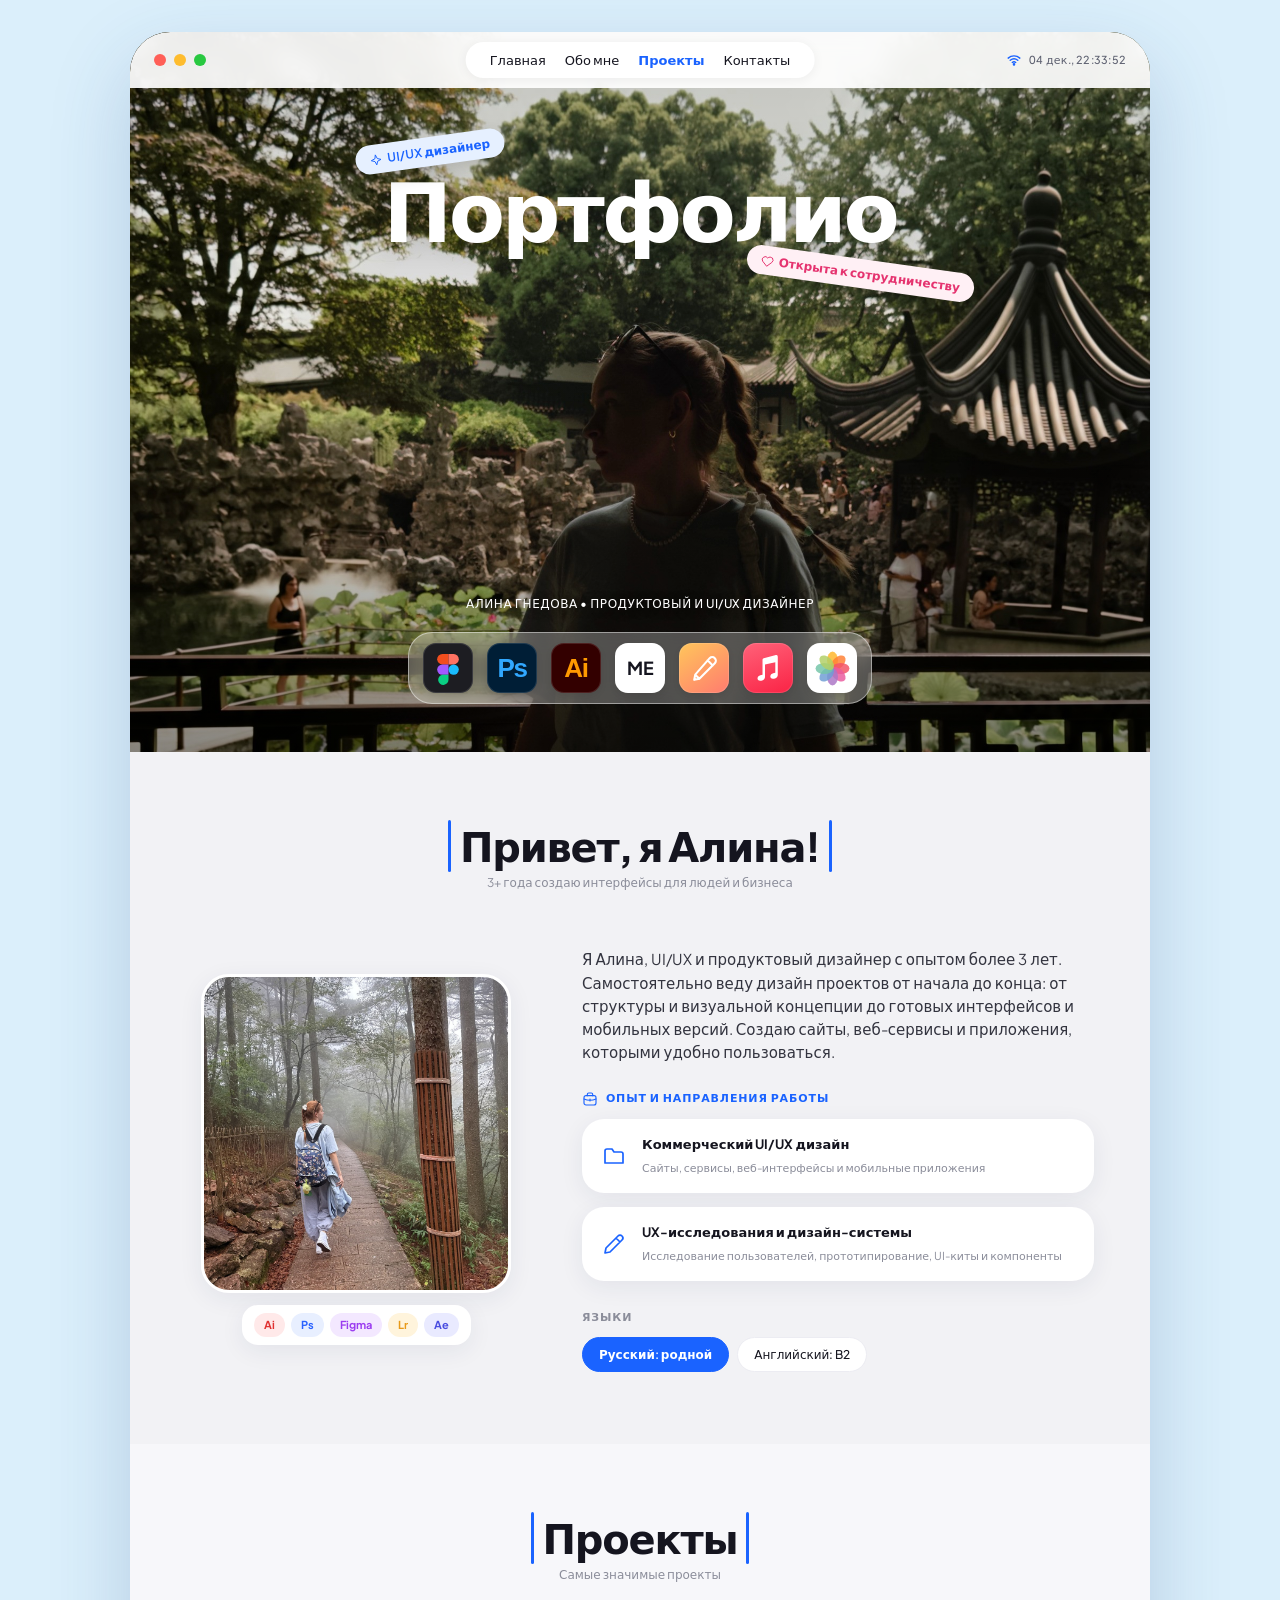
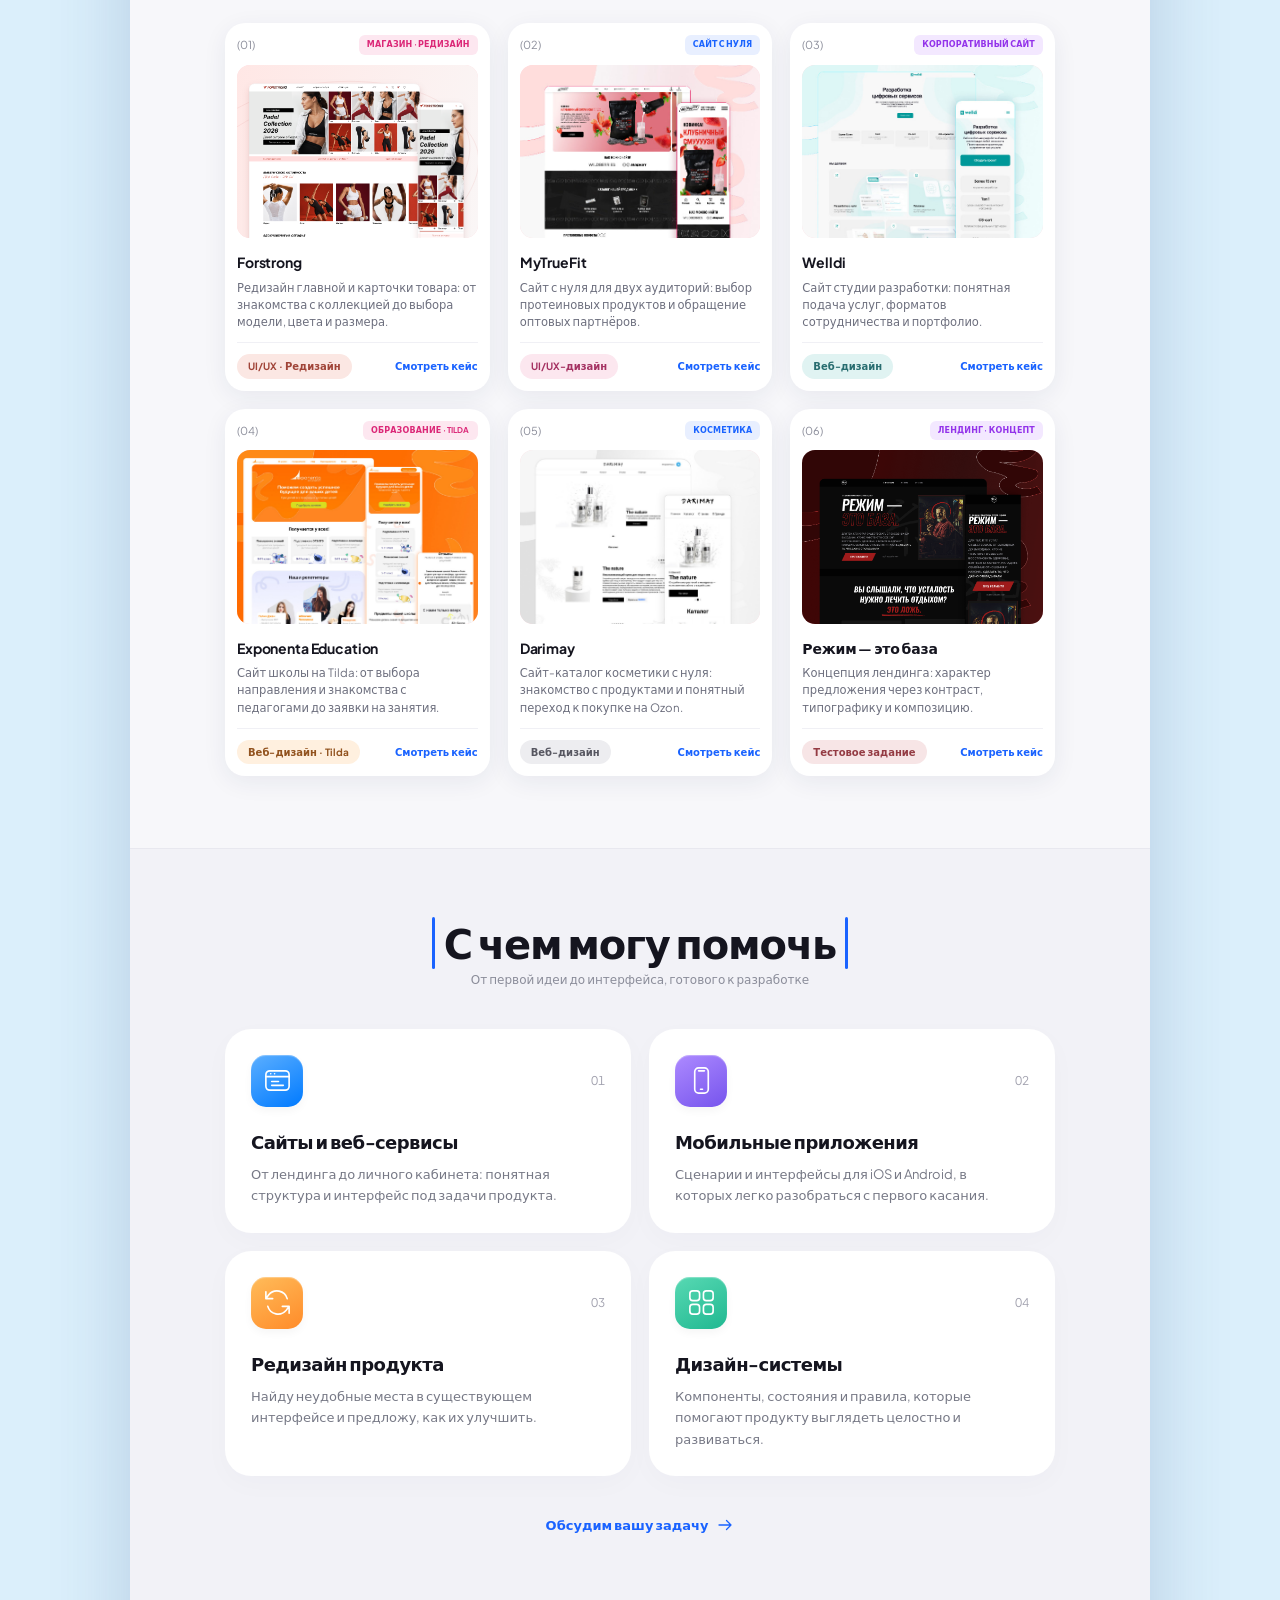
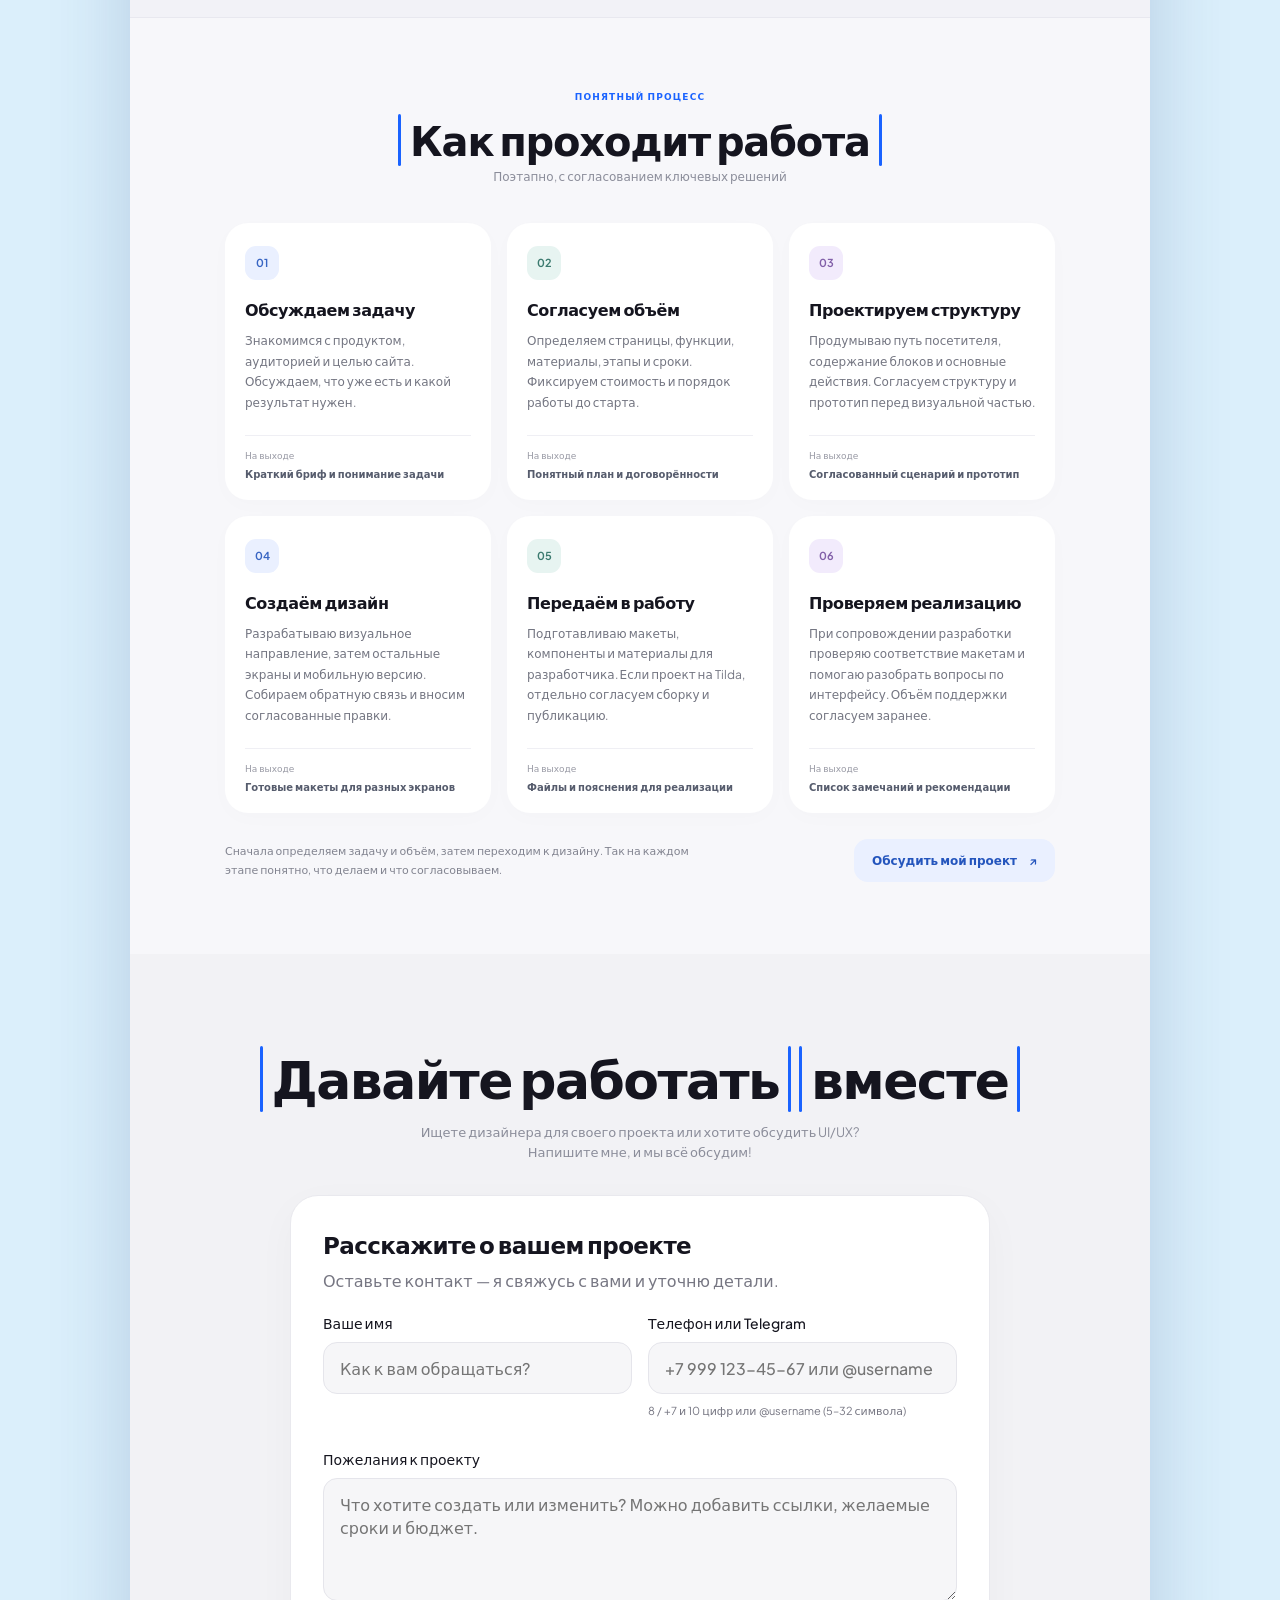
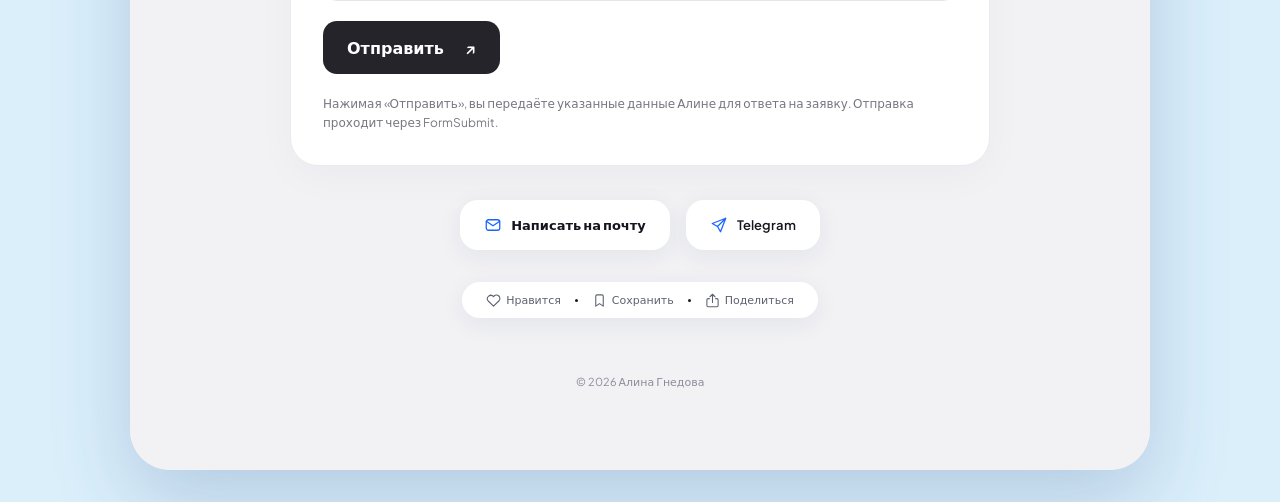
<file: index.html>
<!DOCTYPE html>

<html lang="ru">
<head>
<meta charset="utf-8"/>
<meta content="width=device-width, initial-scale=1" name="viewport"/>
<title>Алина Гнедова | UI/UX и продуктовый дизайнер</title>
<meta content="Алина Гнедова, UI/UX и продуктовый дизайнер с опытом более 3 лет. Сайты, веб-сервисы и мобильные приложения." name="description"/>
<link href="https://fonts.googleapis.com" rel="preconnect"/>
<link crossorigin="" href="https://fonts.gstatic.com" rel="preconnect"/>
<link href="https://fonts.googleapis.com/css2?family=Plus+Jakarta+Sans:wght@400;500;600;700;800&amp;display=swap&amp;subset=cyrillic" rel="stylesheet"/>
<link href="style.css" rel="stylesheet"/>
<link rel="stylesheet" href="contact.css"><script src="contact.js" defer></script></head>
<body>
<div class="window">
<!-- Верхняя панель -->
<header class="topbar">
<div aria-hidden="true" class="dots">
<span style="background:#ff5f57"></span>
<span style="background:#febc2e"></span>
<span style="background:#28c840"></span>
</div>
<nav aria-label="Навигация" class="nav">
<a href="#home">Главная</a>
<a href="#about">Обо мне</a>
<a class="active" href="#projects">Проекты</a>
<a href="#contact">Контакты</a>
</nav>
<div class="status">
<svg fill="none" height="14" stroke="currentColor" stroke-linecap="round" stroke-width="2.4" viewbox="0 0 24 24" width="14"><path d="M2 8.8a15 15 0 0 1 20 0M5.5 12.5a10 10 0 0 1 13 0M9 16.2a5 5 0 0 1 6 0"></path><circle cx="12" cy="19.5" fill="currentColor" r="1"></circle></svg>
<time data-live-clock title="Московское время">Московское время</time>
</div>
</header>
<!-- Hero -->
<section class="hero" id="home">
<div class="hero-content">
<span class="badge badge-role"><svg aria-hidden="true" class="ui-icon" fill="none" stroke="currentColor" stroke-linecap="round" stroke-linejoin="round" stroke-width="1.7" viewbox="0 0 24 24"><path d="m12 3 2.5 6.5L21 12l-6.5 2.5L12 21l-2.5-6.5L3 12l6.5-2.5Z"></path></svg> UI/UX дизайнер</span>
<h1>Портфолио</h1>
<span class="badge badge-love"><svg aria-hidden="true" class="ui-icon" fill="none" stroke="currentColor" stroke-linecap="round" stroke-linejoin="round" stroke-width="1.7" viewbox="0 0 24 24"><path d="M20.5 4.8a5.5 5.5 0 0 0-8.5 1 5.5 5.5 0 0 0-8.5 7L12 21l8.5-8.2a5.5 5.5 0 0 0 0-8Z"></path></svg> Открыта к сотрудничеству</span>
</div>
<p class="hero-sub">Алина Гнедова • Продуктовый и UI/UX дизайнер</p>
<div aria-label="Инструменты и вдохновение" class="dock">
<span aria-label="Figma" class="app app-figma" role="img" title="Figma"><svg aria-hidden="true" class="dock-symbol" fill="none" viewbox="0 0 32 32"><path d="M10 2h6v10h-6a5 5 0 0 1 0-10Z" fill="#F24E1E"></path><path d="M16 2h5a5 5 0 0 1 0 10h-5Z" fill="#FF7262"></path><path d="M10 12h6v10h-6a5 5 0 0 1 0-10Z" fill="#A259FF"></path><circle cx="21" cy="17" fill="#1ABCFE" r="5"></circle><path d="M10 22h6v5a5 5 0 1 1-6-5Z" fill="#0ACF83"></path></svg></span>
<span aria-label="Adobe Photoshop" class="app app-photoshop" role="img" title="Adobe Photoshop"><span class="adobe-mark">Ps</span></span>
<span aria-label="Adobe Illustrator" class="app app-illustrator" role="img" title="Adobe Illustrator"><span class="adobe-mark">Ai</span></span>
<span aria-label="ME" class="app app-me" role="img" title="ME">ME</span>
<span aria-label="Рисование" class="app app-drawing" role="img" title="Рисование"><svg aria-hidden="true" class="dock-symbol" fill="none" viewbox="0 0 32 32"><g stroke="currentColor" stroke-linecap="round" stroke-linejoin="round" stroke-width="2"><path d="m7 22-1 5 5-1L26 11a3.5 3.5 0 0 0-5-5ZM19 8l5 5M7 22l4 4"></path></g></svg></span>
<span aria-label="Музыка" class="app app-music" role="img" title="Музыка"><svg aria-hidden="true" class="dock-symbol" fill="none" viewbox="0 0 32 32"><path d="M25 4.5v17.7c0 2.5-3.2 4.3-5.6 3.5-2.6-.8-2-4.4 1.1-5.2l2.1-.5V10l-10 2v12.2c0 2.5-3.2 4.3-5.6 3.5-2.6-.8-2-4.4 1.1-5.2l2.1-.5V7.5a1.5 1.5 0 0 1 1.2-1.4L23.2 3a1.5 1.5 0 0 1 1.8 1.5Z" fill="currentColor"></path></svg></span>
<span aria-label="Фото" class="app app-photos" role="img" title="Фото"><svg aria-hidden="true" class="dock-symbol" fill="none" viewbox="0 0 32 32"><ellipse cx="16" cy="9.3" fill="#ffb62b" fill-opacity=".84" rx="4.5" ry="7.2" transform="rotate(0 16 16)"></ellipse><ellipse cx="16" cy="9.3" fill="#ff8134" fill-opacity=".84" rx="4.5" ry="7.2" transform="rotate(45 16 16)"></ellipse><ellipse cx="16" cy="9.3" fill="#f35466" fill-opacity=".84" rx="4.5" ry="7.2" transform="rotate(90 16 16)"></ellipse><ellipse cx="16" cy="9.3" fill="#e95b9e" fill-opacity=".84" rx="4.5" ry="7.2" transform="rotate(135 16 16)"></ellipse><ellipse cx="16" cy="9.3" fill="#ac76c6" fill-opacity=".84" rx="4.5" ry="7.2" transform="rotate(180 16 16)"></ellipse><ellipse cx="16" cy="9.3" fill="#6f9dd4" fill-opacity=".84" rx="4.5" ry="7.2" transform="rotate(225 16 16)"></ellipse><ellipse cx="16" cy="9.3" fill="#73c5a8" fill-opacity=".84" rx="4.5" ry="7.2" transform="rotate(270 16 16)"></ellipse><ellipse cx="16" cy="9.3" fill="#b2cf67" fill-opacity=".84" rx="4.5" ry="7.2" transform="rotate(315 16 16)"></ellipse></svg></span>
</div>
</section>
<!-- Обо мне -->
<section class="section section-about" id="about">
<h2 class="title"><span>Привет, я Алина!</span></h2>
<p class="subtitle">3+ года создаю интерфейсы для людей и бизнеса</p>
<div class="about">
<div class="about-photo">
<div aria-label="Алина на лесной тропе" class="photo-frame" role="img"></div>
<div class="tools">
<span style="color:#e03131;background:#ffe9e9">Ai</span>
<span style="color:#2a62ff;background:#e8efff">Ps</span>
<span style="color:#9b3df0;background:#f3e8ff">Figma</span>
<span style="color:#e89a1a;background:#fff4dc">Lr</span>
<span style="color:#4a4de0;background:#e9eaff">Ae</span>
</div>
</div>
<div class="about-text">
<p class="lead">Я Алина, UI/UX и продуктовый дизайнер с опытом более 3 лет. Самостоятельно веду дизайн проектов от начала до конца: от структуры и визуальной концепции до готовых интерфейсов и мобильных версий. Создаю сайты, веб-сервисы и приложения, которыми удобно пользоваться.</p>
<h3 class="label"><svg aria-hidden="true" class="ui-icon" fill="none" stroke="currentColor" stroke-linecap="round" stroke-linejoin="round" stroke-width="1.7" viewbox="0 0 24 24"><rect height="14" rx="3" width="18" x="3" y="7"></rect><path d="M8 7V5a2 2 0 0 1 2-2h4a2 2 0 0 1 2 2v2M3 12a24 24 0 0 0 18 0M12 12v3"></path></svg> Опыт и направления работы</h3>
<div class="info-card">
<span class="icon"><svg aria-hidden="true" class="ui-icon" fill="none" stroke="currentColor" stroke-linecap="round" stroke-linejoin="round" stroke-width="1.7" viewbox="0 0 24 24"><path d="M3 7a2 2 0 0 1 2-2h5l2 3h7a2 2 0 0 1 2 2v9H3Z"></path></svg></span>
<div>
<strong>Коммерческий UI/UX дизайн</strong>
<small>Сайты, сервисы, веб-интерфейсы и мобильные приложения</small>
</div>
</div>
<div class="info-card">
<span class="icon"><svg aria-hidden="true" class="ui-icon" fill="none" stroke="currentColor" stroke-linecap="round" stroke-linejoin="round" stroke-width="1.7" viewbox="0 0 24 24"><path d="m4 16-1 5 5-1L20 8a2.8 2.8 0 0 0-4-4ZM14 6l4 4"></path></svg></span>
<div>
<strong>UX-исследования и дизайн-системы</strong>
<small>Исследование пользователей, прототипирование, UI-киты и компоненты</small>
</div>
</div>
<h3 class="label label-lang">Языки</h3>
<div class="langs">
<span class="lang lang-main">Русский: родной</span>
<span class="lang">Английский: B2</span>
</div>
</div>
</div>
</section>
<!-- Проекты -->
<section class="section section-projects" id="projects">
<h2 class="title"><span>Проекты</span></h2>
<p class="subtitle">Самые значимые проекты</p>
<div class="cards">
<a class="card" href="cases/forstrong/index.html">
<div class="card-top"><span class="num">(01)</span><span class="tag tag-pink">МАГАЗИН · РЕДИЗАЙН</span></div>
<div class="preview mytruefit-preview"><img alt="Forstrong — редизайн магазина спортивной одежды" loading="lazy" src="img/forstrong/main-presentation.svg"/></div>
<h3>Forstrong</h3>
<p>Редизайн главной и карточки товара: от знакомства с коллекцией до выбора модели, цвета и размера.</p>
<div class="card-foot"><span class="pill pill-pink" style="background:#fbe7e3;color:#a04438">UI/UX · Редизайн</span><span class="case-cta">Смотреть кейс</span></div>
</a>
<a class="card" href="cases/mytruefit/index.html">
<div class="card-top"><span class="num">(02)</span><span class="tag tag-blue">САЙТ С НУЛЯ</span></div>
<div class="preview mytruefit-preview"><img alt="MyTrueFit — дизайн сайта протеиновых продуктов" loading="lazy" src="img/mytruefit.jpg"/></div>
<h3>MyTrueFit</h3>
<p>Сайт с нуля для двух аудиторий: выбор протеиновых продуктов и обращение оптовых партнёров.</p>
<div class="card-foot"><span class="pill pill-orange" style="background:#fce7ef;color:#a53262">UI/UX-дизайн</span><span class="case-cta">Смотреть кейс</span></div>
</a>
<a class="card" href="cases/welldi/index.html">
<div class="card-top"><span class="num">(03)</span><span class="tag tag-purple">КОРПОРАТИВНЫЙ САЙТ</span></div>
<div class="preview mytruefit-preview welldi-preview"><img alt="Welldi — дизайн сайта студии разработки" loading="lazy" src="img/welldi.jpg"/></div>
<h3>Welldi</h3>
<p>Сайт студии разработки: понятная подача услуг, форматов сотрудничества и портфолио.</p>
<div class="card-foot"><span class="pill pill-green" style="background:#e0f3f2;color:#286d70">Веб-дизайн</span><span class="case-cta">Смотреть кейс</span></div>
</a>
<a class="card" href="cases/exponenta/index.html">
<div class="card-top"><span class="num">(04)</span><span class="tag tag-pink">ОБРАЗОВАНИЕ · TILDA</span></div>
<div class="preview mytruefit-preview"><img alt="Exponenta Education — сайт школы на Tilda" loading="lazy" src="img/exponenta.jpg"/></div>
<h3>Exponenta Education</h3>
<p>Сайт школы на Tilda: от выбора направления и знакомства с педагогами до заявки на занятия.</p>
<div class="card-foot"><span class="pill pill-pink" style="background:#fff0df;color:#92531f">Веб-дизайн · Tilda</span><span class="case-cta">Смотреть кейс</span></div>
</a>
<a class="card" href="cases/darimay/index.html">
<div class="card-top"><span class="num">(05)</span><span class="tag tag-blue">КОСМЕТИКА</span></div>
<div class="preview mytruefit-preview"><img alt="Darimay — обложка проекта" loading="lazy" src="img/darimay.jpg"/></div>
<h3>Darimay</h3>
<p>Сайт-каталог косметики с нуля: знакомство с продуктами и понятный переход к покупке на Ozon.</p>
<div class="card-foot"><span class="pill pill-orange" style="background:#ededf0;color:#565660">Веб-дизайн</span><span class="case-cta">Смотреть кейс</span></div>
</a>
<a class="card" href="cases/regime/index.html">
<div class="card-top"><span class="num">(06)</span><span class="tag tag-purple">ЛЕНДИНГ · КОНЦЕПТ</span></div>
<div class="preview mytruefit-preview"><img alt="Режим — это база — обложка проекта" loading="lazy" src="img/regime.png"/></div>
<h3>Режим — это база</h3>
<p>Концепция лендинга: характер предложения через контраст, типографику и композицию.</p>
<div class="card-foot"><span class="pill pill-green" style="background:#f7e5e6;color:#943b43">Тестовое задание</span><span class="case-cta">Смотреть кейс</span></div>
</a>
</div>
</section>
<section aria-labelledby="services-title" class="section section-services" id="services">
<h2 class="title" id="services-title"><span>С чем могу помочь</span></h2>
<p class="subtitle">От первой идеи до интерфейса, готового к разработке</p>
<div class="services-grid">
<article class="service-card">
<div class="service-top"><span class="service-app service-web"><svg aria-hidden="true" class="service-symbol" fill="none" viewbox="0 0 32 32"><g stroke="currentColor" stroke-linecap="round" stroke-linejoin="round" stroke-width="1.7"><rect height="20" rx="4" width="24" x="4" y="6"></rect><path d="M4 12h24M9 9h.01M13 9h.01M10 17h7m-7 4h12"></path></g></svg></span><span class="service-number">01</span></div>
<h3>Сайты и веб-сервисы</h3><p>От лендинга до личного кабинета: понятная структура и интерфейс под задачи продукта.</p>
</article>
<article class="service-card">
<div class="service-top"><span class="service-app service-mobile"><svg aria-hidden="true" class="service-symbol" fill="none" viewbox="0 0 32 32"><g stroke="currentColor" stroke-linecap="round" stroke-linejoin="round" stroke-width="1.7"><rect height="26" rx="4" width="14" x="9" y="3"></rect><path d="M13 6h6M15 25h2"></path></g></svg></span><span class="service-number">02</span></div>
<h3>Мобильные приложения</h3><p>Сценарии и интерфейсы для iOS и Android, в которых легко разобраться с первого касания.</p>
</article>
<article class="service-card">
<div class="service-top"><span class="service-app service-redesign"><svg aria-hidden="true" class="service-symbol" fill="none" viewbox="0 0 32 32"><g stroke="currentColor" stroke-linecap="round" stroke-linejoin="round" stroke-width="1.7"><path d="M26 12a11 11 0 0 0-19-4L4 12m0-7v7h7M6 20a11 11 0 0 0 19 4l3-4m0 7v-7h-7"></path></g></svg></span><span class="service-number">03</span></div>
<h3>Редизайн продукта</h3><p>Найду неудобные места в существующем интерфейсе и предложу, как их улучшить.</p>
</article>
<article class="service-card">
<div class="service-top"><span class="service-app service-system"><svg aria-hidden="true" class="service-symbol" fill="none" viewbox="0 0 32 32"><g stroke="currentColor" stroke-linecap="round" stroke-linejoin="round" stroke-width="1.7"><rect height="10" rx="3" width="10" x="4" y="4"></rect><rect height="10" rx="3" width="10" x="18" y="4"></rect><rect height="10" rx="3" width="10" x="4" y="18"></rect><rect height="10" rx="3" width="10" x="18" y="18"></rect></g></svg></span><span class="service-number">04</span></div>
<h3>Дизайн-системы</h3><p>Компоненты, состояния и правила, которые помогают продукту выглядеть целостно и развиваться.</p>
</article>
</div>
<a class="services-link" href="#contact">Обсудим вашу задачу <svg aria-hidden="true" class="ui-icon" fill="none" stroke="currentColor" stroke-linecap="round" stroke-linejoin="round" stroke-width="1.7" viewbox="0 0 24 24"><path d="M4 12h16m-6-6 6 6-6 6"></path></svg></a>
</section>
<section class="section section-workflow" id="workflow" aria-labelledby="workflow-title">
<div class="workflow-heading"><span class="workflow-kicker">ПОНЯТНЫЙ ПРОЦЕСС</span><h2 class="title" id="workflow-title"><span>Как проходит работа</span></h2><p class="subtitle">Поэтапно, с согласованием ключевых решений</p></div>
<div class="workflow-grid">
<article class="workflow-card"><span class="workflow-number">01</span><h3>Обсуждаем задачу</h3><p>Знакомимся с продуктом, аудиторией и целью сайта. Обсуждаем, что уже есть и какой результат нужен.</p><div class="workflow-result"><span>На выходе</span><strong>Краткий бриф и понимание задачи</strong></div></article><article class="workflow-card"><span class="workflow-number">02</span><h3>Согласуем объём</h3><p>Определяем страницы, функции, материалы, этапы и сроки. Фиксируем стоимость и порядок работы до старта.</p><div class="workflow-result"><span>На выходе</span><strong>Понятный план и договорённости</strong></div></article><article class="workflow-card"><span class="workflow-number">03</span><h3>Проектируем структуру</h3><p>Продумываю путь посетителя, содержание блоков и основные действия. Согласуем структуру и прототип перед визуальной частью.</p><div class="workflow-result"><span>На выходе</span><strong>Согласованный сценарий и прототип</strong></div></article><article class="workflow-card"><span class="workflow-number">04</span><h3>Создаём дизайн</h3><p>Разрабатываю визуальное направление, затем остальные экраны и мобильную версию. Собираем обратную связь и вносим согласованные правки.</p><div class="workflow-result"><span>На выходе</span><strong>Готовые макеты для разных экранов</strong></div></article><article class="workflow-card"><span class="workflow-number">05</span><h3>Передаём в работу</h3><p>Подготавливаю макеты, компоненты и материалы для разработчика. Если проект на Tilda, отдельно согласуем сборку и публикацию.</p><div class="workflow-result"><span>На выходе</span><strong>Файлы и пояснения для реализации</strong></div></article><article class="workflow-card"><span class="workflow-number">06</span><h3>Проверяем реализацию</h3><p>При сопровождении разработки проверяю соответствие макетам и помогаю разобрать вопросы по интерфейсу. Объём поддержки согласуем заранее.</p><div class="workflow-result"><span>На выходе</span><strong>Список замечаний и рекомендации</strong></div></article></div><div class="workflow-bottom"><p>Сначала определяем задачу и объём, затем переходим к дизайну. Так на каждом этапе понятно, что делаем и что согласовываем.</p><a href="mailto:alinagnedova809@mail.ru" class="workflow-cta">Обсудить мой проект <span aria-hidden="true">↗</span></a></div></section>
<!-- Контакты -->
<section class="section section-contact" id="contact">
<h2 class="title title-big"><span>Давайте работать</span> <span>вместе</span></h2>
<p class="subtitle subtitle-contact">Ищете дизайнера для своего проекта или хотите обсудить UI/UX?<br/>Напишите мне, и мы всё обсудим!</p>
<form class="project-form" action="https://formsubmit.co/alinagnedova809@mail.ru" method="POST">
<div class="form-heading"><h3>Расскажите о вашем проекте</h3><p>Оставьте контакт — я свяжусь с вами и уточню детали.</p></div>
<input type="hidden" name="_subject" value="Новая заявка с портфолио Алины">
<input type="hidden" name="_template" value="table">
<input type="text" name="_honey" class="form-trap" tabindex="-1" autocomplete="off" aria-hidden="true">
<div class="form-row"><label for="project-name">Ваше имя<input id="project-name" name="Имя" autocomplete="name" placeholder="Как к вам обращаться?" maxlength="100" required></label>
<label for="project-contact">Телефон или Telegram<input id="project-contact" name="Контакт" placeholder="+7 999 123-45-67 или @username" maxlength="50" required pattern="(?:(?:8|\+7)(?:[ \(\)\-]*[0-9]){10}[ \(\)\-]*|@[A-Za-z][A-Za-z0-9_]{4,31})" aria-describedby="contact-hint contact-error" title="Номер: 8 или +7 и ещё 10 цифр. Telegram: @ и имя из 5–32 латинских букв, цифр или подчёркиваний, начиная с буквы."><span id="contact-hint" class="contact-hint">8 / +7 и 10 цифр или @username (5–32 символа)</span><span id="contact-error" class="contact-error" aria-live="polite"></span></label></div>
<label for="project-message">Пожелания к проекту<textarea id="project-message" name="Пожелания" rows="4" placeholder="Что хотите создать или изменить? Можно добавить ссылки, желаемые сроки и бюджет." maxlength="5000" required></textarea></label>
<button type="submit" class="form-submit">Отправить <span aria-hidden="true">↗</span></button>
<p class="form-note">Нажимая «Отправить», вы передаёте указанные данные Алине для ответа на заявку. Отправка проходит через FormSubmit.</p>
</form>
<div class="buttons">
<a class="btn" href="mailto:alinagnedova809@mail.ru"><svg aria-hidden="true" class="ui-icon" fill="none" stroke="currentColor" stroke-linecap="round" stroke-linejoin="round" stroke-width="1.7" viewbox="0 0 24 24"><rect height="14" rx="3" width="18" x="3" y="5"></rect><path d="m3 7 9 6 9-6"></path></svg> Написать на почту</a>
<a class="btn" href="https://t.me/alinagned" rel="noopener" target="_blank"><svg aria-hidden="true" class="ui-icon" fill="none" stroke="currentColor" stroke-linecap="round" stroke-linejoin="round" stroke-width="1.7" viewbox="0 0 24 24"><path d="m21 3-7 18-4-7-7-4Z M10 14 21 3"></path></svg> Telegram</a>
</div>
<div class="actions">
<span><svg aria-hidden="true" class="ui-icon" fill="none" stroke="currentColor" stroke-linecap="round" stroke-linejoin="round" stroke-width="1.7" viewbox="0 0 24 24"><path d="M20.5 4.8a5.5 5.5 0 0 0-8.5 1 5.5 5.5 0 0 0-8.5 7L12 21l8.5-8.2a5.5 5.5 0 0 0 0-8Z"></path></svg> Нравится</span><i></i><span><svg aria-hidden="true" class="ui-icon" fill="none" stroke="currentColor" stroke-linecap="round" stroke-linejoin="round" stroke-width="1.7" viewbox="0 0 24 24"><path d="M6 21V5a2 2 0 0 1 2-2h8a2 2 0 0 1 2 2v16l-6-4Z"></path></svg> Сохранить</span><i></i><span><svg aria-hidden="true" class="ui-icon" fill="none" stroke="currentColor" stroke-linecap="round" stroke-linejoin="round" stroke-width="1.7" viewbox="0 0 24 24"><path d="M12 15V2m-4 4 4-4 4 4M7 9H5a2 2 0 0 0-2 2v9a2 2 0 0 0 2 2h14a2 2 0 0 0 2-2v-9a2 2 0 0 0-2-2h-2"></path></svg> Поделиться</span>
</div>
<footer class="footer">© 2026 Алина Гнедова</footer>
</section>
</div>
</body>
</html>
</file>
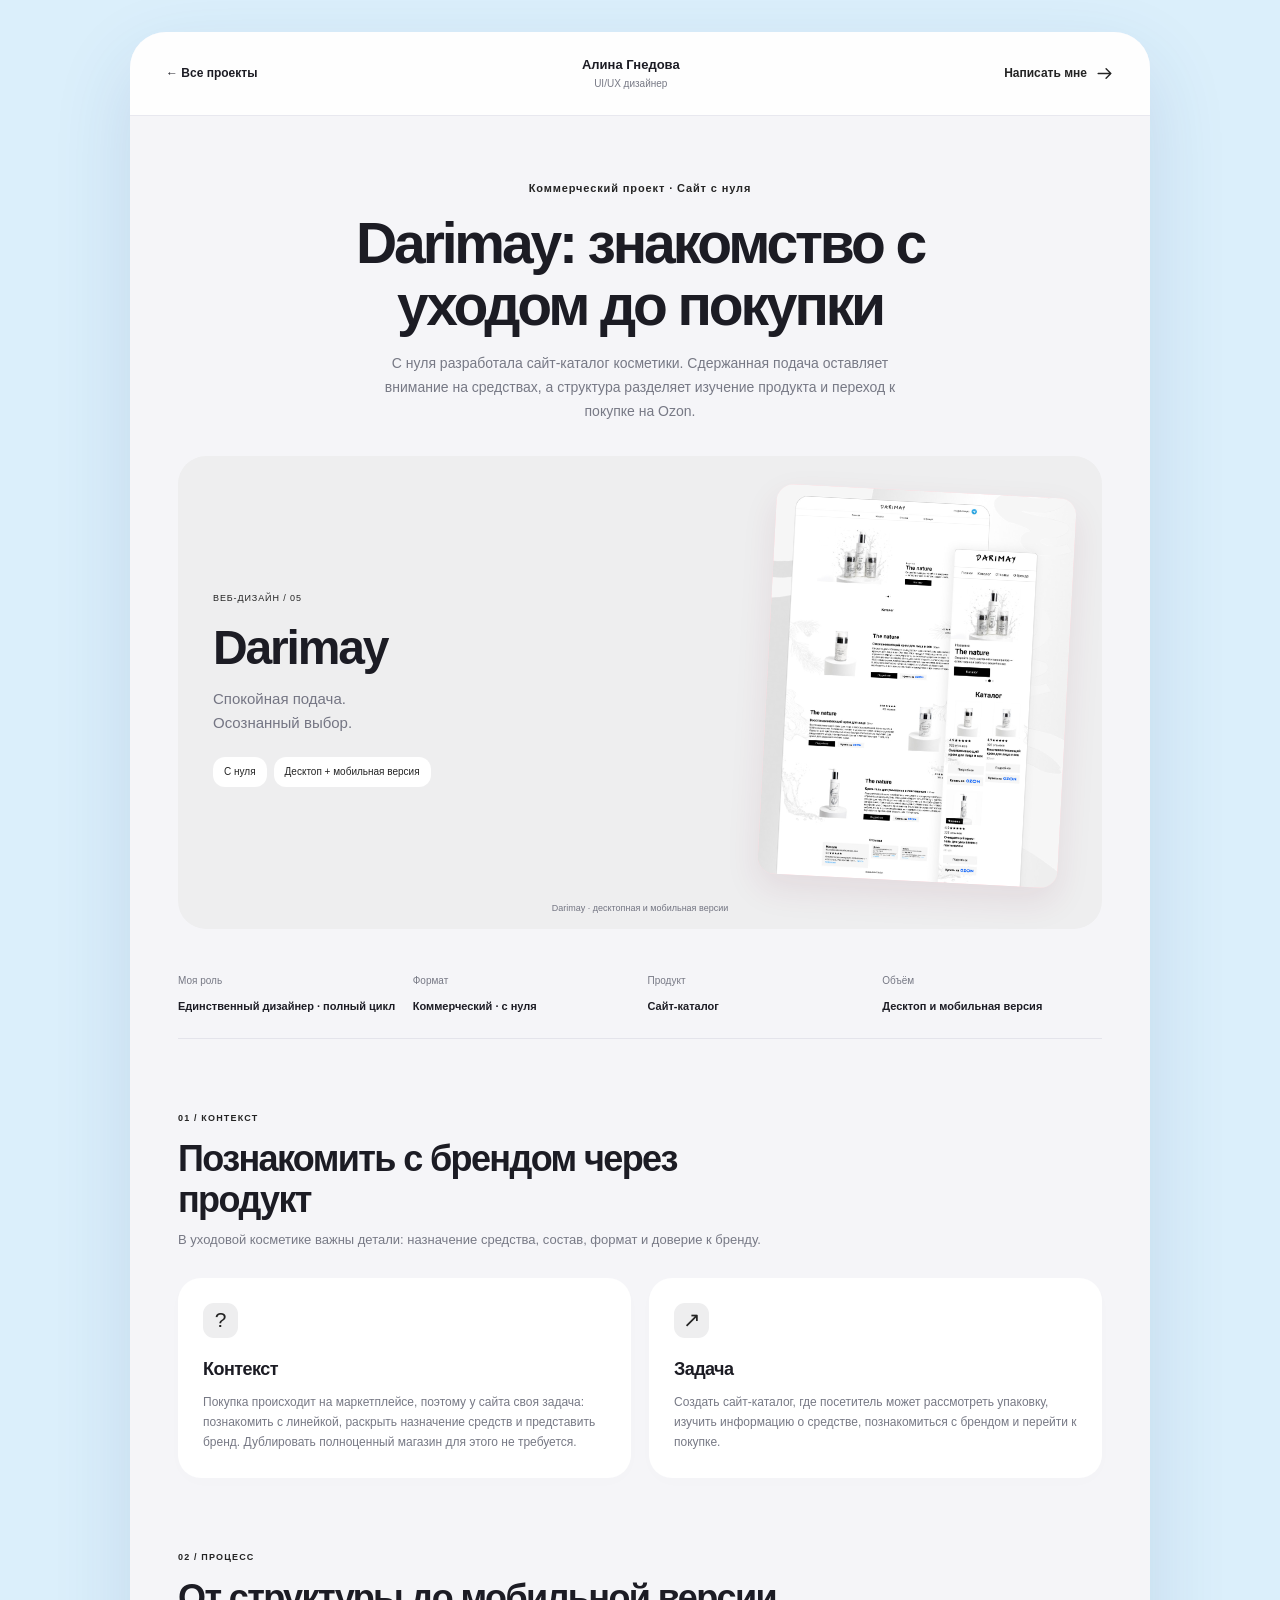
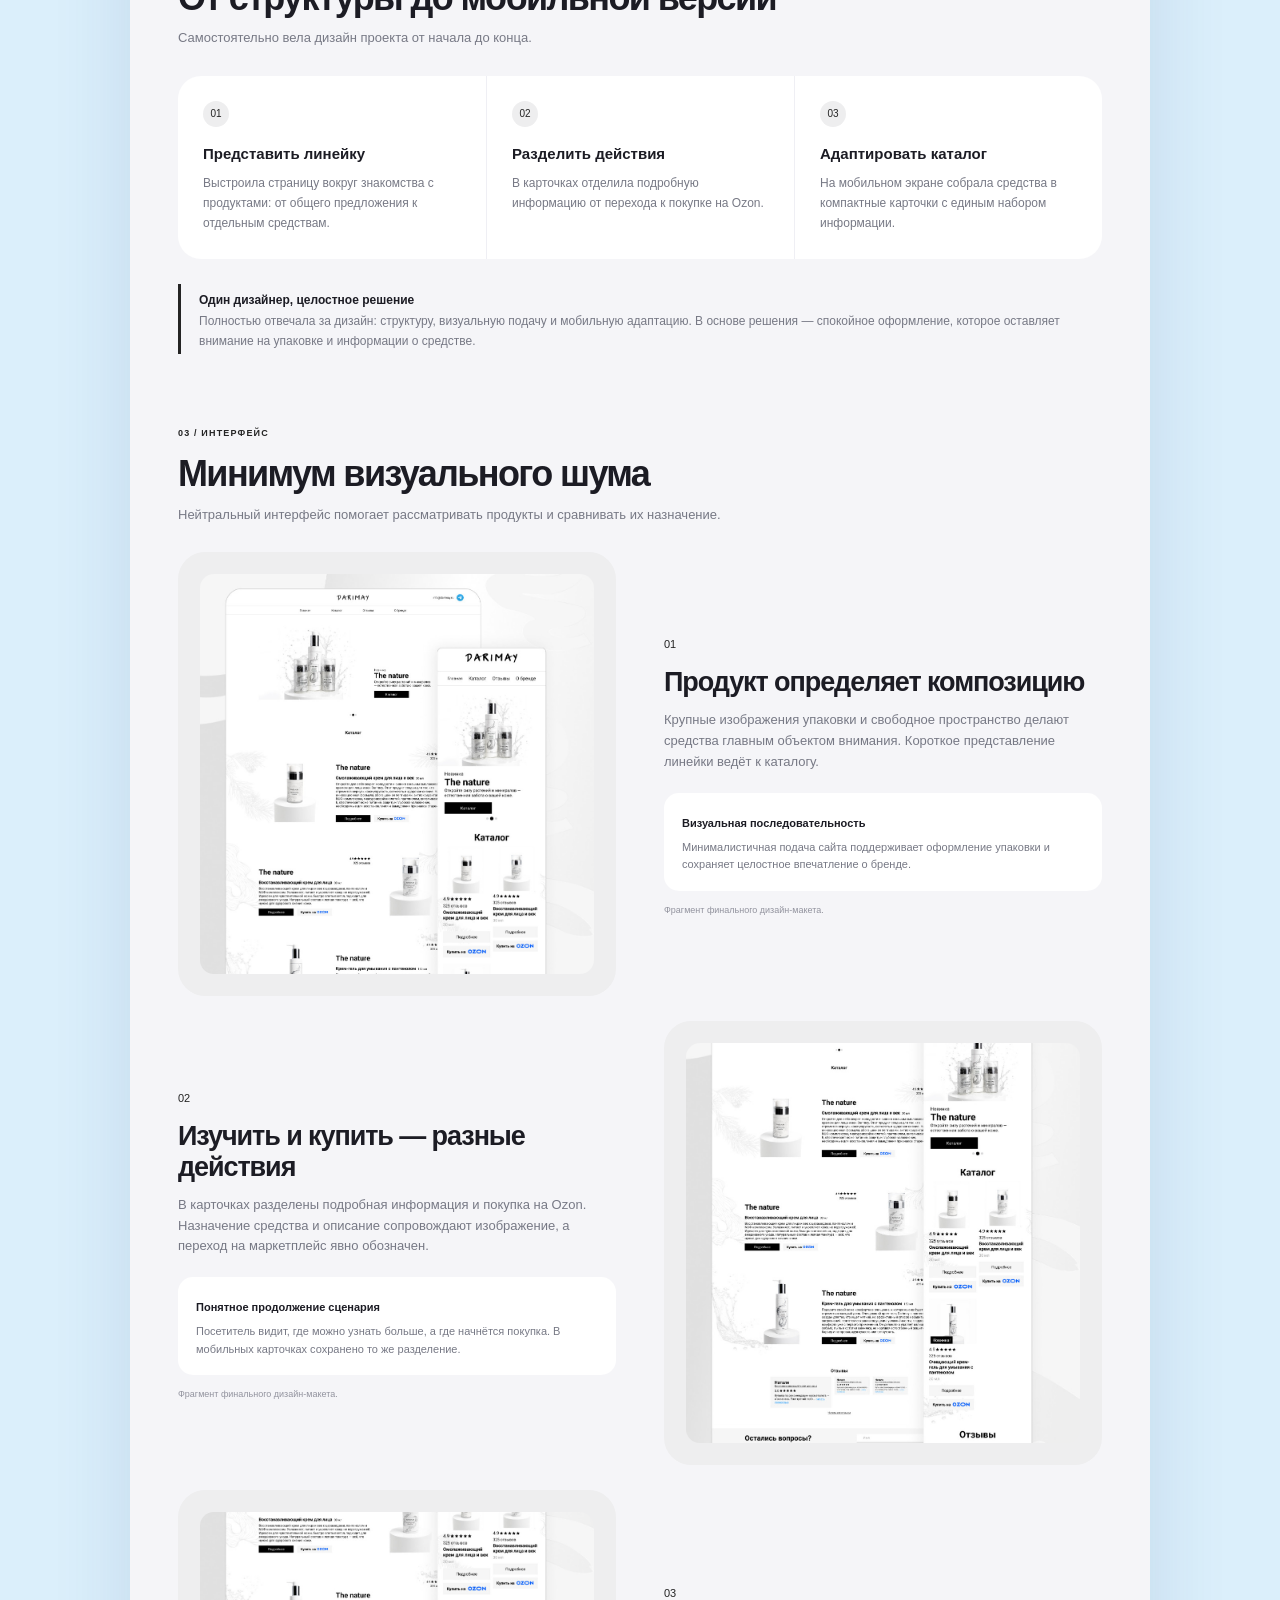
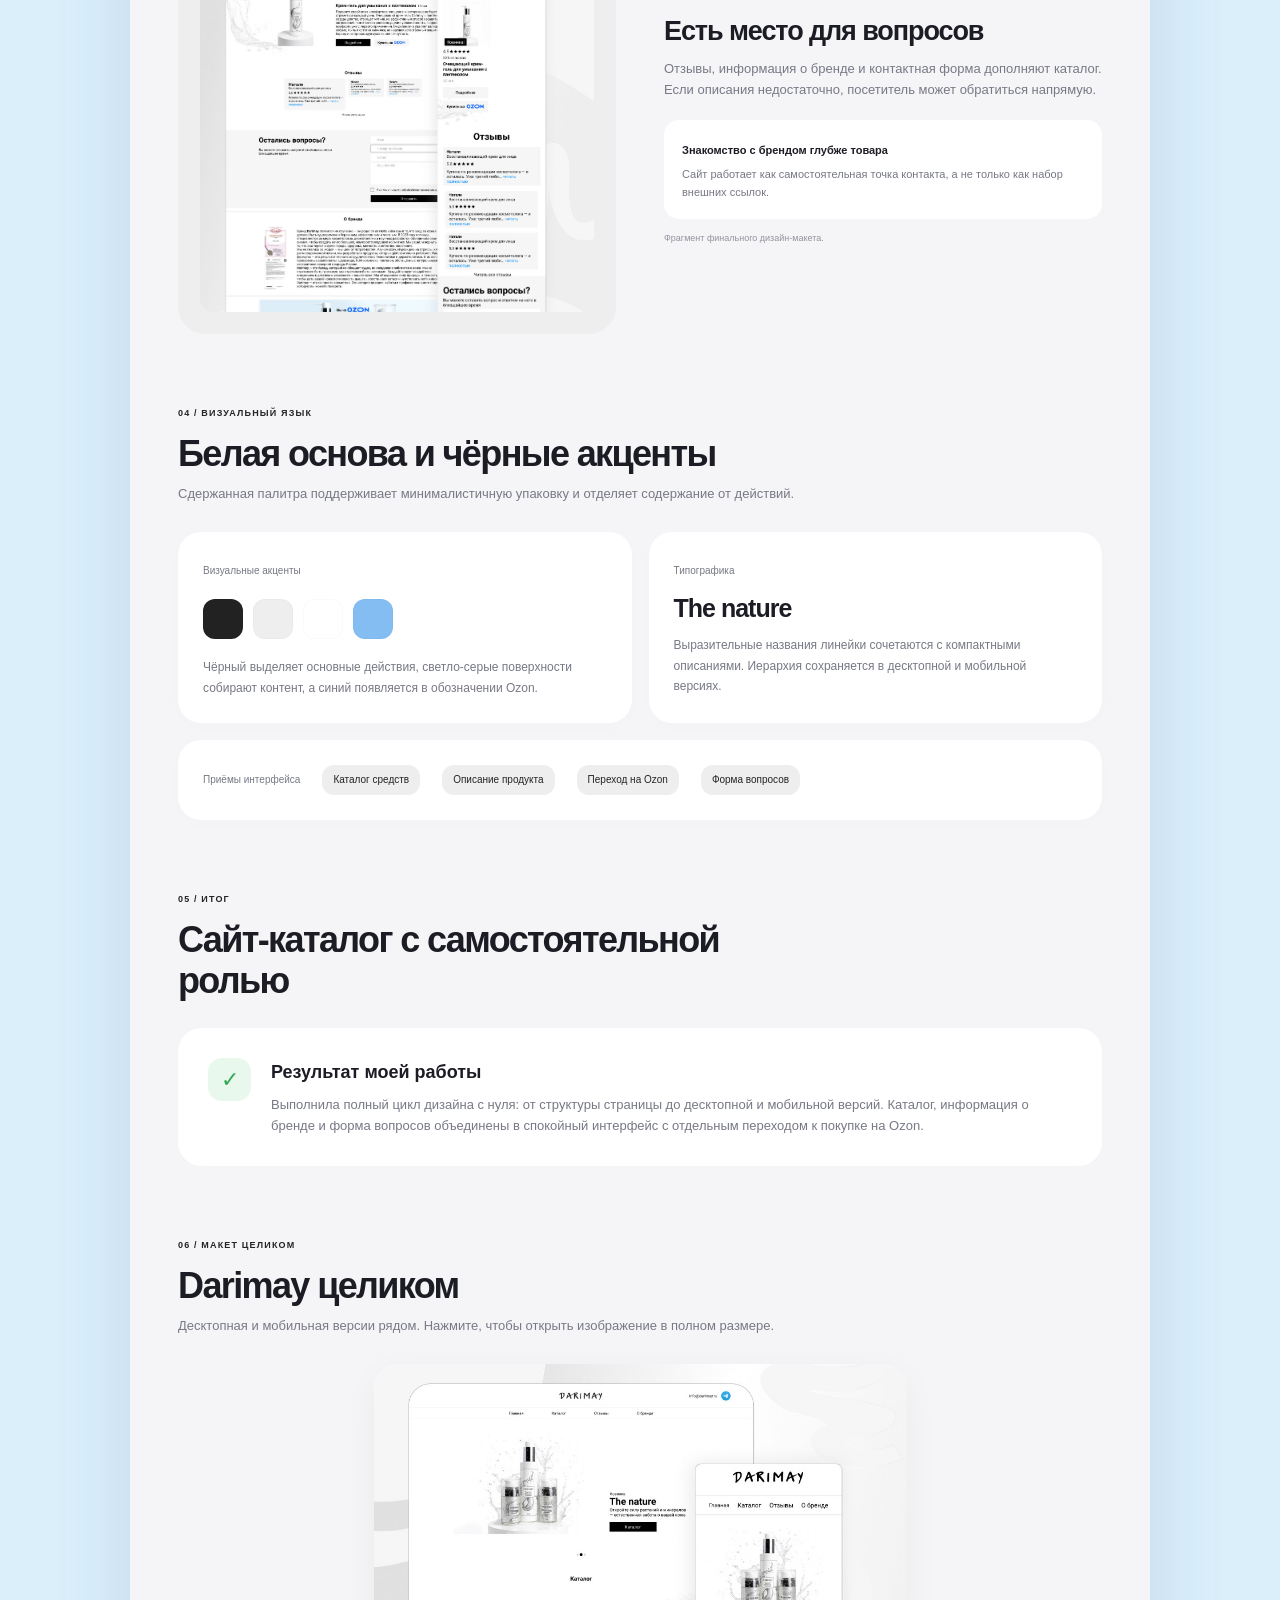
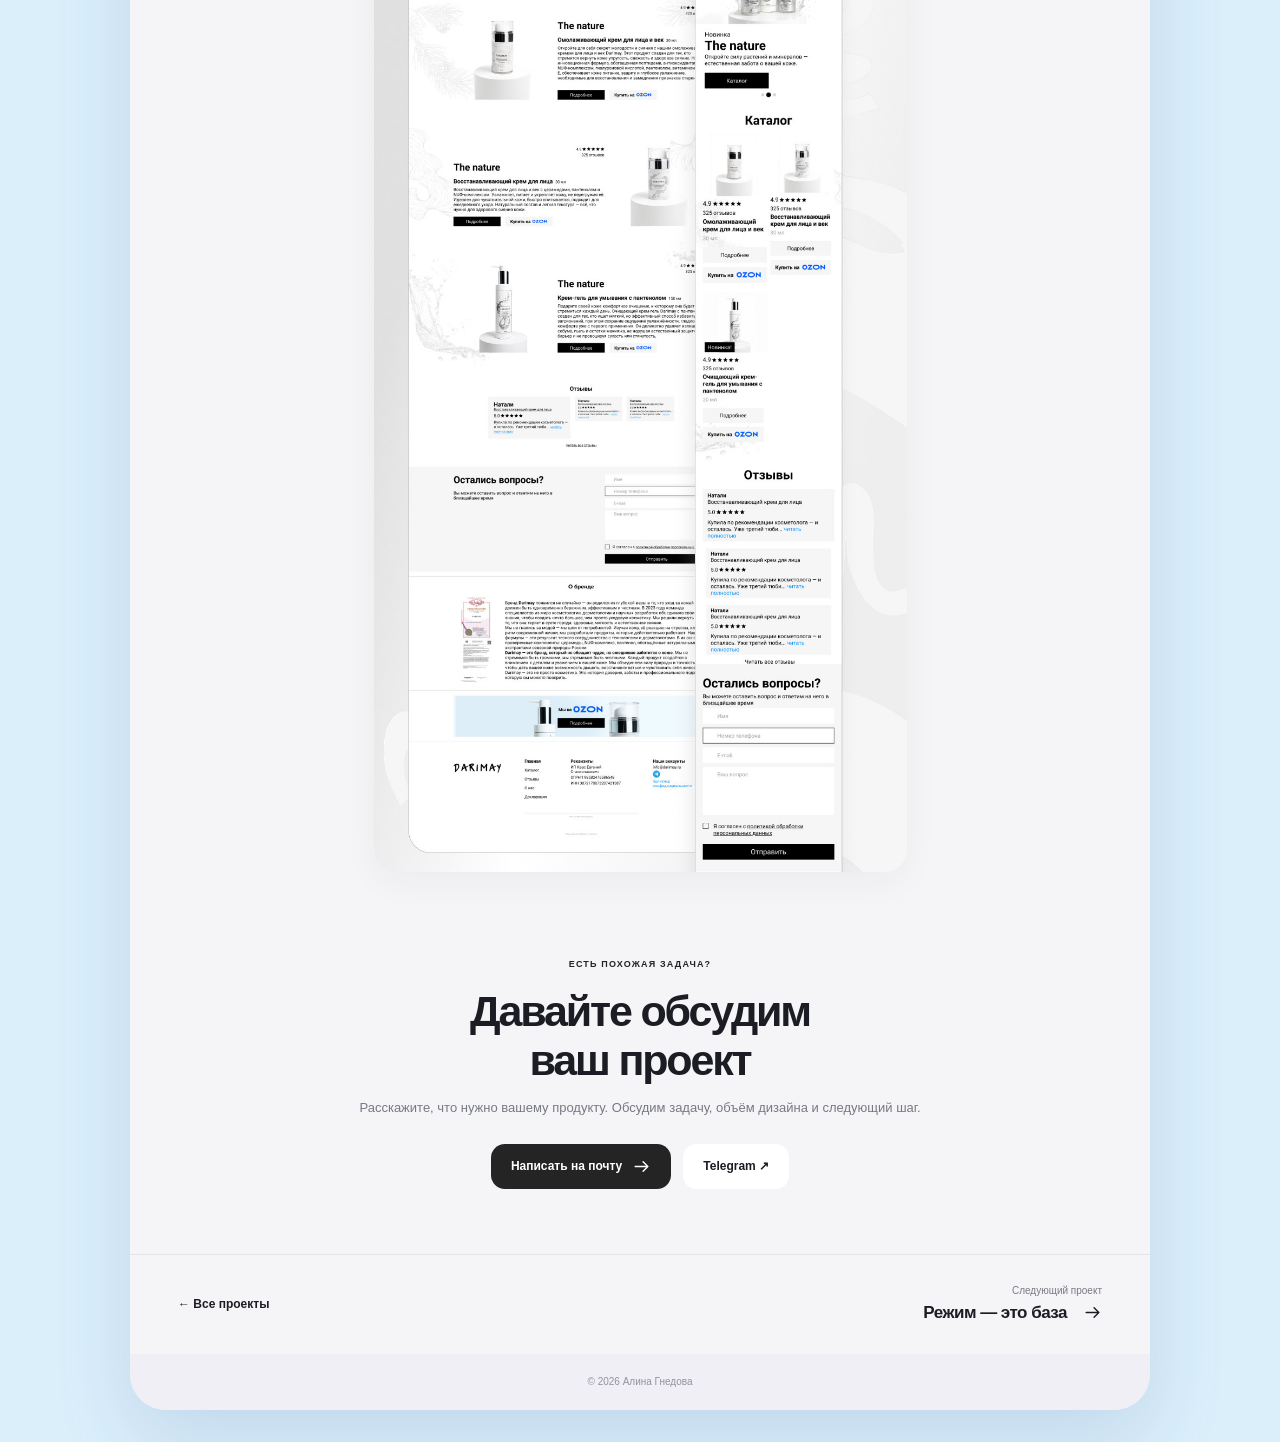
<file: cases/darimay/index.html>
<!DOCTYPE html>

<html lang="ru"><head><meta charset="utf-8"/><meta content="width=device-width,initial-scale=1" name="viewport"/><title>Darimay | Кейс · Алина Гнедова</title><meta content="С нуля разработала сайт-каталог косметики. Сдержанная подача оставляет внимание на средствах, а структура разделяет изучение продукта и переход к покупке на Ozon." name="description"/><link href="../../case.css" rel="stylesheet"/><link rel="stylesheet" href="../../contact.css"><script src="../../contact.js" defer></script></head>
<body style="--accent:#242424;--soft:#eeeeef">
<div class="case-window">
<header class="case-bar"><a class="back" href="../../index.html#projects"><span aria-hidden="true">←</span> Все проекты</a><a class="designer" href="../../index.html#about">Алина Гнедова <span>UI/UX дизайнер</span></a><a class="contact-link" href="mailto:alinagnedova809@mail.ru">Написать мне <svg aria-hidden="true" fill="none" stroke="currentColor" stroke-linecap="round" stroke-linejoin="round" stroke-width="1.8" viewbox="0 0 24 24"><path d="M4 12h16m-6-6 6 6-6 6"></path></svg></a></header>
<main>
<section class="case-hero"><div class="eyebrow">Коммерческий проект · Сайт с нуля</div><h1>Darimay: знакомство с уходом до покупки</h1><p class="hero-description">С нуля разработала сайт-каталог косметики. Сдержанная подача оставляет внимание на средствах, а структура разделяет изучение продукта и переход к покупке на Ozon.</p>
<figure class="cover brand-cover"><div class="cover-caption"><span>ВЕБ-ДИЗАЙН / 05</span><strong>Darimay</strong><small>Спокойная подача.<br/>Осознанный выбор.</small><div class="project-badges"><span>С нуля</span><span>Десктоп + мобильная версия</span></div></div><div class="brand-cover-image"><img alt="Darimay — дизайн десктопной и мобильной версий" fetchpriority="high" src="../../img/darimay.jpg"/></div><figcaption>Darimay · десктопная и мобильная версии</figcaption></figure>
<div class="facts"><div><span>Моя роль</span><strong>Единственный дизайнер · полный цикл</strong></div><div><span>Формат</span><strong>Коммерческий · с нуля</strong></div><div><span>Продукт</span><strong>Сайт-каталог</strong></div><div><span>Объём</span><strong>Десктоп и мобильная версия</strong></div></div></section>
<section class="case-section"><div class="section-intro"><span class="step">01 / КОНТЕКСТ</span><h2>Познакомить с брендом через продукт</h2><p>В уходовой косметике важны детали: назначение средства, состав, формат и доверие к бренду.</p></div><div class="two-up"><article class="text-card"><span class="square-symbol">?</span><h3>Контекст</h3><p>Покупка происходит на маркетплейсе, поэтому у сайта своя задача: познакомить с линейкой, раскрыть назначение средств и представить бренд. Дублировать полноценный магазин для этого не требуется.</p></article><article class="text-card"><span class="square-symbol">↗</span><h3>Задача</h3><p>Создать сайт-каталог, где посетитель может рассмотреть упаковку, изучить информацию о средстве, познакомиться с брендом и перейти к покупке.</p></article></div></section>
<section class="case-section"><div class="section-intro"><span class="step">02 / ПРОЦЕСС</span><h2>От структуры до мобильной версии</h2><p>Самостоятельно вела дизайн проекта от начала до конца.</p></div><div class="process"><article><span>01</span><h3>Представить линейку</h3><p>Выстроила страницу вокруг знакомства с продуктами: от общего предложения к отдельным средствам.</p></article><article><span>02</span><h3>Разделить действия</h3><p>В карточках отделила подробную информацию от перехода к покупке на Ozon.</p></article><article><span>03</span><h3>Адаптировать каталог</h3><p>На мобильном экране собрала средства в компактные карточки с единым набором информации.</p></article></div><aside class="note"><strong>Один дизайнер, целостное решение</strong><p>Полностью отвечала за дизайн: структуру, визуальную подачу и мобильную адаптацию. В основе решения — спокойное оформление, которое оставляет внимание на упаковке и информации о средстве.</p></aside></section>
<section class="case-section solutions"><div class="section-intro"><span class="step">03 / ИНТЕРФЕЙС</span><h2>Минимум визуального шума</h2><p>Нейтральный интерфейс помогает рассматривать продукты и сравнивать их назначение.</p></div>
<article class="solution"><div class="solution-visual brand-fragment"><img alt="Darimay — дизайн десктопной и мобильной версий" loading="lazy" src="../../img/darimay.jpg" style="object-position:50% 0%"/></div><div class="solution-text"><span class="solution-number">01</span><h3>Продукт определяет композицию</h3><p>Крупные изображения упаковки и свободное пространство делают средства главным объектом внимания. Короткое представление линейки ведёт к каталогу.</p><div class="decision"><strong>Визуальная последовательность</strong><p>Минималистичная подача сайта поддерживает оформление упаковки и сохраняет целостное впечатление о бренде.</p></div><small>Фрагмент финального дизайн-макета.</small></div></article><article class="solution"><div class="solution-visual brand-fragment"><img alt="Darimay — дизайн десктопной и мобильной версий" loading="lazy" src="../../img/darimay.jpg" style="object-position:50% 32%"/></div><div class="solution-text"><span class="solution-number">02</span><h3>Изучить и купить — разные действия</h3><p>В карточках разделены подробная информация и покупка на Ozon. Назначение средства и описание сопровождают изображение, а переход на маркетплейс явно обозначен.</p><div class="decision"><strong>Понятное продолжение сценария</strong><p>Посетитель видит, где можно узнать больше, а где начнётся покупка. В мобильных карточках сохранено то же разделение.</p></div><small>Фрагмент финального дизайн-макета.</small></div></article><article class="solution"><div class="solution-visual brand-fragment"><img alt="Darimay — дизайн десктопной и мобильной версий" loading="lazy" src="../../img/darimay.jpg" style="object-position:50% 72%"/></div><div class="solution-text"><span class="solution-number">03</span><h3>Есть место для вопросов</h3><p>Отзывы, информация о бренде и контактная форма дополняют каталог. Если описания недостаточно, посетитель может обратиться напрямую.</p><div class="decision"><strong>Знакомство с брендом глубже товара</strong><p>Сайт работает как самостоятельная точка контакта, а не только как набор внешних ссылок.</p></div><small>Фрагмент финального дизайн-макета.</small></div></article></section>
<section class="case-section"><div class="section-intro"><span class="step">04 / ВИЗУАЛЬНЫЙ ЯЗЫК</span><h2>Белая основа и чёрные акценты</h2><p>Сдержанная палитра поддерживает минималистичную упаковку и отделяет содержание от действий.</p></div><div class="system-grid"><div class="system-card palette"><span class="system-label">Визуальные акценты</span><div class="swatches"><i style="background:#222222"></i><i style="background:#eeeeee"></i><i style="background:#ffffff"></i><i style="background:#83bdf2"></i></div><p>Чёрный выделяет основные действия, светло-серые поверхности собирают контент, а синий появляется в обозначении Ozon.</p></div><div class="system-card"><span class="system-label">Типографика</span><div class="type-sample" style="font-size:25px">The nature</div><p>Выразительные названия линейки сочетаются с компактными описаниями. Иерархия сохраняется в десктопной и мобильной версиях.</p></div><div class="system-card components"><span class="system-label">Приёмы интерфейса</span><span class="brand-chip">Каталог средств</span><span class="brand-chip">Описание продукта</span><span class="brand-chip">Переход на Ozon</span><span class="brand-chip">Форма вопросов</span></div></div></section>
<section class="case-section"><div class="section-intro"><span class="step">05 / ИТОГ</span><h2>Сайт-каталог с самостоятельной ролью</h2></div><div class="result-card"><span class="result-icon">✓</span><div><h3>Результат моей работы</h3><p>Выполнила полный цикл дизайна с нуля: от структуры страницы до десктопной и мобильной версий. Каталог, информация о бренде и форма вопросов объединены в спокойный интерфейс с отдельным переходом к покупке на Ozon.</p></div></div></section><section class="case-section project-gallery"><div class="section-intro"><span class="step">06 / МАКЕТ ЦЕЛИКОМ</span><h2>Darimay целиком</h2><p>Десктопная и мобильная версии рядом. Нажмите, чтобы открыть изображение в полном размере.</p></div><a class="full-design" href="../../img/darimay.jpg" rel="noopener" target="_blank"><img alt="Darimay — дизайн десктопной и мобильной версий" loading="lazy" src="../../img/darimay.jpg"/></a></section>
<section class="case-end"><span class="step">ЕСТЬ ПОХОЖАЯ ЗАДАЧА?</span><h2>Давайте обсудим<br/>ваш проект</h2><p>Расскажите, что нужно вашему продукту. Обсудим задачу, объём дизайна и следующий шаг.</p><div class="end-buttons"><a class="primary-link" href="mailto:alinagnedova809@mail.ru">Написать на почту <svg aria-hidden="true" fill="none" stroke="currentColor" stroke-linecap="round" stroke-linejoin="round" stroke-width="1.8" viewbox="0 0 24 24"><path d="M4 12h16m-6-6 6 6-6 6"></path></svg></a><a class="secondary-link" href="https://t.me/alinagned" rel="noopener" target="_blank">Telegram ↗</a></div></section>
<nav aria-label="Навигация по проектам" class="case-bottom"><a class="back" href="../../index.html#projects">← Все проекты</a><a class="next-case" href="../regime/index.html"><span>Следующий проект</span><strong>Режим — это база <svg aria-hidden="true" fill="none" stroke="currentColor" stroke-linecap="round" stroke-linejoin="round" stroke-width="1.8" viewbox="0 0 24 24"><path d="M4 12h16m-6-6 6 6-6 6"></path></svg></strong></a></nav>
</main><footer>© 2026 Алина Гнедова</footer></div></body></html>
</file>
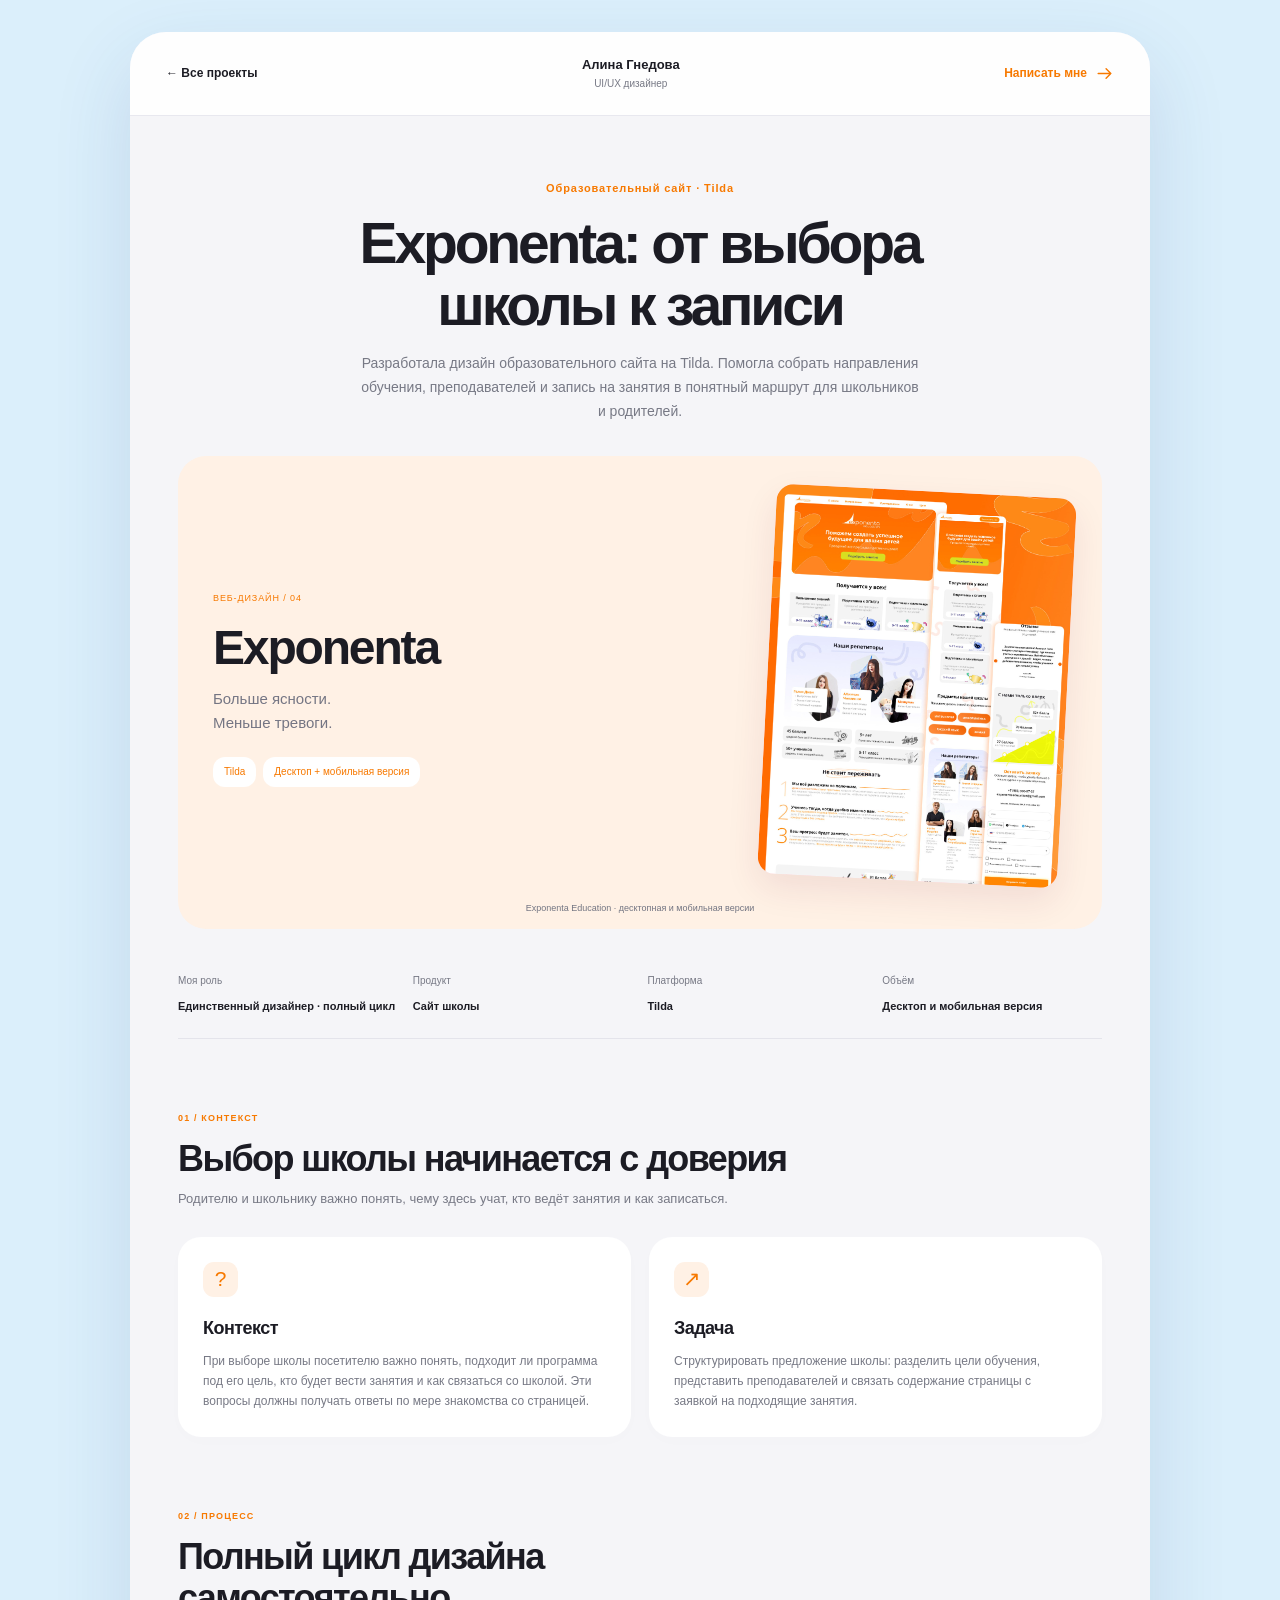
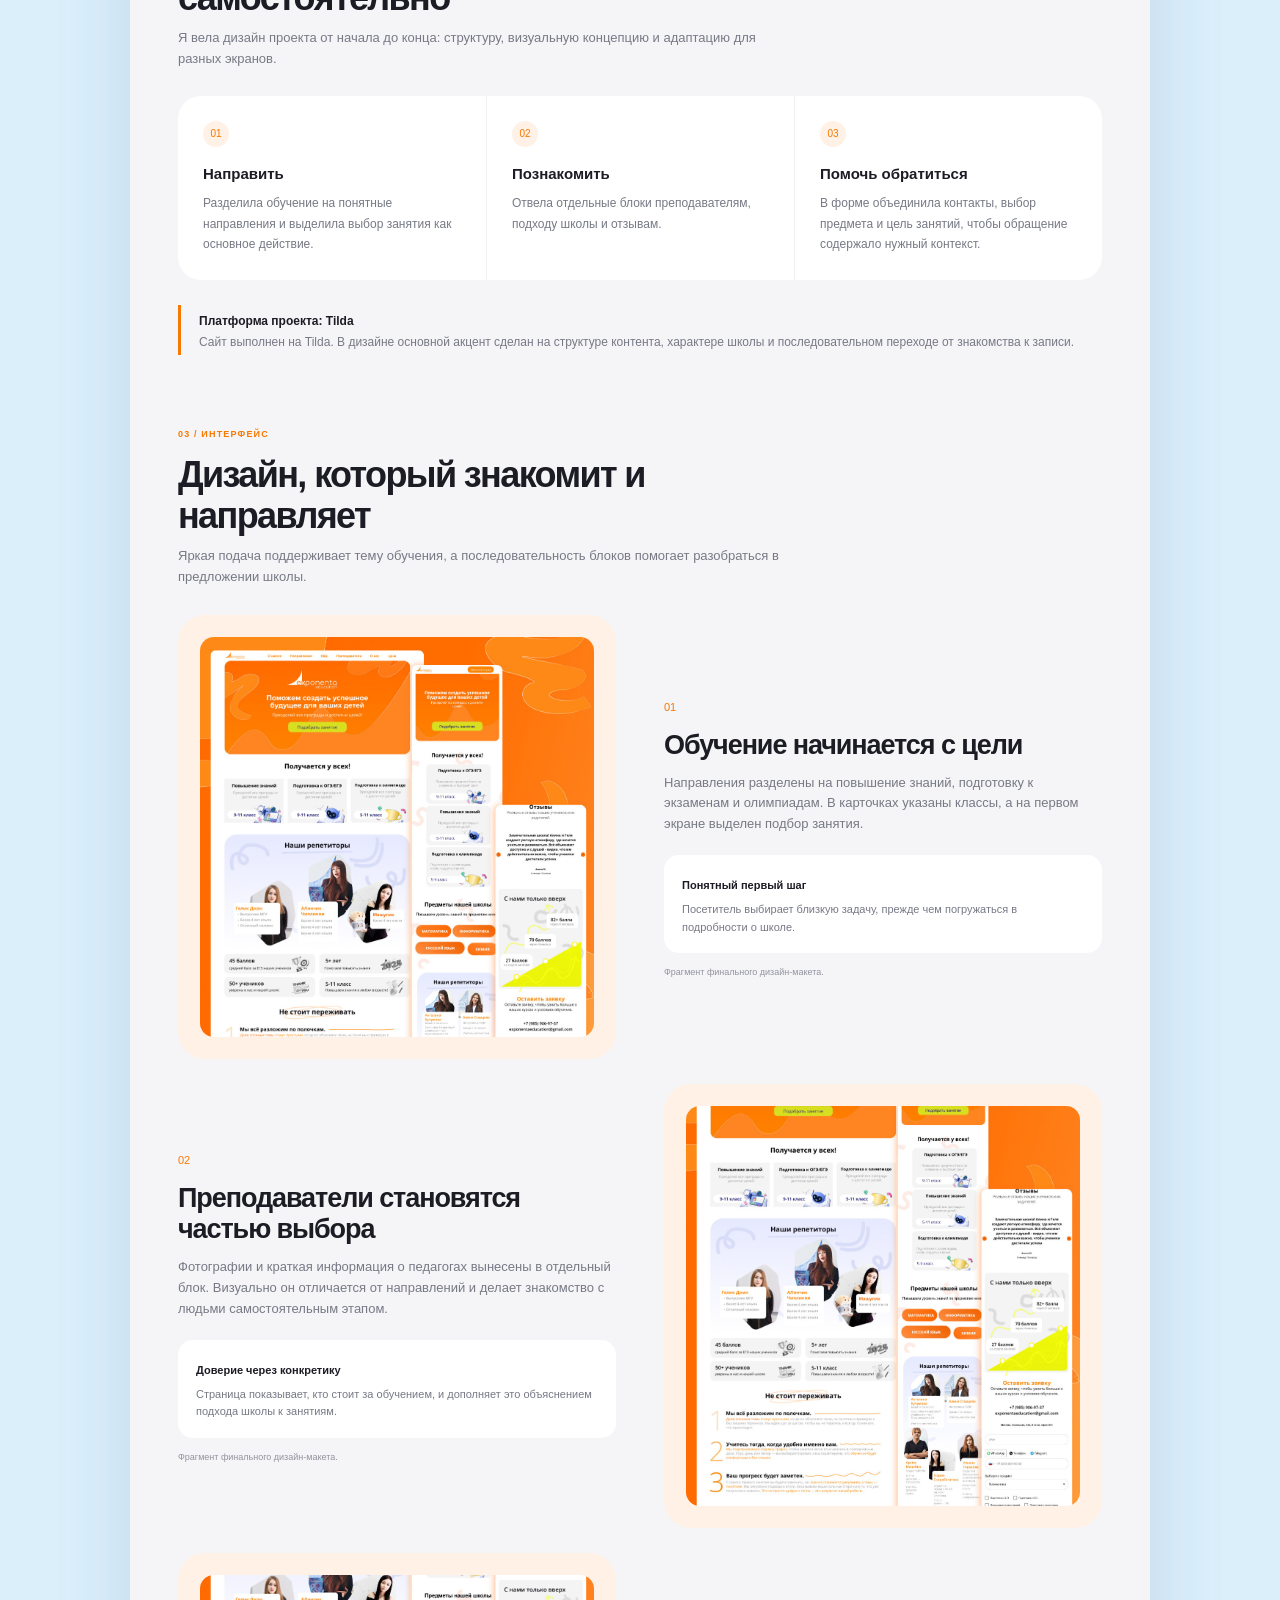
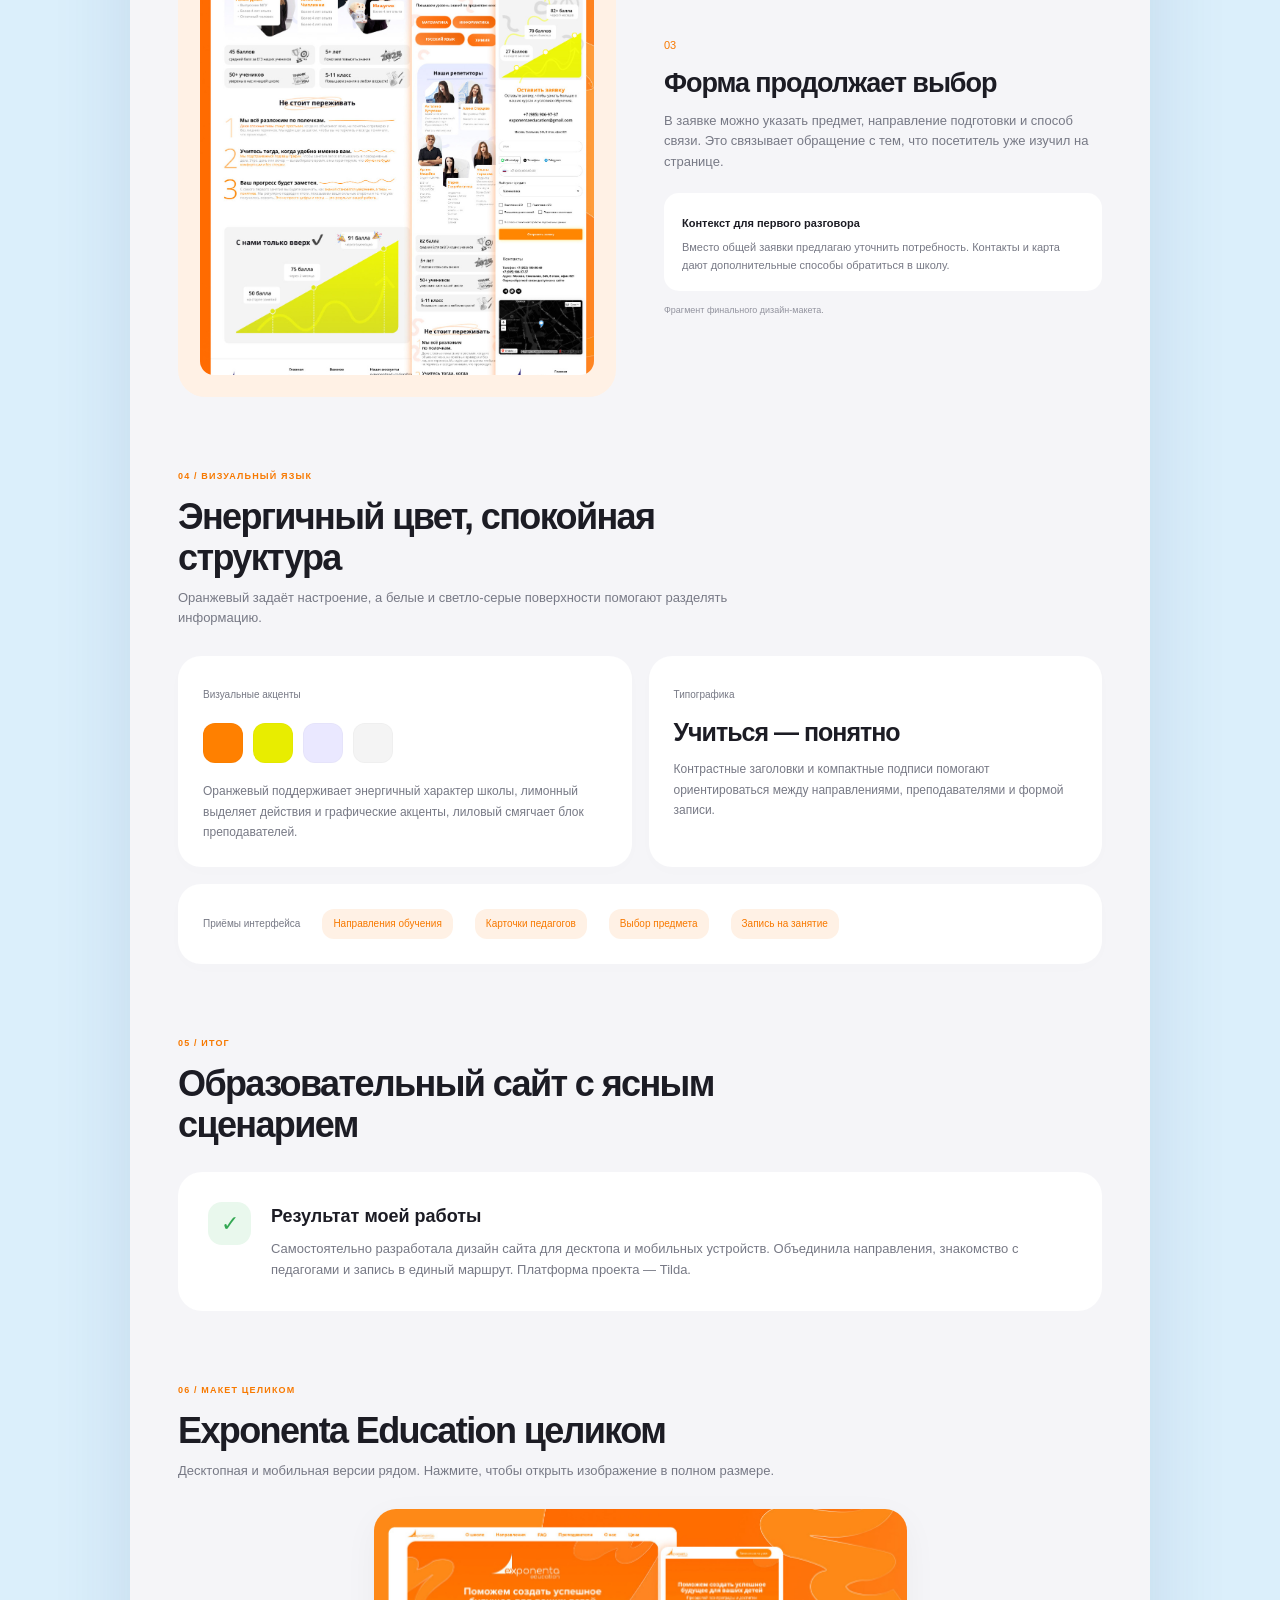
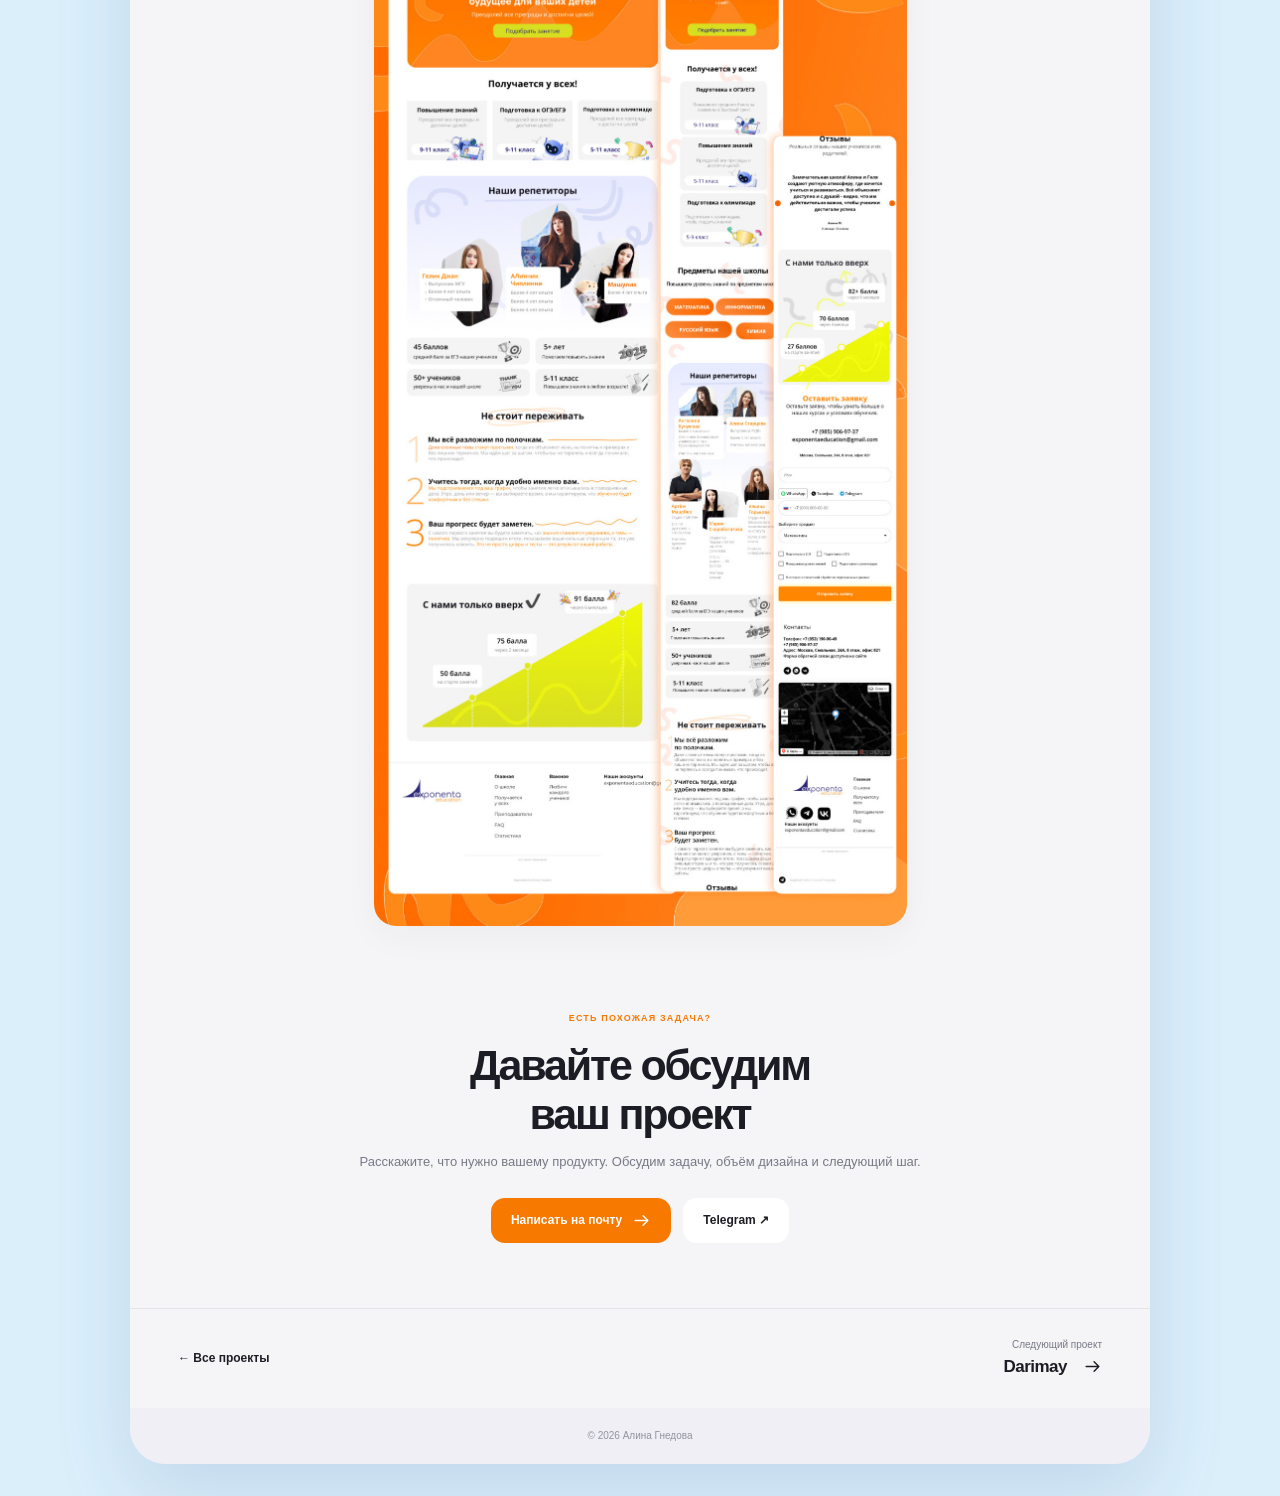
<file: cases/exponenta/index.html>
<!DOCTYPE html>

<html lang="ru"><head><meta charset="utf-8"/><meta content="width=device-width,initial-scale=1" name="viewport"/><title>Exponenta Education | Сайт школы на Tilda · Алина Гнедова</title><meta content="Разработала дизайн образовательного сайта на Tilda. Помогла собрать направления обучения, преподавателей и запись на занятия в понятный маршрут для школьников и родителей." name="description"/><link href="../../case.css" rel="stylesheet"/><link rel="stylesheet" href="../../contact.css"><script src="../../contact.js" defer></script></head>
<body style="--accent:#f77900;--soft:#fff1e5">
<div class="case-window">
<header class="case-bar"><a class="back" href="../../index.html#projects"><span aria-hidden="true">←</span> Все проекты</a><a class="designer" href="../../index.html#about">Алина Гнедова <span>UI/UX дизайнер</span></a><a class="contact-link" href="mailto:alinagnedova809@mail.ru">Написать мне <svg aria-hidden="true" fill="none" stroke="currentColor" stroke-linecap="round" stroke-linejoin="round" stroke-width="1.8" viewbox="0 0 24 24"><path d="M4 12h16m-6-6 6 6-6 6"></path></svg></a></header>
<main>
<section class="case-hero"><div class="eyebrow">Образовательный сайт · Tilda</div><h1>Exponenta: от выбора школы к записи</h1><p class="hero-description">Разработала дизайн образовательного сайта на Tilda. Помогла собрать направления обучения, преподавателей и запись на занятия в понятный маршрут для школьников и родителей.</p>
<figure class="cover brand-cover"><div class="cover-caption"><span>ВЕБ-ДИЗАЙН / 04</span><strong>Exponenta</strong><small>Больше ясности.<br/>Меньше тревоги.</small><div class="project-badges"><span>Tilda</span><span>Десктоп + мобильная версия</span></div></div><div class="brand-cover-image"><img alt="Дизайн Exponenta Education: десктопная и мобильная версии образовательного сайта" fetchpriority="high" src="../../img/exponenta.jpg"/></div><figcaption>Exponenta Education · десктопная и мобильная версии</figcaption></figure>
<div class="facts"><div><span>Моя роль</span><strong>Единственный дизайнер · полный цикл</strong></div><div><span>Продукт</span><strong>Сайт школы</strong></div><div><span>Платформа</span><strong>Tilda</strong></div><div><span>Объём</span><strong>Десктоп и мобильная версия</strong></div></div></section>
<section class="case-section"><div class="section-intro"><span class="step">01 / КОНТЕКСТ</span><h2>Выбор школы начинается с доверия</h2><p>Родителю и школьнику важно понять, чему здесь учат, кто ведёт занятия и как записаться.</p></div><div class="two-up"><article class="text-card"><span class="square-symbol">?</span><h3>Контекст</h3><p>При выборе школы посетителю важно понять, подходит ли программа под его цель, кто будет вести занятия и как связаться со школой. Эти вопросы должны получать ответы по мере знакомства со страницей.</p></article><article class="text-card"><span class="square-symbol">↗</span><h3>Задача</h3><p>Структурировать предложение школы: разделить цели обучения, представить преподавателей и связать содержание страницы с заявкой на подходящие занятия.</p></article></div></section>
<section class="case-section"><div class="section-intro"><span class="step">02 / ПРОЦЕСС</span><h2>Полный цикл дизайна самостоятельно</h2><p>Я вела дизайн проекта от начала до конца: структуру, визуальную концепцию и адаптацию для разных экранов.</p></div><div class="process"><article><span>01</span><h3>Направить</h3><p>Разделила обучение на понятные направления и выделила выбор занятия как основное действие.</p></article><article><span>02</span><h3>Познакомить</h3><p>Отвела отдельные блоки преподавателям, подходу школы и отзывам.</p></article><article><span>03</span><h3>Помочь обратиться</h3><p>В форме объединила контакты, выбор предмета и цель занятий, чтобы обращение содержало нужный контекст.</p></article></div><aside class="note"><strong>Платформа проекта: Tilda</strong><p>Сайт выполнен на Tilda. В дизайне основной акцент сделан на структуре контента, характере школы и последовательном переходе от знакомства к записи.</p></aside></section>
<section class="case-section solutions"><div class="section-intro"><span class="step">03 / ИНТЕРФЕЙС</span><h2>Дизайн, который знакомит и направляет</h2><p>Яркая подача поддерживает тему обучения, а последовательность блоков помогает разобраться в предложении школы.</p></div>
<article class="solution"><div class="solution-visual brand-fragment"><img alt="Первый экран Exponenta Education и направления занятий" loading="lazy" src="../../img/exponenta.jpg" style="object-position:50% 0%"/></div><div class="solution-text"><span class="solution-number">01</span><h3>Обучение начинается с цели</h3><p>Направления разделены на повышение знаний, подготовку к экзаменам и олимпиадам. В карточках указаны классы, а на первом экране выделен подбор занятия.</p><div class="decision"><strong>Понятный первый шаг</strong><p>Посетитель выбирает близкую задачу, прежде чем погружаться в подробности о школе.</p></div><small>Фрагмент финального дизайн-макета.</small></div></article><article class="solution"><div class="solution-visual brand-fragment"><img alt="Преподаватели и информационные блоки школы Exponenta" loading="lazy" src="../../img/exponenta.jpg" style="object-position:50% 24%"/></div><div class="solution-text"><span class="solution-number">02</span><h3>Преподаватели становятся частью выбора</h3><p>Фотографии и краткая информация о педагогах вынесены в отдельный блок. Визуально он отличается от направлений и делает знакомство с людьми самостоятельным этапом.</p><div class="decision"><strong>Доверие через конкретику</strong><p>Страница показывает, кто стоит за обучением, и дополняет это объяснением подхода школы к занятиям.</p></div><small>Фрагмент финального дизайн-макета.</small></div></article><article class="solution"><div class="solution-visual brand-fragment"><img alt="Мобильная версия Exponenta с заявкой, контактами и картой" loading="lazy" src="../../img/exponenta.jpg" style="object-position:50% 70%"/></div><div class="solution-text"><span class="solution-number">03</span><h3>Форма продолжает выбор</h3><p>В заявке можно указать предмет, направление подготовки и способ связи. Это связывает обращение с тем, что посетитель уже изучил на странице.</p><div class="decision"><strong>Контекст для первого разговора</strong><p>Вместо общей заявки предлагаю уточнить потребность. Контакты и карта дают дополнительные способы обратиться в школу.</p></div><small>Фрагмент финального дизайн-макета.</small></div></article></section>
<section class="case-section"><div class="section-intro"><span class="step">04 / ВИЗУАЛЬНЫЙ ЯЗЫК</span><h2>Энергичный цвет, спокойная структура</h2><p>Оранжевый задаёт настроение, а белые и светло-серые поверхности помогают разделять информацию.</p></div><div class="system-grid"><div class="system-card palette"><span class="system-label">Визуальные акценты</span><div class="swatches"><i style="background:#ff8000"></i><i style="background:#e8ed00"></i><i style="background:#eae8ff"></i><i style="background:#f4f4f4"></i></div><p>Оранжевый поддерживает энергичный характер школы, лимонный выделяет действия и графические акценты, лиловый смягчает блок преподавателей.</p></div><div class="system-card"><span class="system-label">Типографика</span><div class="type-sample" style="font-size:25px">Учиться — понятно</div><p>Контрастные заголовки и компактные подписи помогают ориентироваться между направлениями, преподавателями и формой записи.</p></div><div class="system-card components"><span class="system-label">Приёмы интерфейса</span><span class="brand-chip">Направления обучения</span><span class="brand-chip">Карточки педагогов</span><span class="brand-chip">Выбор предмета</span><span class="brand-chip">Запись на занятие</span></div></div></section>
<section class="case-section"><div class="section-intro"><span class="step">05 / ИТОГ</span><h2>Образовательный сайт с ясным сценарием</h2></div><div class="result-card"><span class="result-icon">✓</span><div><h3>Результат моей работы</h3><p>Самостоятельно разработала дизайн сайта для десктопа и мобильных устройств. Объединила направления, знакомство с педагогами и запись в единый маршрут. Платформа проекта — Tilda.</p></div></div></section><section class="case-section project-gallery"><div class="section-intro"><span class="step">06 / МАКЕТ ЦЕЛИКОМ</span><h2>Exponenta Education целиком</h2><p>Десктопная и мобильная версии рядом. Нажмите, чтобы открыть изображение в полном размере.</p></div><a class="full-design" href="../../img/exponenta.jpg" rel="noopener" target="_blank"><img alt="Полный макет Exponenta Education: десктопная и мобильная версии сайта школы" loading="lazy" src="../../img/exponenta.jpg"/></a></section>
<section class="case-end"><span class="step">ЕСТЬ ПОХОЖАЯ ЗАДАЧА?</span><h2>Давайте обсудим<br/>ваш проект</h2><p>Расскажите, что нужно вашему продукту. Обсудим задачу, объём дизайна и следующий шаг.</p><div class="end-buttons"><a class="primary-link" href="mailto:alinagnedova809@mail.ru">Написать на почту <svg aria-hidden="true" fill="none" stroke="currentColor" stroke-linecap="round" stroke-linejoin="round" stroke-width="1.8" viewbox="0 0 24 24"><path d="M4 12h16m-6-6 6 6-6 6"></path></svg></a><a class="secondary-link" href="https://t.me/alinagned" rel="noopener" target="_blank">Telegram ↗</a></div></section>
<nav aria-label="Навигация по проектам" class="case-bottom"><a class="back" href="../../index.html#projects">← Все проекты</a><a class="next-case" href="../darimay/index.html"><span>Следующий проект</span><strong>Darimay <svg aria-hidden="true" fill="none" stroke="currentColor" stroke-linecap="round" stroke-linejoin="round" stroke-width="1.8" viewbox="0 0 24 24"><path d="M4 12h16m-6-6 6 6-6 6"></path></svg></strong></a></nav>
</main><footer>© 2026 Алина Гнедова</footer></div></body></html>
</file>
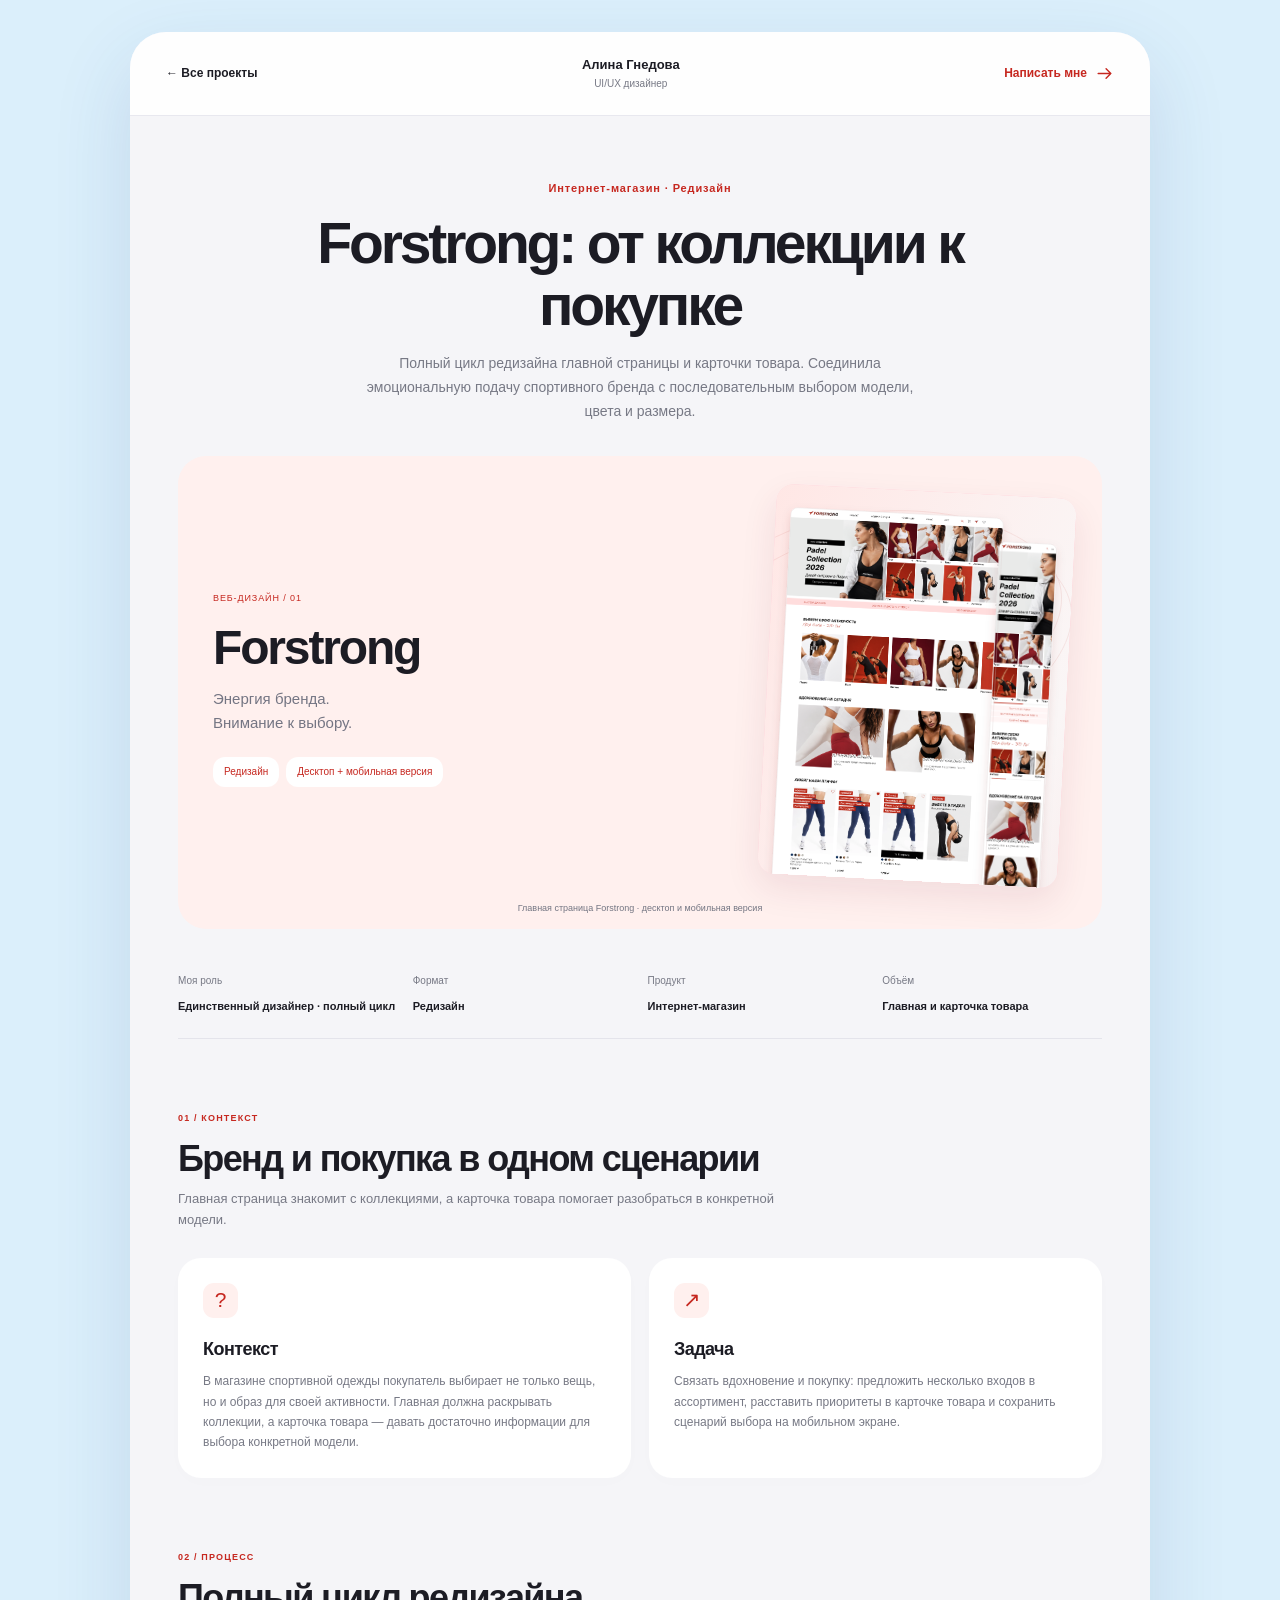
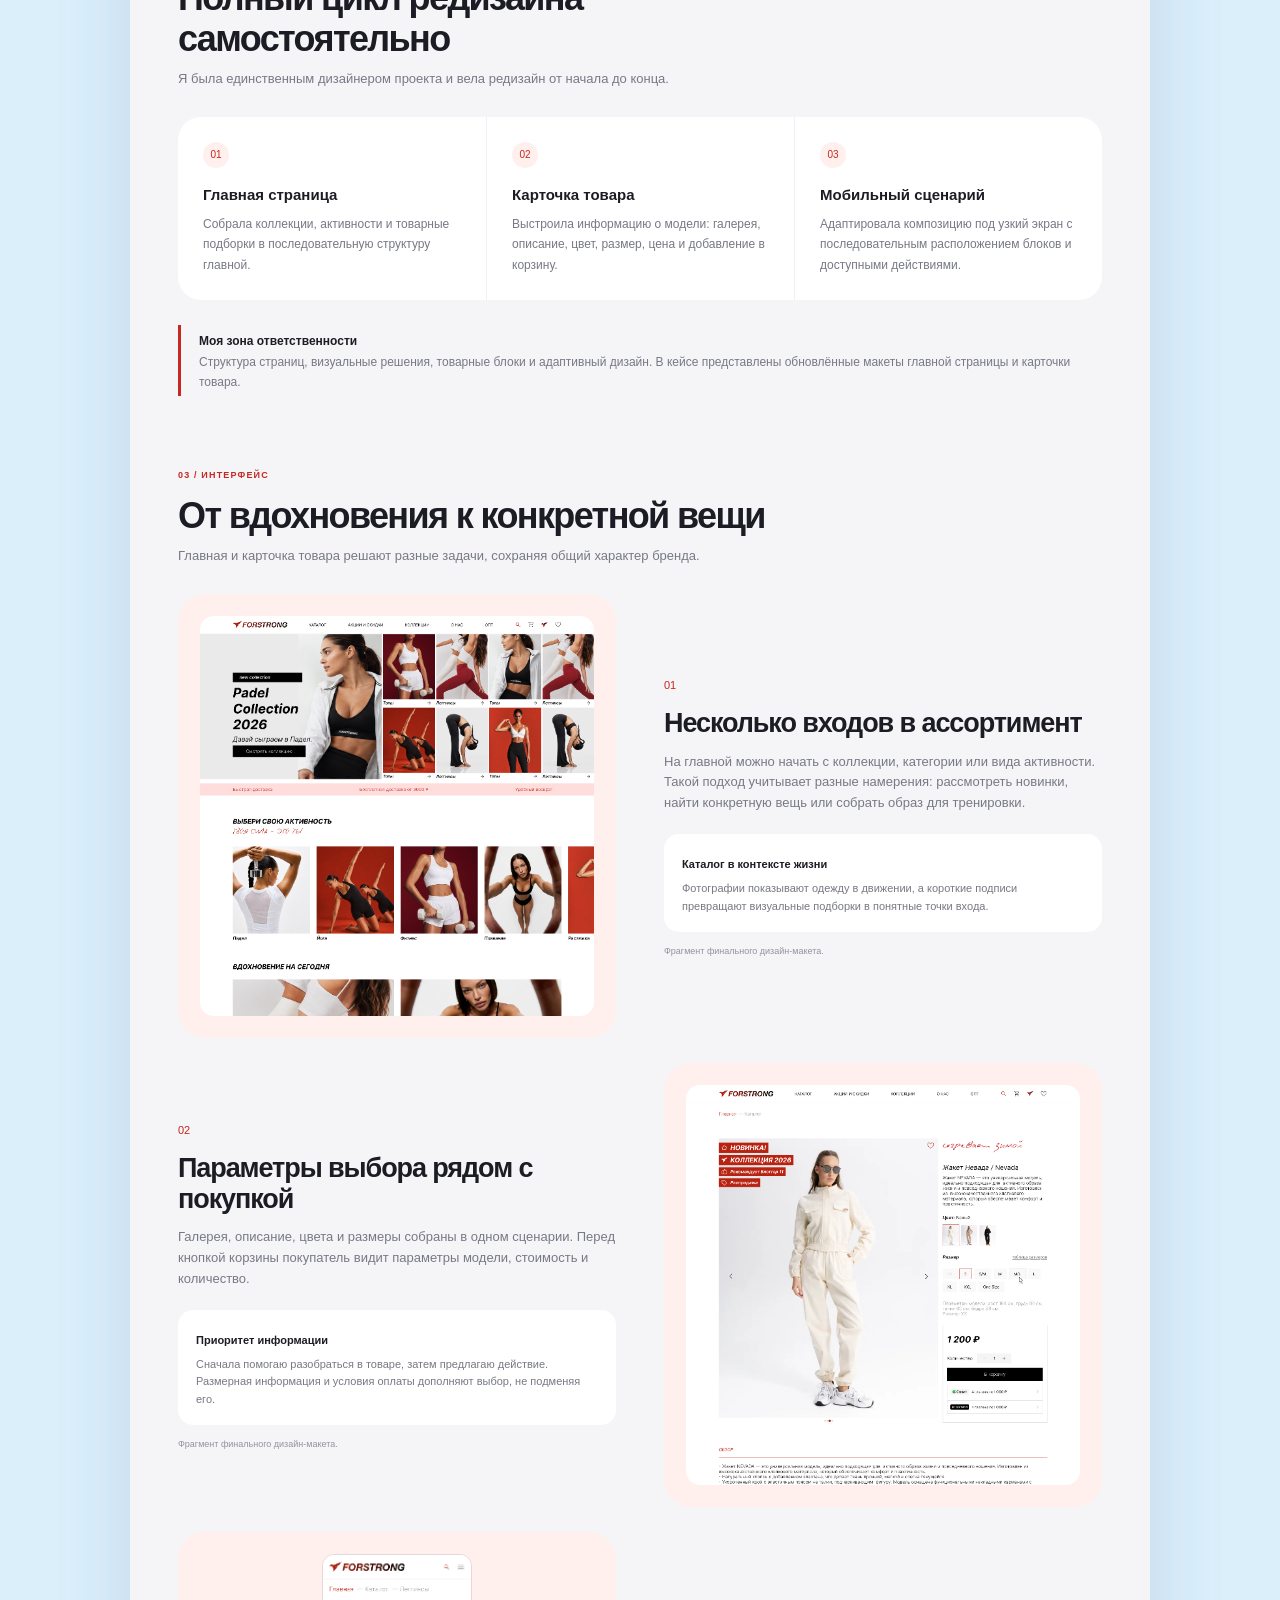
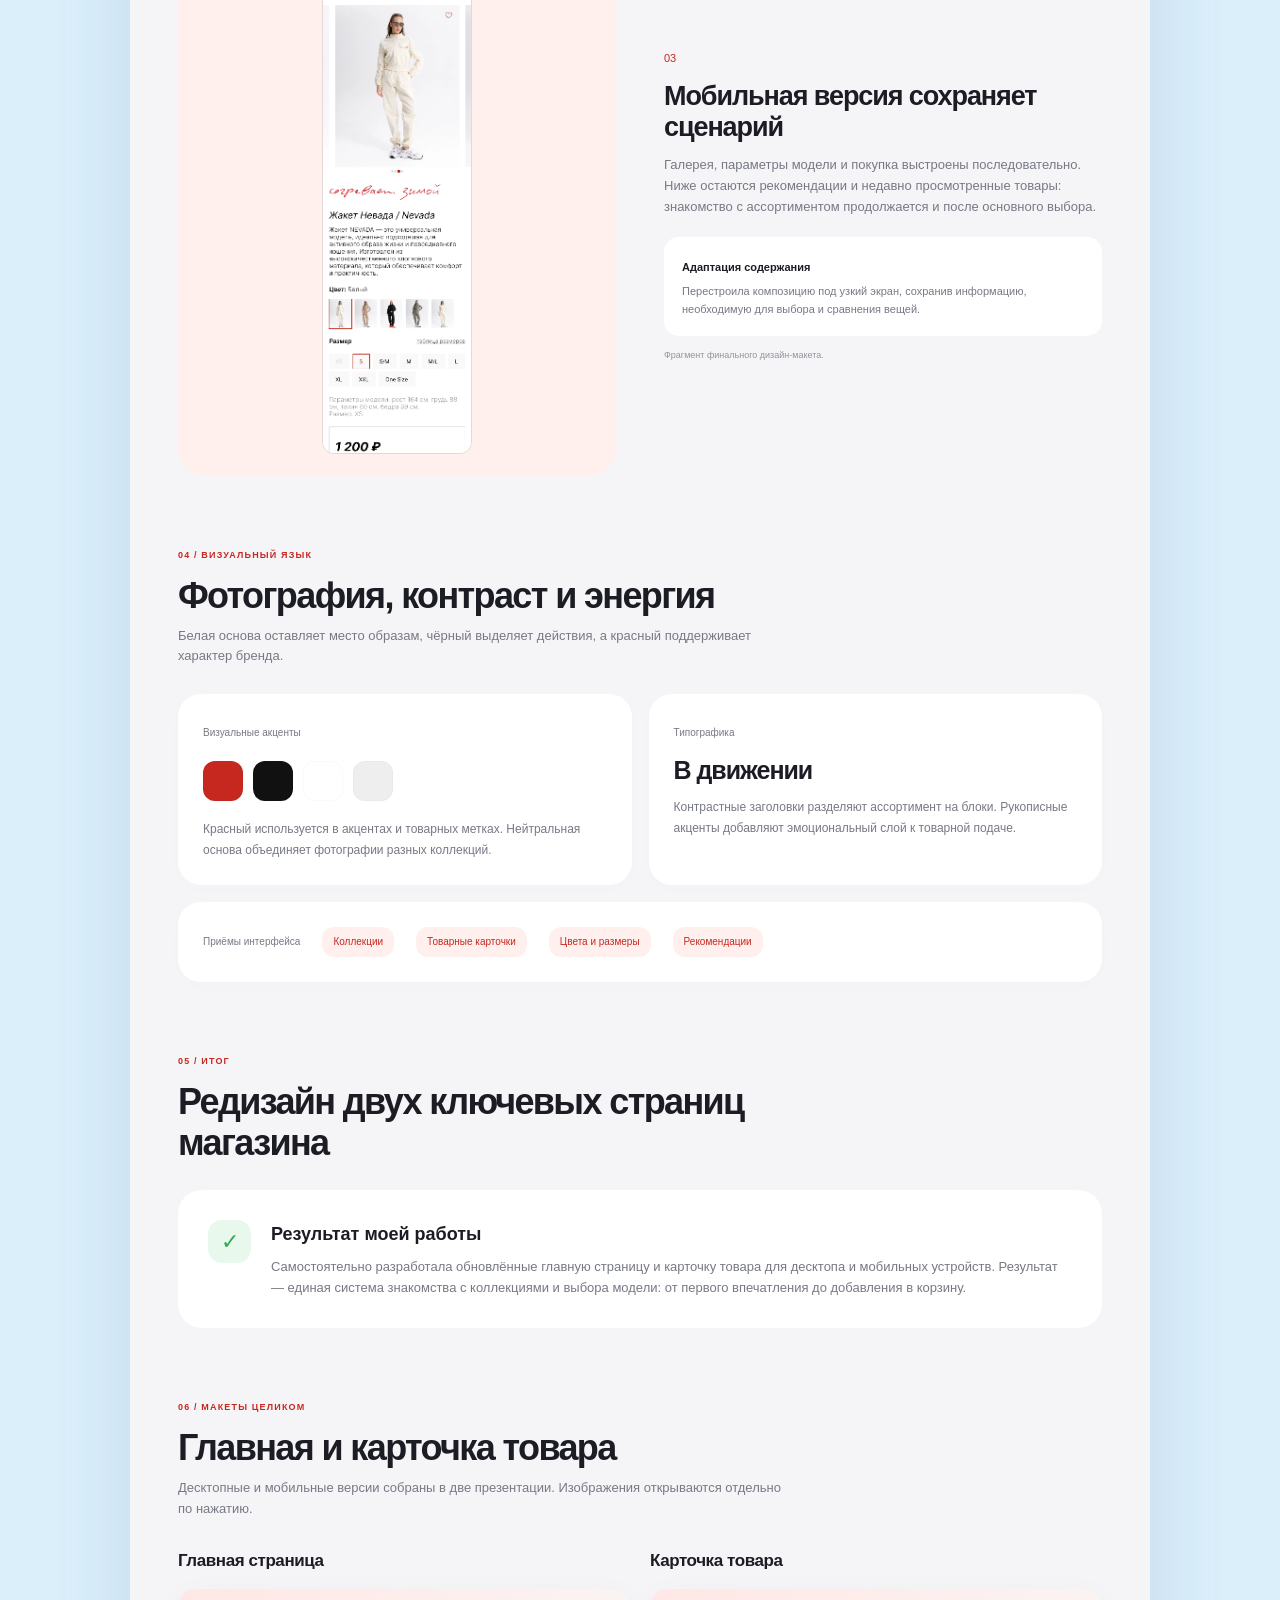
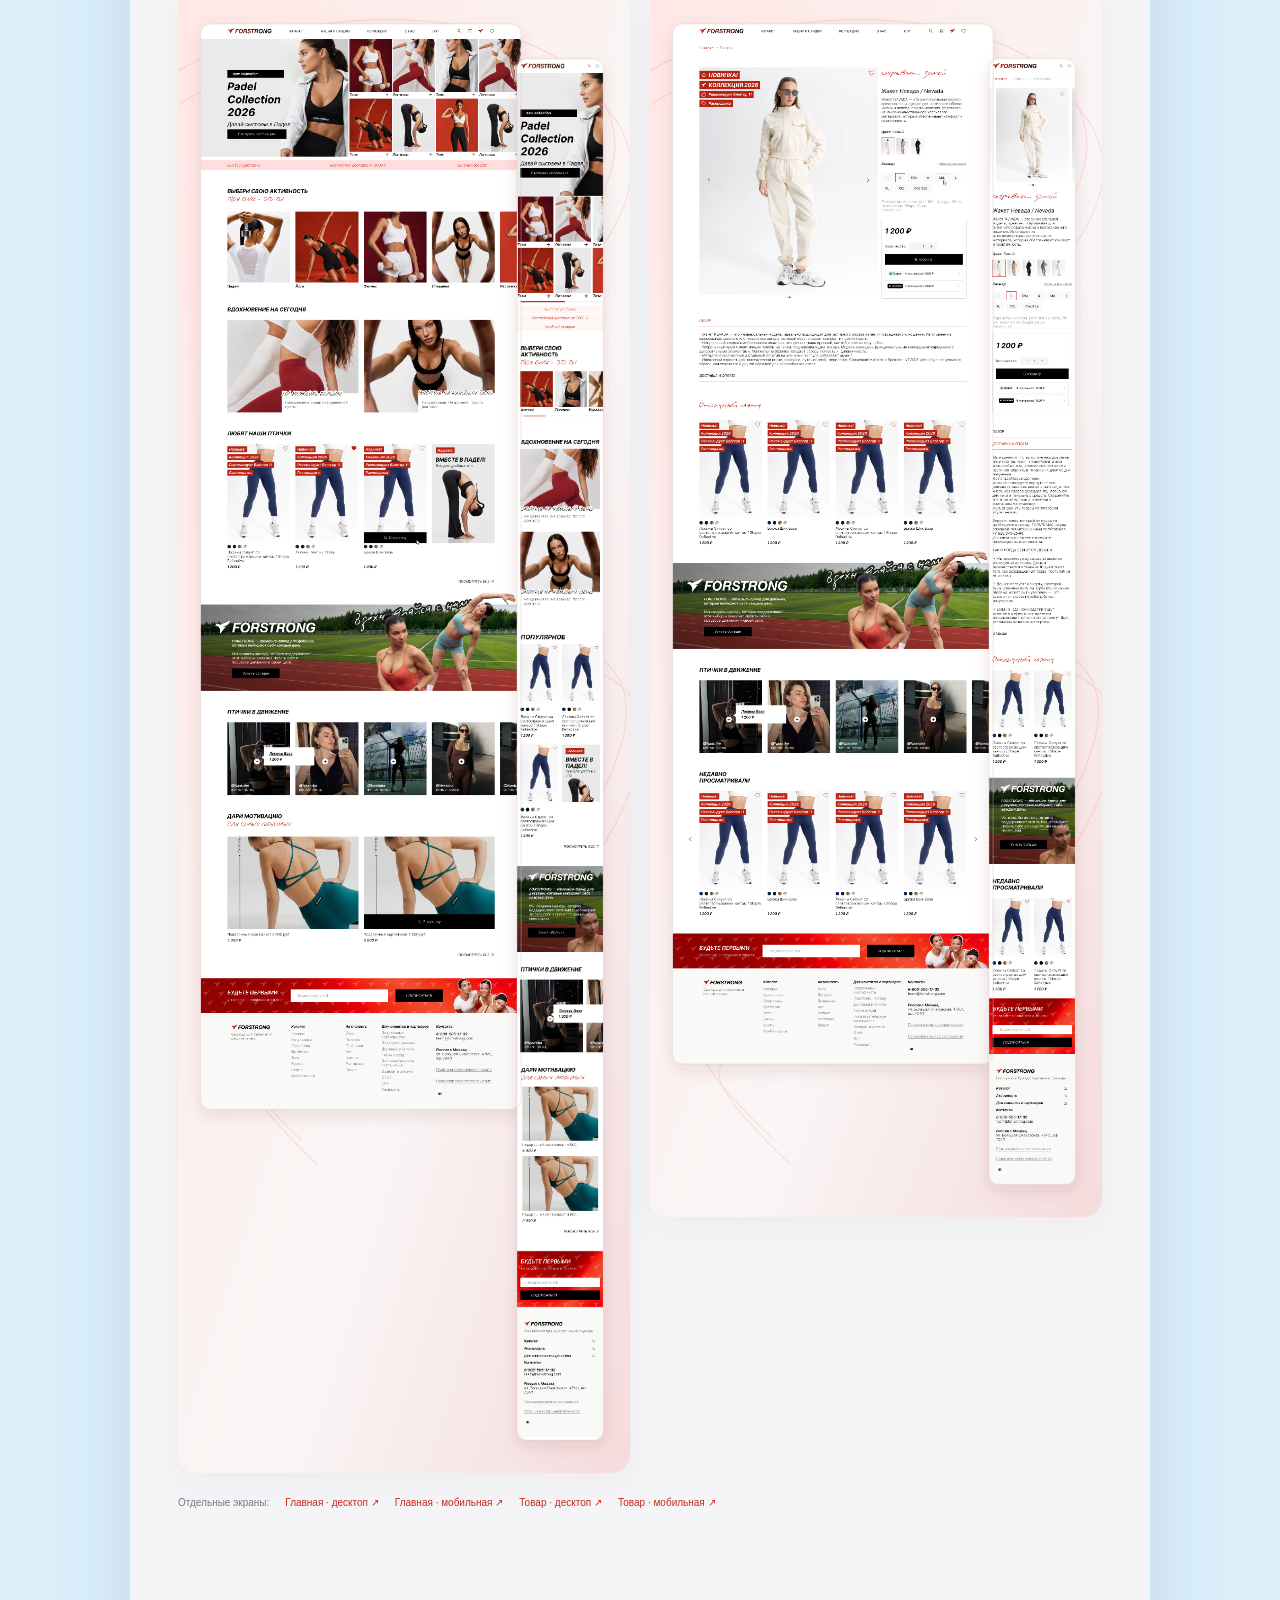
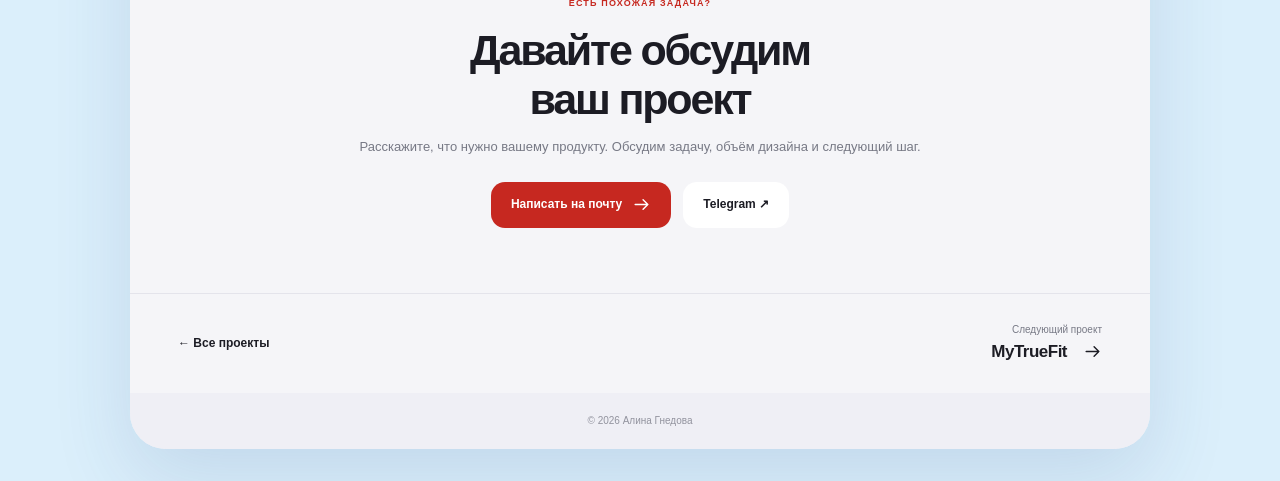
<file: cases/forstrong/index.html>
<!DOCTYPE html>

<html lang="ru"><head><meta charset="utf-8"/><meta content="width=device-width,initial-scale=1" name="viewport"/><title>Forstrong | Редизайн магазина спортивной одежды · Алина Гнедова</title><meta content="Полный цикл редизайна главной страницы и карточки товара. Соединила эмоциональную подачу спортивного бренда с последовательным выбором модели, цвета и размера." name="description"/><link href="../../case.css" rel="stylesheet"/><link rel="stylesheet" href="../../contact.css"><script src="../../contact.js" defer></script></head>
<body style="--accent:#c62820;--soft:#fff0ee">
<div class="case-window">
<header class="case-bar"><a class="back" href="../../index.html#projects"><span aria-hidden="true">←</span> Все проекты</a><a class="designer" href="../../index.html#about">Алина Гнедова <span>UI/UX дизайнер</span></a><a class="contact-link" href="mailto:alinagnedova809@mail.ru">Написать мне <svg aria-hidden="true" fill="none" stroke="currentColor" stroke-linecap="round" stroke-linejoin="round" stroke-width="1.8" viewbox="0 0 24 24"><path d="M4 12h16m-6-6 6 6-6 6"></path></svg></a></header>
<main>
<section class="case-hero"><div class="eyebrow">Интернет-магазин · Редизайн</div><h1>Forstrong: от коллекции к покупке</h1><p class="hero-description">Полный цикл редизайна главной страницы и карточки товара. Соединила эмоциональную подачу спортивного бренда с последовательным выбором модели, цвета и размера.</p>
<figure class="cover brand-cover"><div class="cover-caption"><span>ВЕБ-ДИЗАЙН / 01</span><strong>Forstrong</strong><small>Энергия бренда.<br/>Внимание к выбору.</small><div class="project-badges"><span>Редизайн</span><span>Десктоп + мобильная версия</span></div></div><div class="brand-cover-image"><img alt="Forstrong: презентация главной страницы с десктопной и мобильной версиями" fetchpriority="high" src="../../img/forstrong/main-presentation.svg"/></div><figcaption>Главная страница Forstrong · десктоп и мобильная версия</figcaption></figure>
<div class="facts"><div><span>Моя роль</span><strong>Единственный дизайнер · полный цикл</strong></div><div><span>Формат</span><strong>Редизайн</strong></div><div><span>Продукт</span><strong>Интернет-магазин</strong></div><div><span>Объём</span><strong>Главная и карточка товара</strong></div></div></section>
<section class="case-section"><div class="section-intro"><span class="step">01 / КОНТЕКСТ</span><h2>Бренд и покупка в одном сценарии</h2><p>Главная страница знакомит с коллекциями, а карточка товара помогает разобраться в конкретной модели.</p></div><div class="two-up"><article class="text-card"><span class="square-symbol">?</span><h3>Контекст</h3><p>В магазине спортивной одежды покупатель выбирает не только вещь, но и образ для своей активности. Главная должна раскрывать коллекции, а карточка товара — давать достаточно информации для выбора конкретной модели.</p></article><article class="text-card"><span class="square-symbol">↗</span><h3>Задача</h3><p>Связать вдохновение и покупку: предложить несколько входов в ассортимент, расставить приоритеты в карточке товара и сохранить сценарий выбора на мобильном экране.</p></article></div></section>
<section class="case-section"><div class="section-intro"><span class="step">02 / ПРОЦЕСС</span><h2>Полный цикл редизайна самостоятельно</h2><p>Я была единственным дизайнером проекта и вела редизайн от начала до конца.</p></div><div class="process"><article><span>01</span><h3>Главная страница</h3><p>Собрала коллекции, активности и товарные подборки в последовательную структуру главной.</p></article><article><span>02</span><h3>Карточка товара</h3><p>Выстроила информацию о модели: галерея, описание, цвет, размер, цена и добавление в корзину.</p></article><article><span>03</span><h3>Мобильный сценарий</h3><p>Адаптировала композицию под узкий экран с последовательным расположением блоков и доступными действиями.</p></article></div><aside class="note"><strong>Моя зона ответственности</strong><p>Структура страниц, визуальные решения, товарные блоки и адаптивный дизайн. В кейсе представлены обновлённые макеты главной страницы и карточки товара.</p></aside></section>
<section class="case-section solutions"><div class="section-intro"><span class="step">03 / ИНТЕРФЕЙС</span><h2>От вдохновения к конкретной вещи</h2><p>Главная и карточка товара решают разные задачи, сохраняя общий характер бренда.</p></div>
<article class="solution"><div class="solution-visual brand-fragment"><img alt="Выбор через коллекции и активность — макет Forstrong" loading="lazy" src="../../img/forstrong/main_desk.png" style="object-position:50% 0%"/></div><div class="solution-text"><span class="solution-number">01</span><h3>Несколько входов в ассортимент</h3><p>На главной можно начать с коллекции, категории или вида активности. Такой подход учитывает разные намерения: рассмотреть новинки, найти конкретную вещь или собрать образ для тренировки.</p><div class="decision"><strong>Каталог в контексте жизни</strong><p>Фотографии показывают одежду в движении, а короткие подписи превращают визуальные подборки в понятные точки входа.</p></div><small>Фрагмент финального дизайн-макета.</small></div></article><article class="solution"><div class="solution-visual brand-fragment"><img alt="Вся информация для выбора модели — макет Forstrong" loading="lazy" src="../../img/forstrong/cards_desk.png" style="object-position:50% 0%"/></div><div class="solution-text"><span class="solution-number">02</span><h3>Параметры выбора рядом с покупкой</h3><p>Галерея, описание, цвета и размеры собраны в одном сценарии. Перед кнопкой корзины покупатель видит параметры модели, стоимость и количество.</p><div class="decision"><strong>Приоритет информации</strong><p>Сначала помогаю разобраться в товаре, затем предлагаю действие. Размерная информация и условия оплаты дополняют выбор, не подменяя его.</p></div><small>Фрагмент финального дизайн-макета.</small></div></article><article class="solution"><div class="solution-visual brand-fragment mobile-fragment"><img alt="Карточка товара на мобильном — макет Forstrong" loading="lazy" src="../../img/forstrong/cards_mobile.png" style="object-position:50% 6%"/></div><div class="solution-text"><span class="solution-number">03</span><h3>Мобильная версия сохраняет сценарий</h3><p>Галерея, параметры модели и покупка выстроены последовательно. Ниже остаются рекомендации и недавно просмотренные товары: знакомство с ассортиментом продолжается и после основного выбора.</p><div class="decision"><strong>Адаптация содержания</strong><p>Перестроила композицию под узкий экран, сохранив информацию, необходимую для выбора и сравнения вещей.</p></div><small>Фрагмент финального дизайн-макета.</small></div></article></section>
<section class="case-section"><div class="section-intro"><span class="step">04 / ВИЗУАЛЬНЫЙ ЯЗЫК</span><h2>Фотография, контраст и энергия</h2><p>Белая основа оставляет место образам, чёрный выделяет действия, а красный поддерживает характер бренда.</p></div><div class="system-grid"><div class="system-card palette"><span class="system-label">Визуальные акценты</span><div class="swatches"><i style="background:#c62820"></i><i style="background:#111111"></i><i style="background:#ffffff"></i><i style="background:#eeeeee"></i></div><p>Красный используется в акцентах и товарных метках. Нейтральная основа объединяет фотографии разных коллекций.</p></div><div class="system-card"><span class="system-label">Типографика</span><div class="type-sample" style="font-size:25px">В движении</div><p>Контрастные заголовки разделяют ассортимент на блоки. Рукописные акценты добавляют эмоциональный слой к товарной подаче.</p></div><div class="system-card components"><span class="system-label">Приёмы интерфейса</span><span class="brand-chip">Коллекции</span><span class="brand-chip">Товарные карточки</span><span class="brand-chip">Цвета и размеры</span><span class="brand-chip">Рекомендации</span></div></div></section>
<section class="case-section"><div class="section-intro"><span class="step">05 / ИТОГ</span><h2>Редизайн двух ключевых страниц магазина</h2></div><div class="result-card"><span class="result-icon">✓</span><div><h3>Результат моей работы</h3><p>Самостоятельно разработала обновлённые главную страницу и карточку товара для десктопа и мобильных устройств. Результат — единая система знакомства с коллекциями и выбора модели: от первого впечатления до добавления в корзину.</p></div></div></section><section class="case-section project-gallery"><div class="section-intro"><span class="step">06 / МАКЕТЫ ЦЕЛИКОМ</span><h2>Главная и карточка товара</h2><p>Десктопные и мобильные версии собраны в две презентации. Изображения открываются отдельно по нажатию.</p></div>
<div class="forstrong-gallery"><figure><h3>Главная страница</h3><a class="full-design" href="../../img/forstrong/main-presentation.svg" rel="noopener" target="_blank"><img alt="Полная презентация главной Forstrong: десктоп и мобильная версия" loading="lazy" src="../../img/forstrong/main-presentation.svg"/></a></figure>
<figure><h3>Карточка товара</h3><a class="full-design" href="../../img/forstrong/product-presentation.svg" rel="noopener" target="_blank"><img alt="Полная презентация карточки товара Forstrong: десктоп и мобильная версия" loading="lazy" src="../../img/forstrong/product-presentation.svg"/></a></figure></div>
<div class="original-links"><span>Отдельные экраны:</span><a href="../../img/forstrong/main_desk.png" rel="noopener" target="_blank">Главная · десктоп ↗</a><a href="../../img/forstrong/main_mobile.png" rel="noopener" target="_blank">Главная · мобильная ↗</a><a href="../../img/forstrong/cards_desk.png" rel="noopener" target="_blank">Товар · десктоп ↗</a><a href="../../img/forstrong/cards_mobile.png" rel="noopener" target="_blank">Товар · мобильная ↗</a></div></section>
<section class="case-end"><span class="step">ЕСТЬ ПОХОЖАЯ ЗАДАЧА?</span><h2>Давайте обсудим<br/>ваш проект</h2><p>Расскажите, что нужно вашему продукту. Обсудим задачу, объём дизайна и следующий шаг.</p><div class="end-buttons"><a class="primary-link" href="mailto:alinagnedova809@mail.ru">Написать на почту <svg aria-hidden="true" fill="none" stroke="currentColor" stroke-linecap="round" stroke-linejoin="round" stroke-width="1.8" viewbox="0 0 24 24"><path d="M4 12h16m-6-6 6 6-6 6"></path></svg></a><a class="secondary-link" href="https://t.me/alinagned" rel="noopener" target="_blank">Telegram ↗</a></div></section>
<nav aria-label="Навигация по проектам" class="case-bottom"><a class="back" href="../../index.html#projects">← Все проекты</a><a class="next-case" href="../mytruefit/index.html"><span>Следующий проект</span><strong>MyTrueFit <svg aria-hidden="true" fill="none" stroke="currentColor" stroke-linecap="round" stroke-linejoin="round" stroke-width="1.8" viewbox="0 0 24 24"><path d="M4 12h16m-6-6 6 6-6 6"></path></svg></strong></a></nav>
</main><footer>© 2026 Алина Гнедова</footer></div></body></html>
</file>
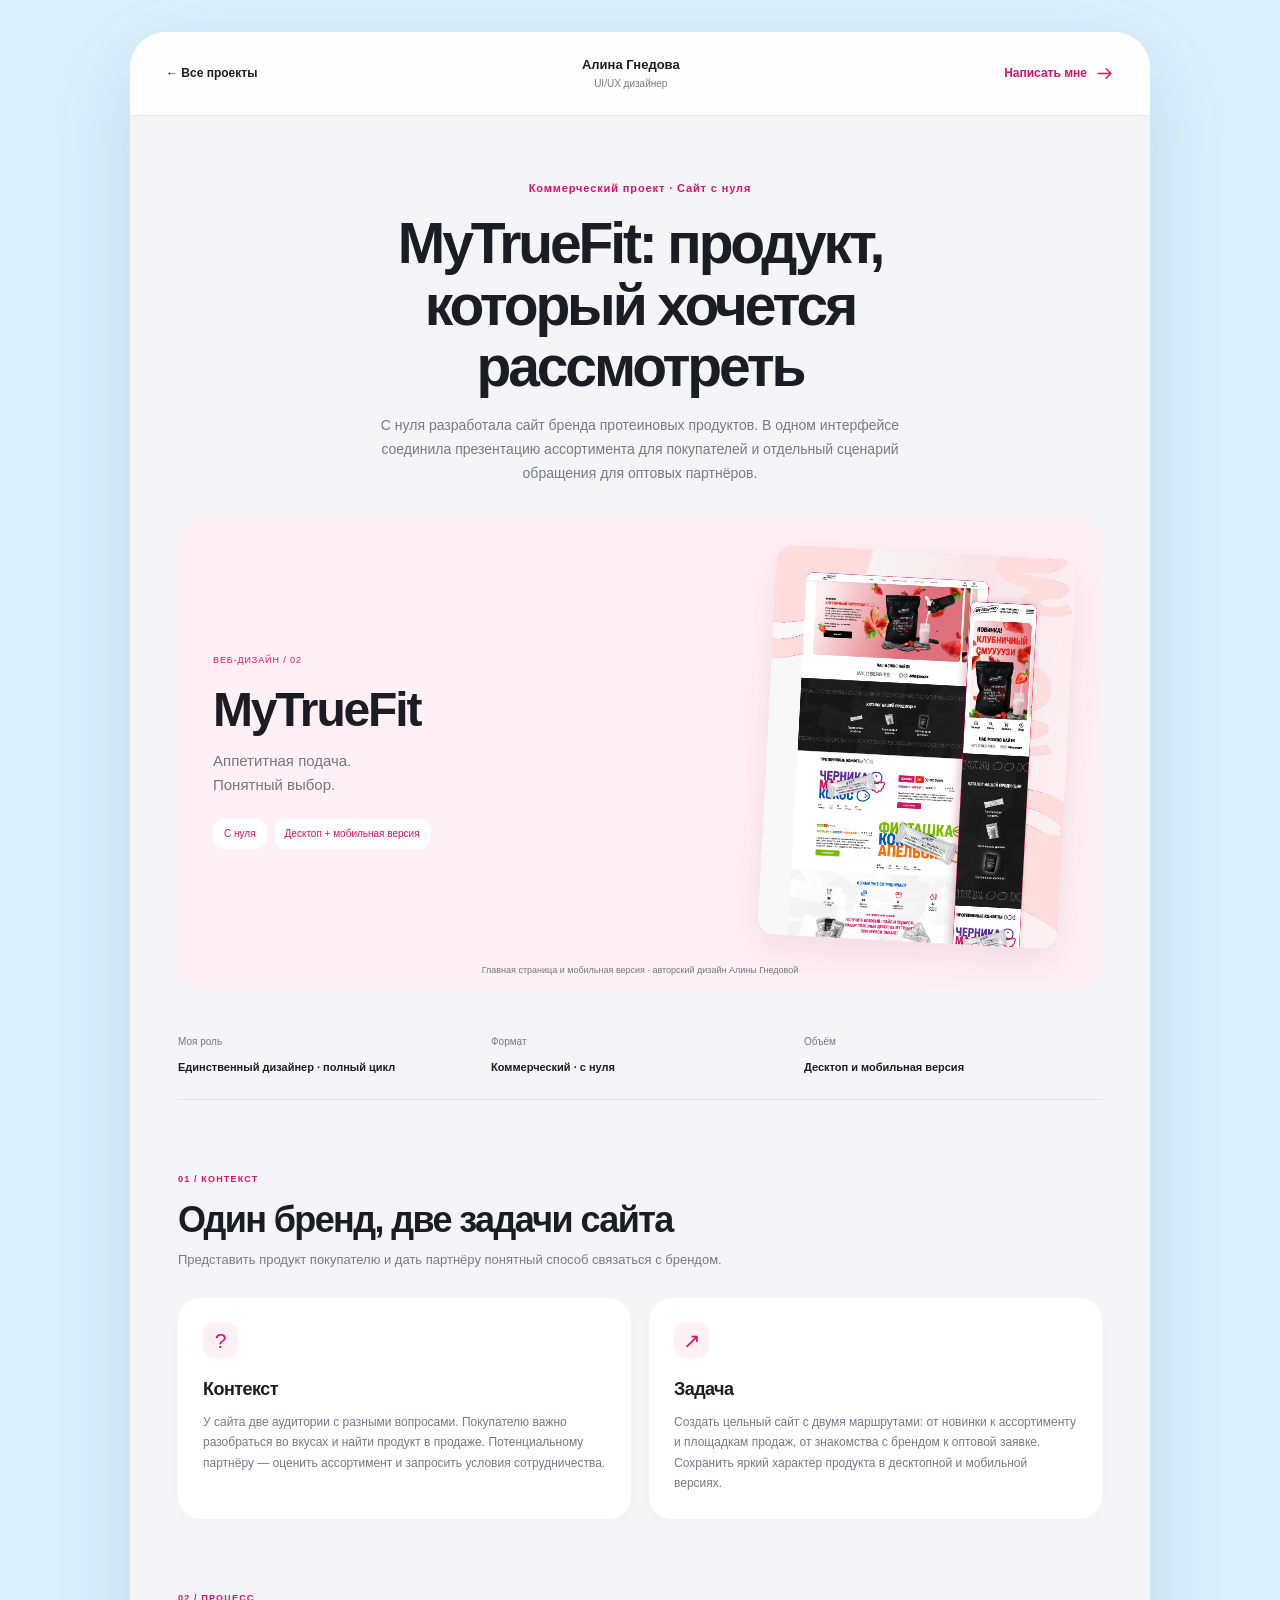
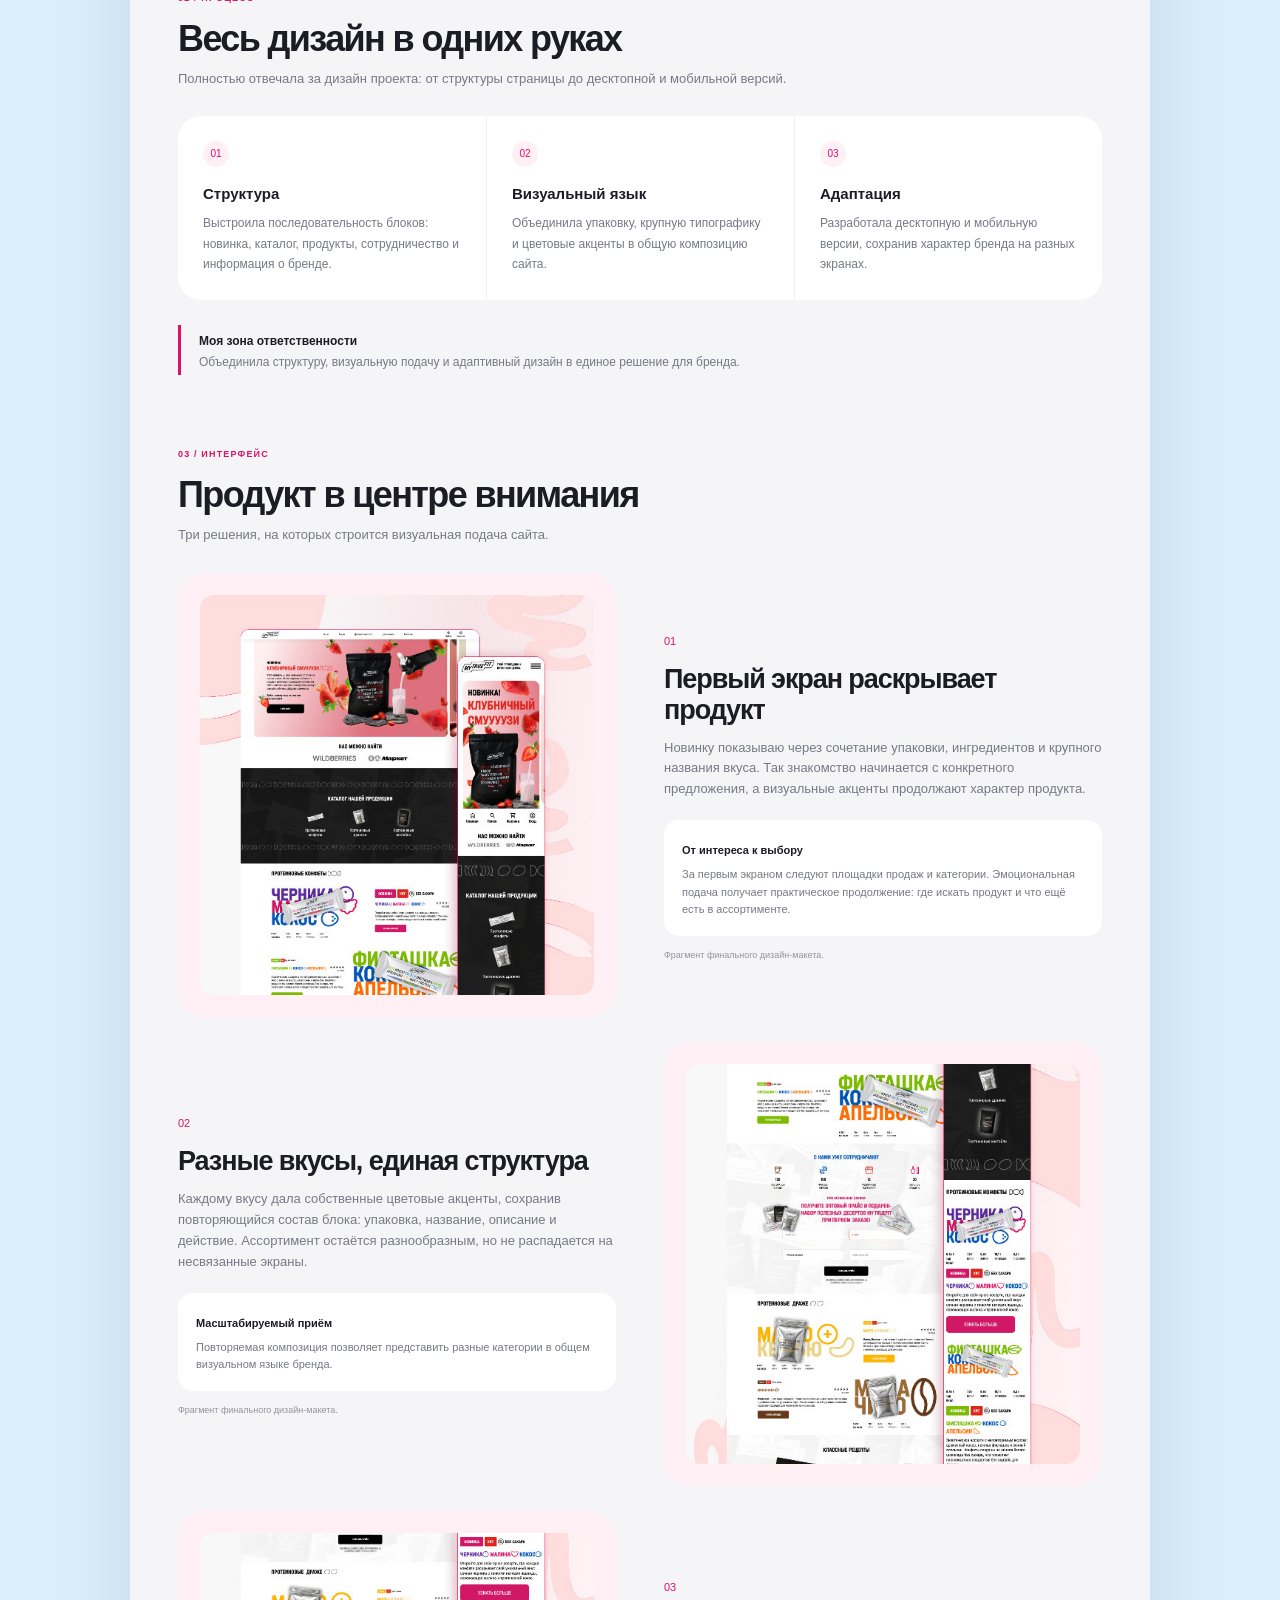
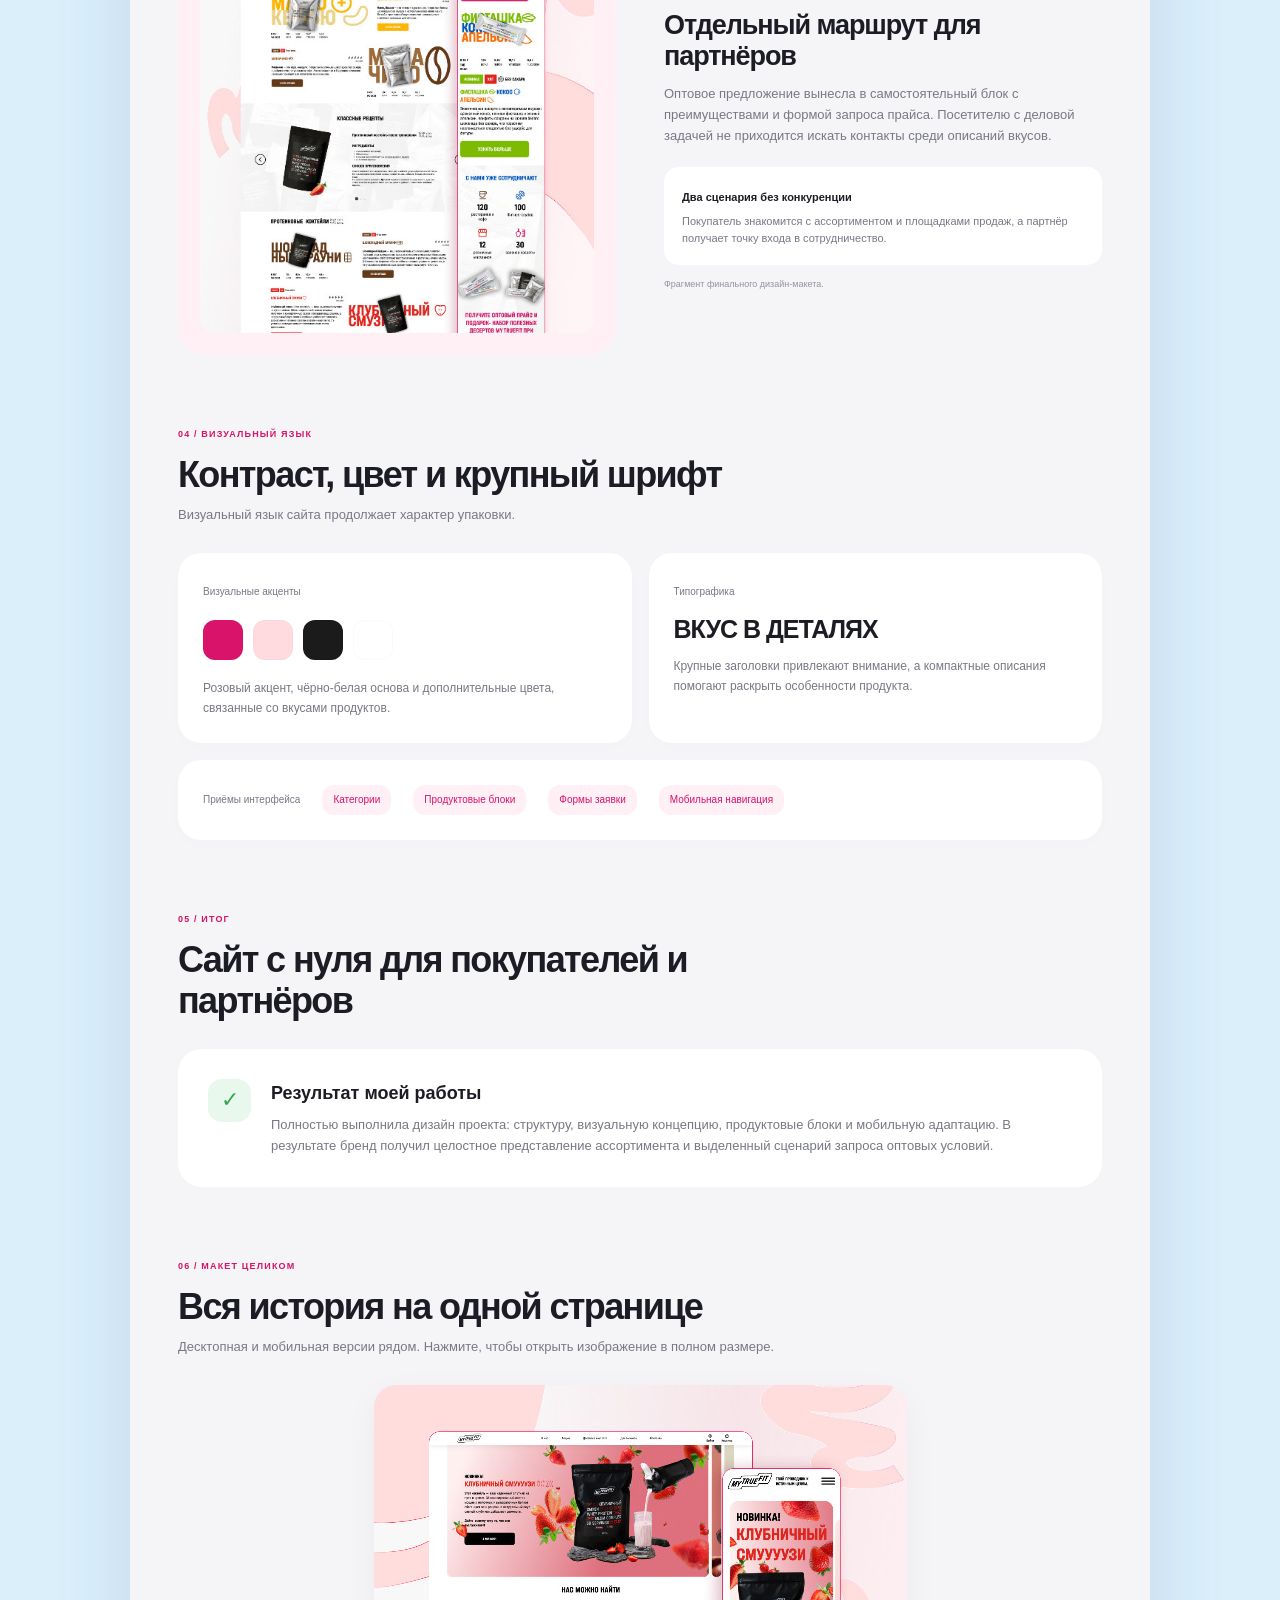
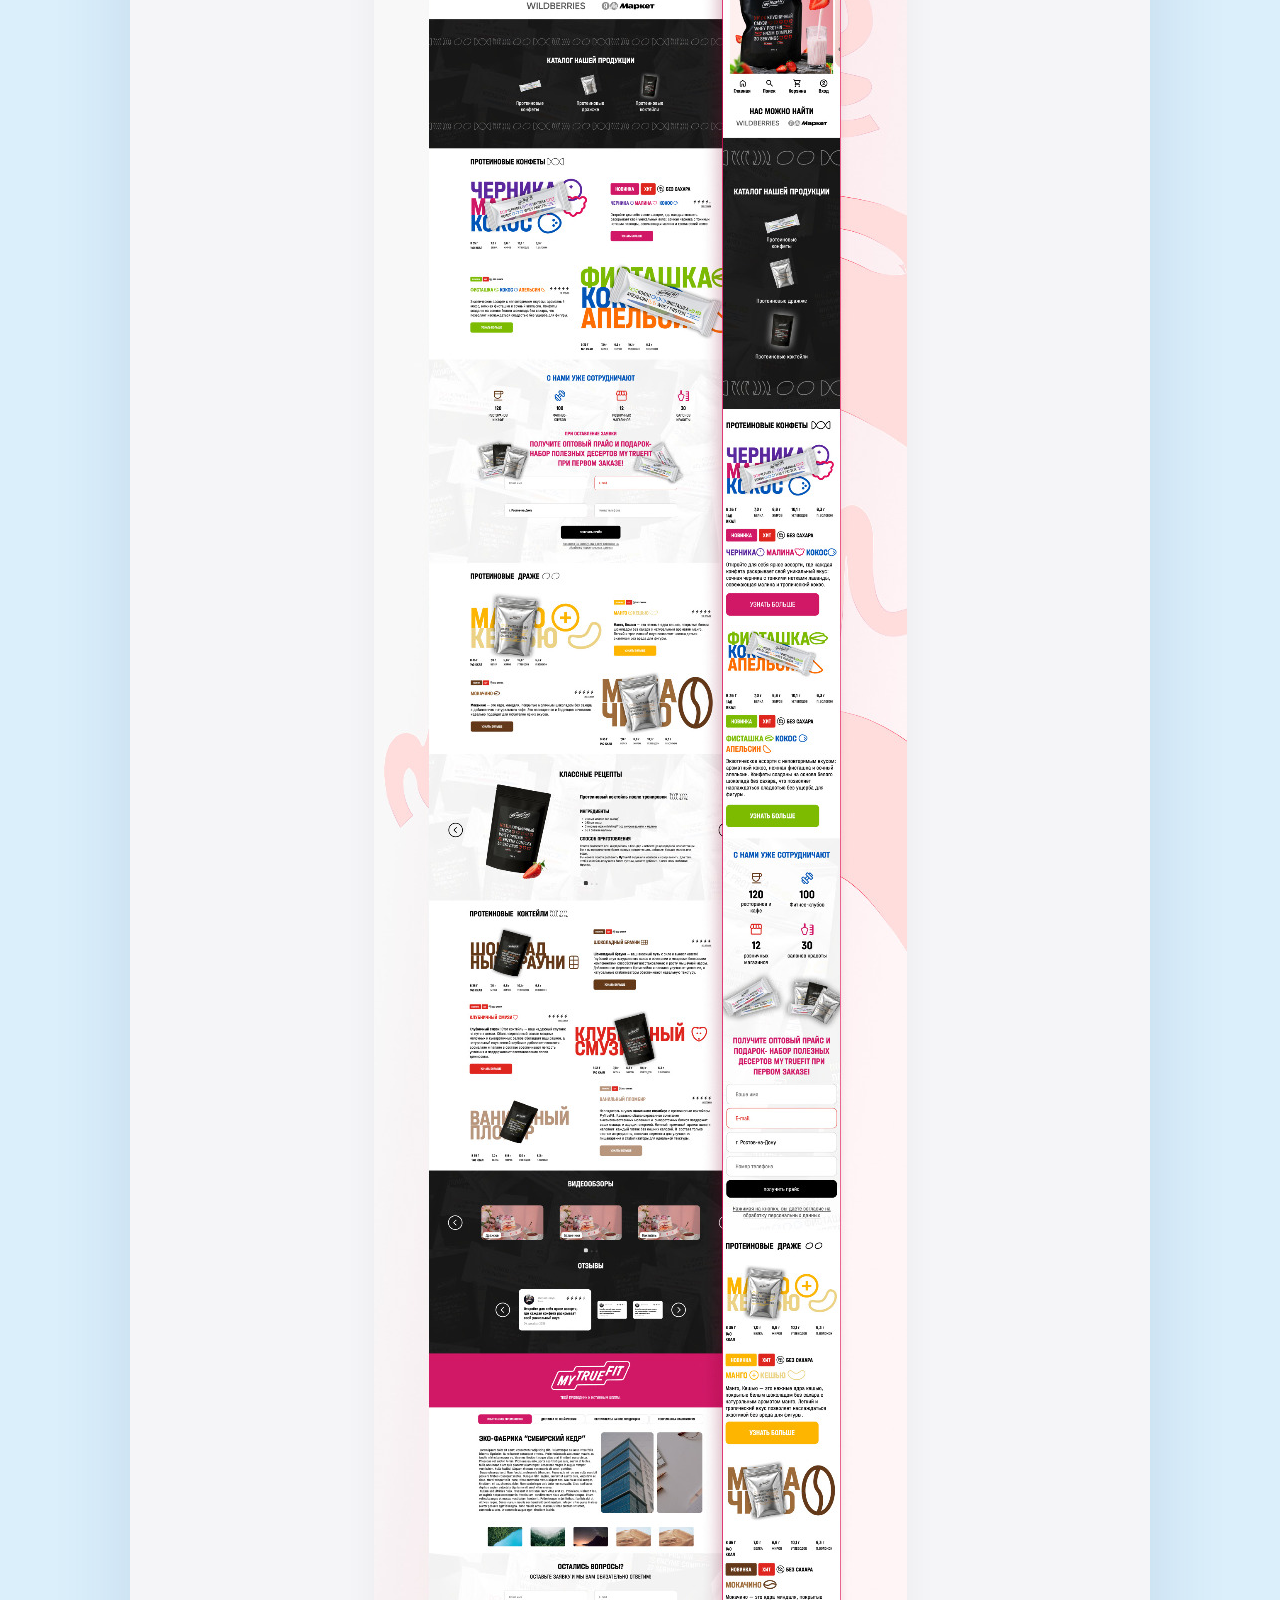
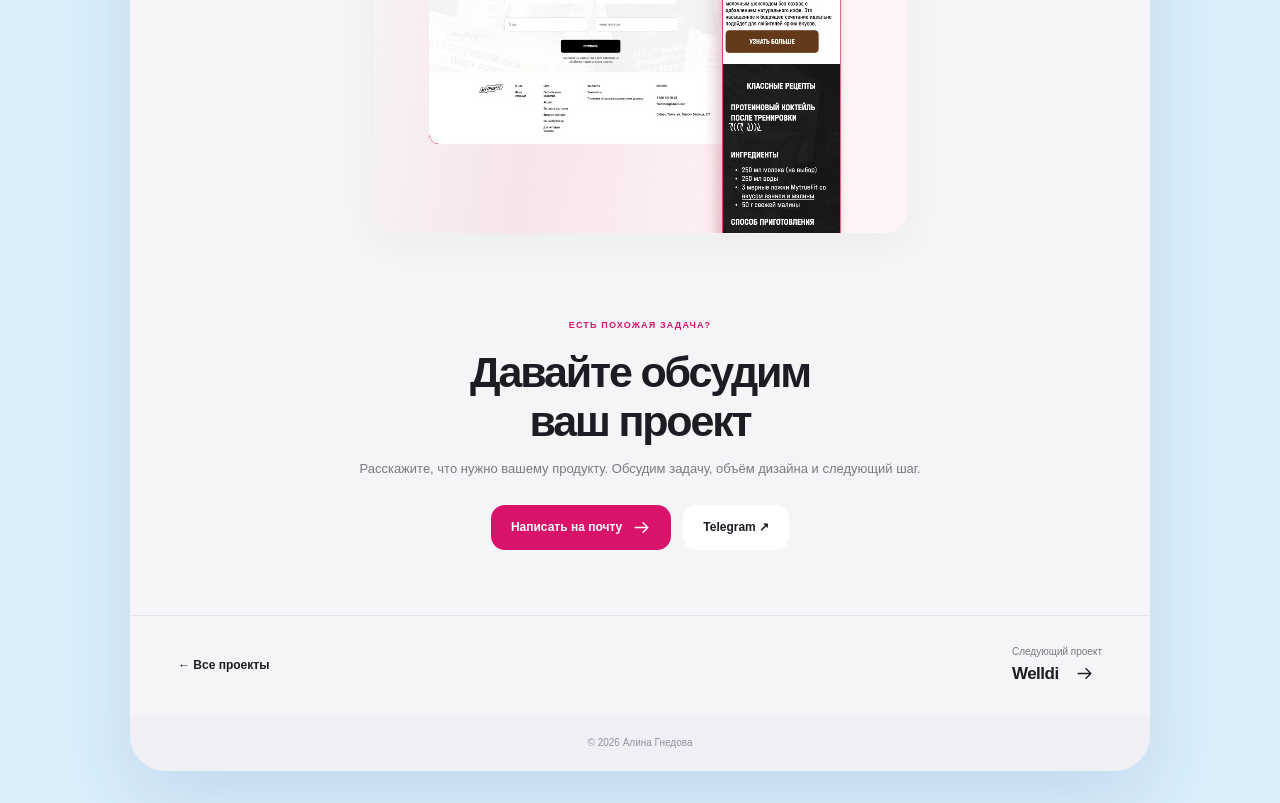
<file: cases/mytruefit/index.html>
<!DOCTYPE html>

<html lang="ru"><head><meta charset="utf-8"/><meta content="width=device-width,initial-scale=1" name="viewport"/><title>MyTrueFit | Дизайн сайта с нуля · Алина Гнедова</title><meta content="С нуля разработала сайт бренда протеиновых продуктов. В одном интерфейсе соединила презентацию ассортимента для покупателей и отдельный сценарий обращения для оптовых партнёров." name="description"/><link href="../../case.css" rel="stylesheet"/><link rel="stylesheet" href="../../contact.css"><script src="../../contact.js" defer></script></head>
<body style="--accent:#d81369;--soft:#fff0f5">
<div class="case-window">
<header class="case-bar"><a class="back" href="../../index.html#projects"><span aria-hidden="true">←</span> Все проекты</a><a class="designer" href="../../index.html#about">Алина Гнедова <span>UI/UX дизайнер</span></a><a class="contact-link" href="mailto:alinagnedova809@mail.ru">Написать мне <svg aria-hidden="true" fill="none" stroke="currentColor" stroke-linecap="round" stroke-linejoin="round" stroke-width="1.8" viewbox="0 0 24 24"><path d="M4 12h16m-6-6 6 6-6 6"></path></svg></a></header>
<main>
<section class="case-hero"><div class="eyebrow">Коммерческий проект · Сайт с нуля</div><h1>MyTrueFit: продукт, который хочется рассмотреть</h1><p class="hero-description">С нуля разработала сайт бренда протеиновых продуктов. В одном интерфейсе соединила презентацию ассортимента для покупателей и отдельный сценарий обращения для оптовых партнёров.</p>
<figure class="cover brand-cover"><div class="cover-caption"><span>ВЕБ-ДИЗАЙН / 02</span><strong>MyTrueFit</strong><small>Аппетитная подача.<br/>Понятный выбор.</small><div class="project-badges"><span>С нуля</span><span>Десктоп + мобильная версия</span></div></div><div class="brand-cover-image"><img alt="Дизайн MyTrueFit: десктопная и мобильная версии сайта" fetchpriority="high" src="../../img/mytruefit.jpg"/></div><figcaption>Главная страница и мобильная версия · авторский дизайн Алины Гнедовой</figcaption></figure>
<div class="facts facts-three"><div><span>Моя роль</span><strong>Единственный дизайнер · полный цикл</strong></div><div><span>Формат</span><strong>Коммерческий · с нуля</strong></div><div><span>Объём</span><strong>Десктоп и мобильная версия</strong></div></div></section>
<section class="case-section"><div class="section-intro"><span class="step">01 / КОНТЕКСТ</span><h2>Один бренд, две задачи сайта</h2><p>Представить продукт покупателю и дать партнёру понятный способ связаться с брендом.</p></div><div class="two-up"><article class="text-card"><span class="square-symbol">?</span><h3>Контекст</h3><p>У сайта две аудитории с разными вопросами. Покупателю важно разобраться во вкусах и найти продукт в продаже. Потенциальному партнёру — оценить ассортимент и запросить условия сотрудничества.</p></article><article class="text-card"><span class="square-symbol">↗</span><h3>Задача</h3><p>Создать цельный сайт с двумя маршрутами: от новинки к ассортименту и площадкам продаж, от знакомства с брендом к оптовой заявке. Сохранить яркий характер продукта в десктопной и мобильной версиях.</p></article></div></section>
<section class="case-section"><div class="section-intro"><span class="step">02 / ПРОЦЕСС</span><h2>Весь дизайн в одних руках</h2><p>Полностью отвечала за дизайн проекта: от структуры страницы до десктопной и мобильной версий.</p></div><div class="process"><article><span>01</span><h3>Структура</h3><p>Выстроила последовательность блоков: новинка, каталог, продукты, сотрудничество и информация о бренде.</p></article><article><span>02</span><h3>Визуальный язык</h3><p>Объединила упаковку, крупную типографику и цветовые акценты в общую композицию сайта.</p></article><article><span>03</span><h3>Адаптация</h3><p>Разработала десктопную и мобильную версии, сохранив характер бренда на разных экранах.</p></article></div><aside class="note"><strong>Моя зона ответственности</strong><p>Объединила структуру, визуальную подачу и адаптивный дизайн в единое решение для бренда.</p></aside></section>
<section class="case-section solutions"><div class="section-intro"><span class="step">03 / ИНТЕРФЕЙС</span><h2>Продукт в центре внимания</h2><p>Три решения, на которых строится визуальная подача сайта.</p></div>
<article class="solution"><div class="solution-visual brand-fragment"><img alt="Первый экран MyTrueFit с клубничным смузи и категориями продукции" loading="lazy" src="../../img/mytruefit.jpg" style="object-position:50% 0%"/></div><div class="solution-text"><span class="solution-number">01</span><h3>Первый экран раскрывает продукт</h3><p>Новинку показываю через сочетание упаковки, ингредиентов и крупного названия вкуса. Так знакомство начинается с конкретного предложения, а визуальные акценты продолжают характер продукта.</p><div class="decision"><strong>От интереса к выбору</strong><p>За первым экраном следуют площадки продаж и категории. Эмоциональная подача получает практическое продолжение: где искать продукт и что ещё есть в ассортименте.</p></div><small>Фрагмент финального дизайн-макета.</small></div></article><article class="solution"><div class="solution-visual brand-fragment"><img alt="Продуктовые блоки MyTrueFit с упаковками и цветовыми акцентами" loading="lazy" src="../../img/mytruefit.jpg" style="object-position:50% 31%"/></div><div class="solution-text"><span class="solution-number">02</span><h3>Разные вкусы, единая структура</h3><p>Каждому вкусу дала собственные цветовые акценты, сохранив повторяющийся состав блока: упаковка, название, описание и действие. Ассортимент остаётся разнообразным, но не распадается на несвязанные экраны.</p><div class="decision"><strong>Масштабируемый приём</strong><p>Повторяемая композиция позволяет представить разные категории в общем визуальном языке бренда.</p></div><small>Фрагмент финального дизайн-макета.</small></div></article><article class="solution"><div class="solution-visual brand-fragment"><img alt="Фрагмент MyTrueFit с условиями сотрудничества и формой заявки" loading="lazy" src="../../img/mytruefit.jpg" style="object-position:50% 49%"/></div><div class="solution-text"><span class="solution-number">03</span><h3>Отдельный маршрут для партнёров</h3><p>Оптовое предложение вынесла в самостоятельный блок с преимуществами и формой запроса прайса. Посетителю с деловой задачей не приходится искать контакты среди описаний вкусов.</p><div class="decision"><strong>Два сценария без конкуренции</strong><p>Покупатель знакомится с ассортиментом и площадками продаж, а партнёр получает точку входа в сотрудничество.</p></div><small>Фрагмент финального дизайн-макета.</small></div></article></section>
<section class="case-section"><div class="section-intro"><span class="step">04 / ВИЗУАЛЬНЫЙ ЯЗЫК</span><h2>Контраст, цвет и крупный шрифт</h2><p>Визуальный язык сайта продолжает характер упаковки.</p></div><div class="system-grid"><div class="system-card palette"><span class="system-label">Визуальные акценты</span><div class="swatches"><i style="background:#d81369"></i><i style="background:#ffdadf"></i><i style="background:#1b1b1b"></i><i style="background:#ffffff"></i></div><p>Розовый акцент, чёрно-белая основа и дополнительные цвета, связанные со вкусами продуктов.</p></div><div class="system-card"><span class="system-label">Типографика</span><div class="type-sample" style="font-size:25px">ВКУС В ДЕТАЛЯХ</div><p>Крупные заголовки привлекают внимание, а компактные описания помогают раскрыть особенности продукта.</p></div><div class="system-card components"><span class="system-label">Приёмы интерфейса</span><span class="brand-chip">Категории</span><span class="brand-chip">Продуктовые блоки</span><span class="brand-chip">Формы заявки</span><span class="brand-chip">Мобильная навигация</span></div></div></section>
<section class="case-section"><div class="section-intro"><span class="step">05 / ИТОГ</span><h2>Сайт с нуля для покупателей и партнёров</h2></div><div class="result-card"><span class="result-icon">✓</span><div><h3>Результат моей работы</h3><p>Полностью выполнила дизайн проекта: структуру, визуальную концепцию, продуктовые блоки и мобильную адаптацию. В результате бренд получил целостное представление ассортимента и выделенный сценарий запроса оптовых условий.</p></div></div></section><section class="case-section project-gallery"><div class="section-intro"><span class="step">06 / МАКЕТ ЦЕЛИКОМ</span><h2>Вся история на одной странице</h2><p>Десктопная и мобильная версии рядом. Нажмите, чтобы открыть изображение в полном размере.</p></div><a class="full-design" href="../../img/mytruefit.jpg" rel="noopener" target="_blank"><img alt="Полный макет сайта MyTrueFit: десктопная и мобильная версии" loading="lazy" src="../../img/mytruefit.jpg"/></a></section>
<section class="case-end"><span class="step">ЕСТЬ ПОХОЖАЯ ЗАДАЧА?</span><h2>Давайте обсудим<br/>ваш проект</h2><p>Расскажите, что нужно вашему продукту. Обсудим задачу, объём дизайна и следующий шаг.</p><div class="end-buttons"><a class="primary-link" href="mailto:alinagnedova809@mail.ru">Написать на почту <svg aria-hidden="true" fill="none" stroke="currentColor" stroke-linecap="round" stroke-linejoin="round" stroke-width="1.8" viewbox="0 0 24 24"><path d="M4 12h16m-6-6 6 6-6 6"></path></svg></a><a class="secondary-link" href="https://t.me/alinagned" rel="noopener" target="_blank">Telegram ↗</a></div></section>
<nav aria-label="Навигация по проектам" class="case-bottom"><a class="back" href="../../index.html#projects">← Все проекты</a><a class="next-case" href="../welldi/index.html"><span>Следующий проект</span><strong>Welldi <svg aria-hidden="true" fill="none" stroke="currentColor" stroke-linecap="round" stroke-linejoin="round" stroke-width="1.8" viewbox="0 0 24 24"><path d="M4 12h16m-6-6 6 6-6 6"></path></svg></strong></a></nav>
</main><footer>© 2026 Алина Гнедова</footer></div></body></html>
</file>
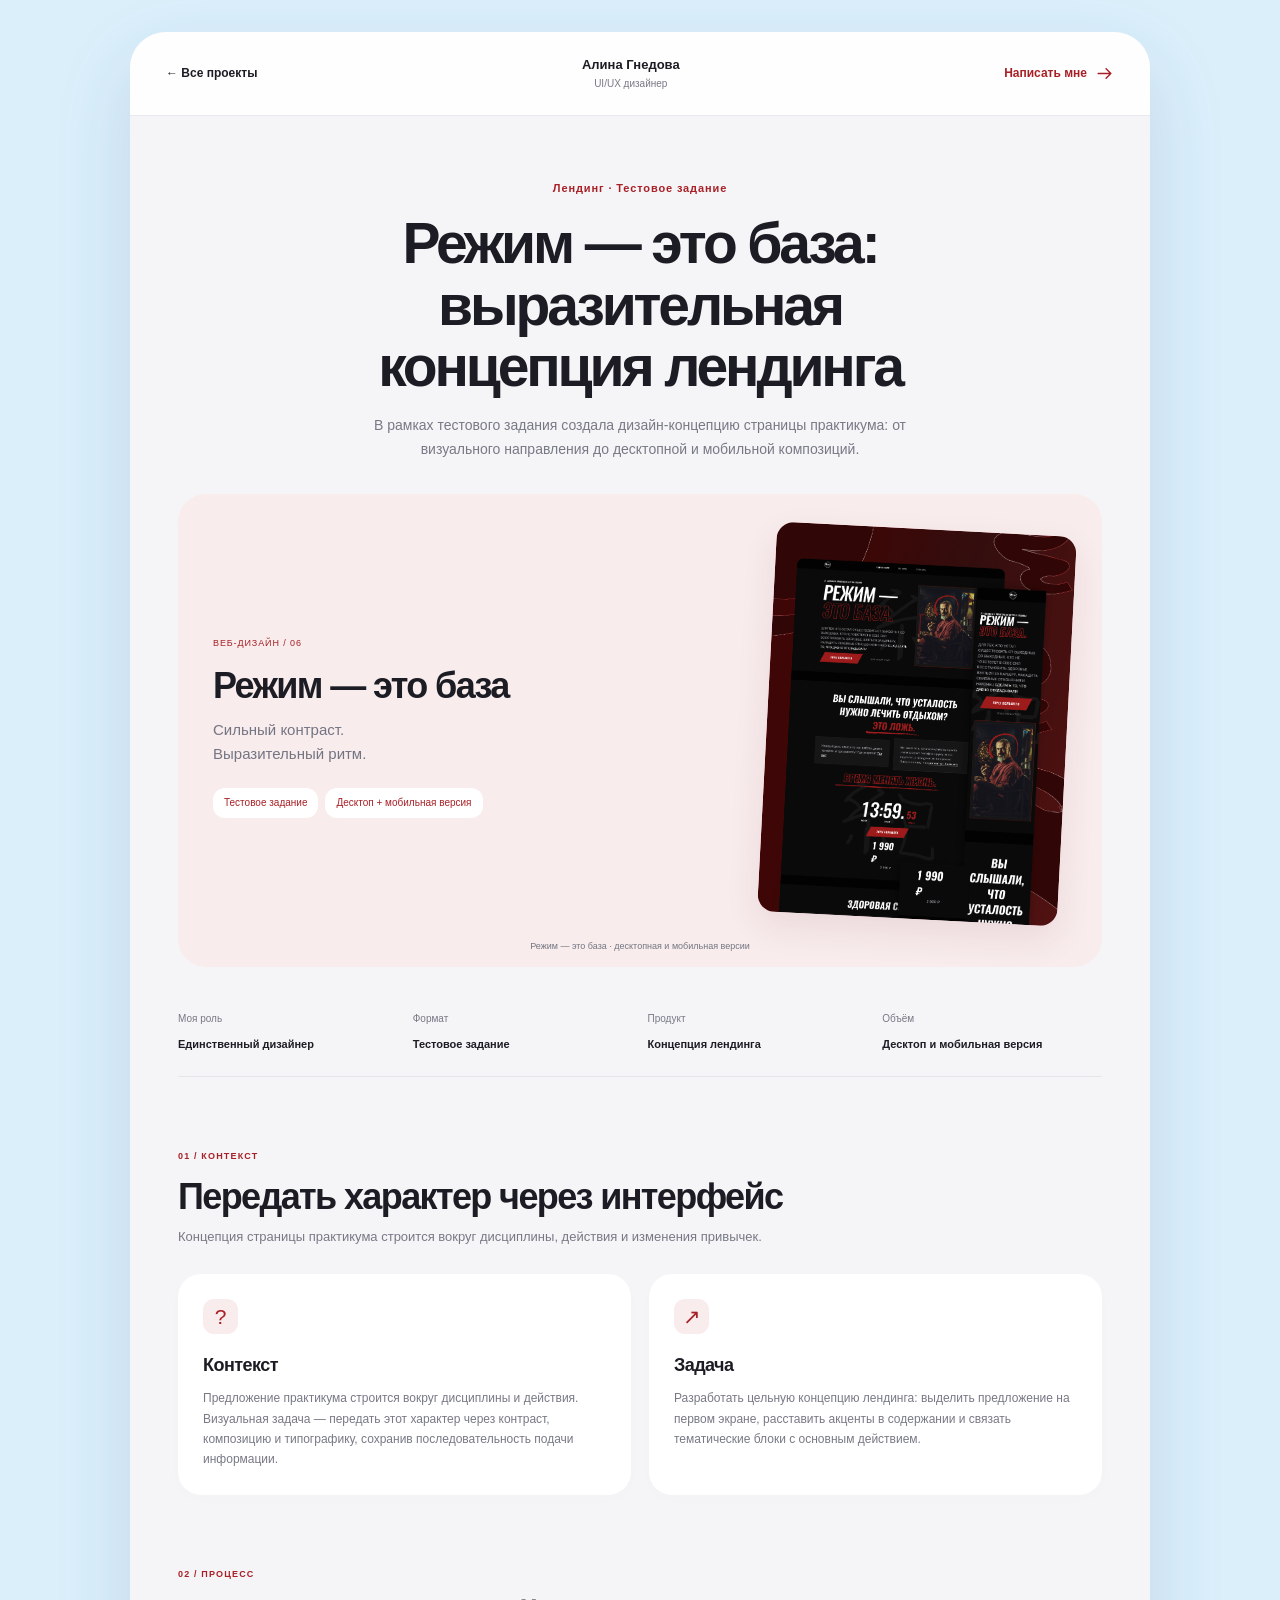
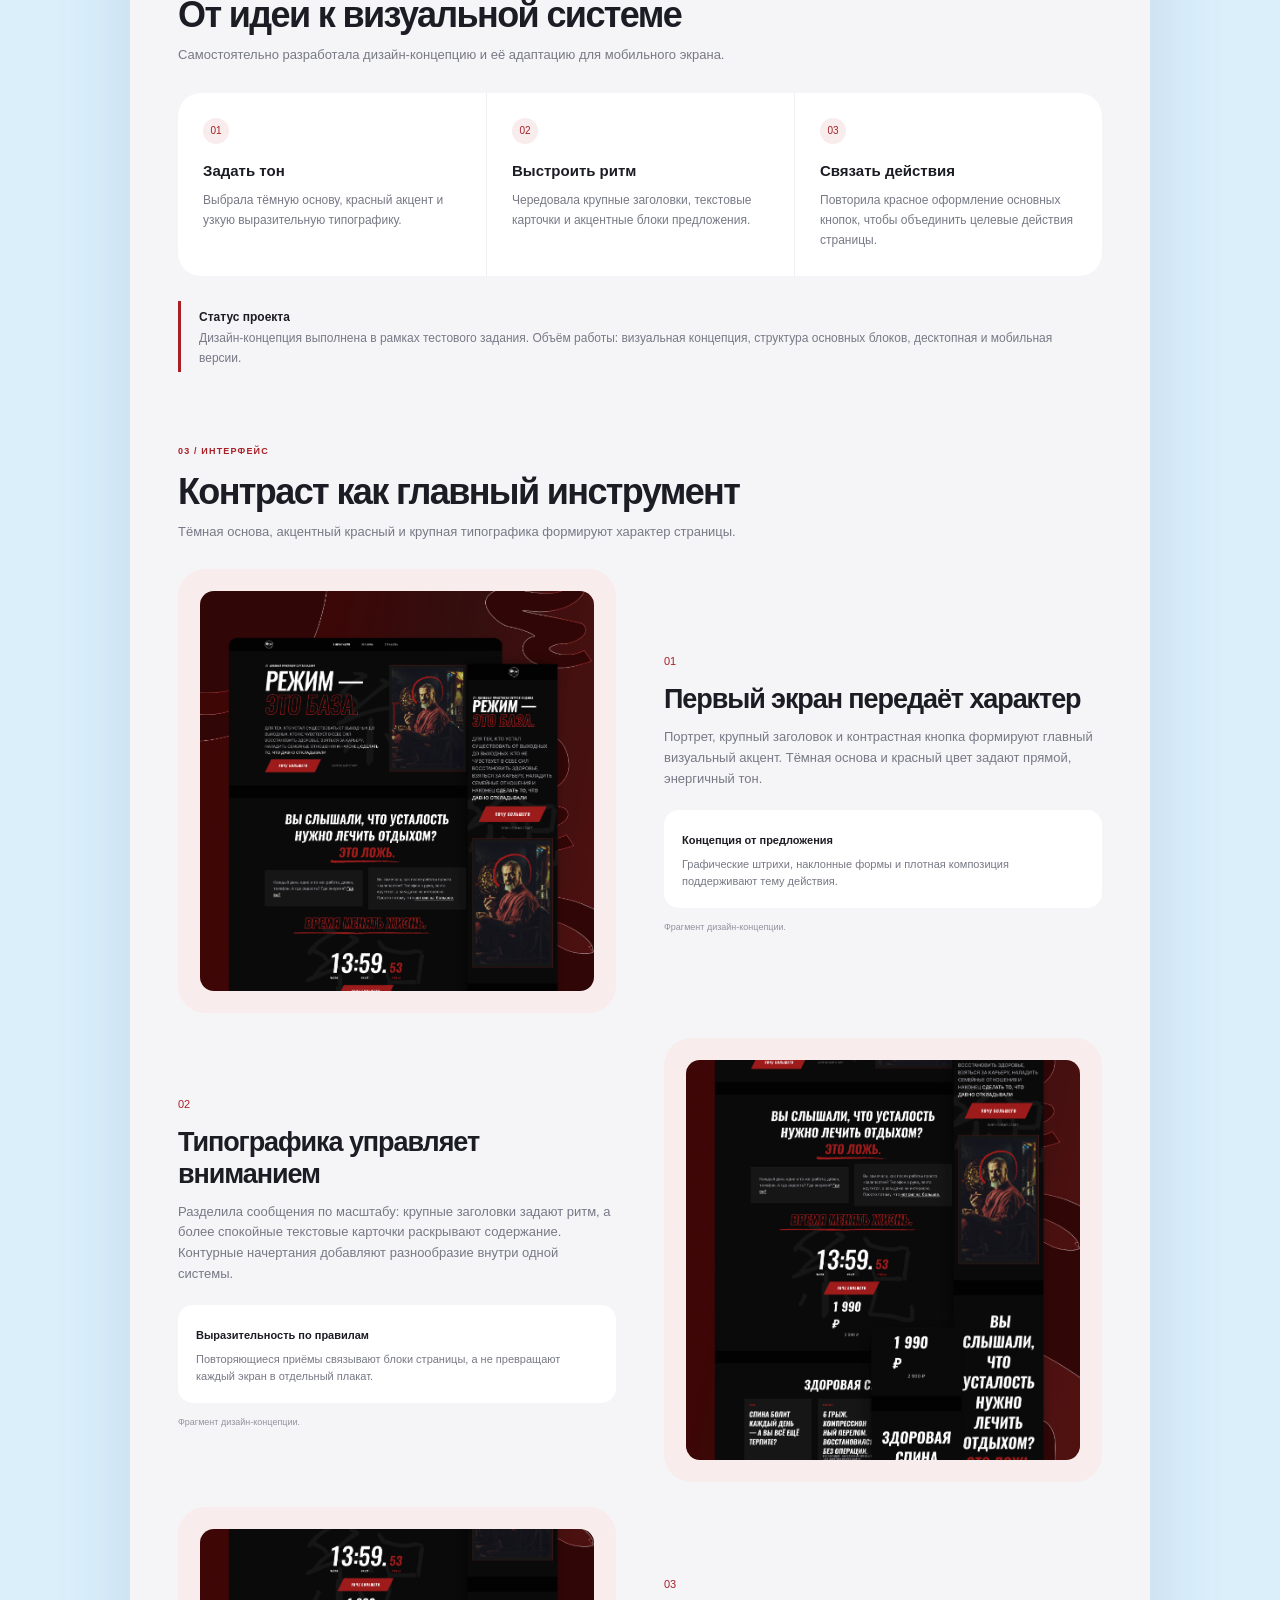
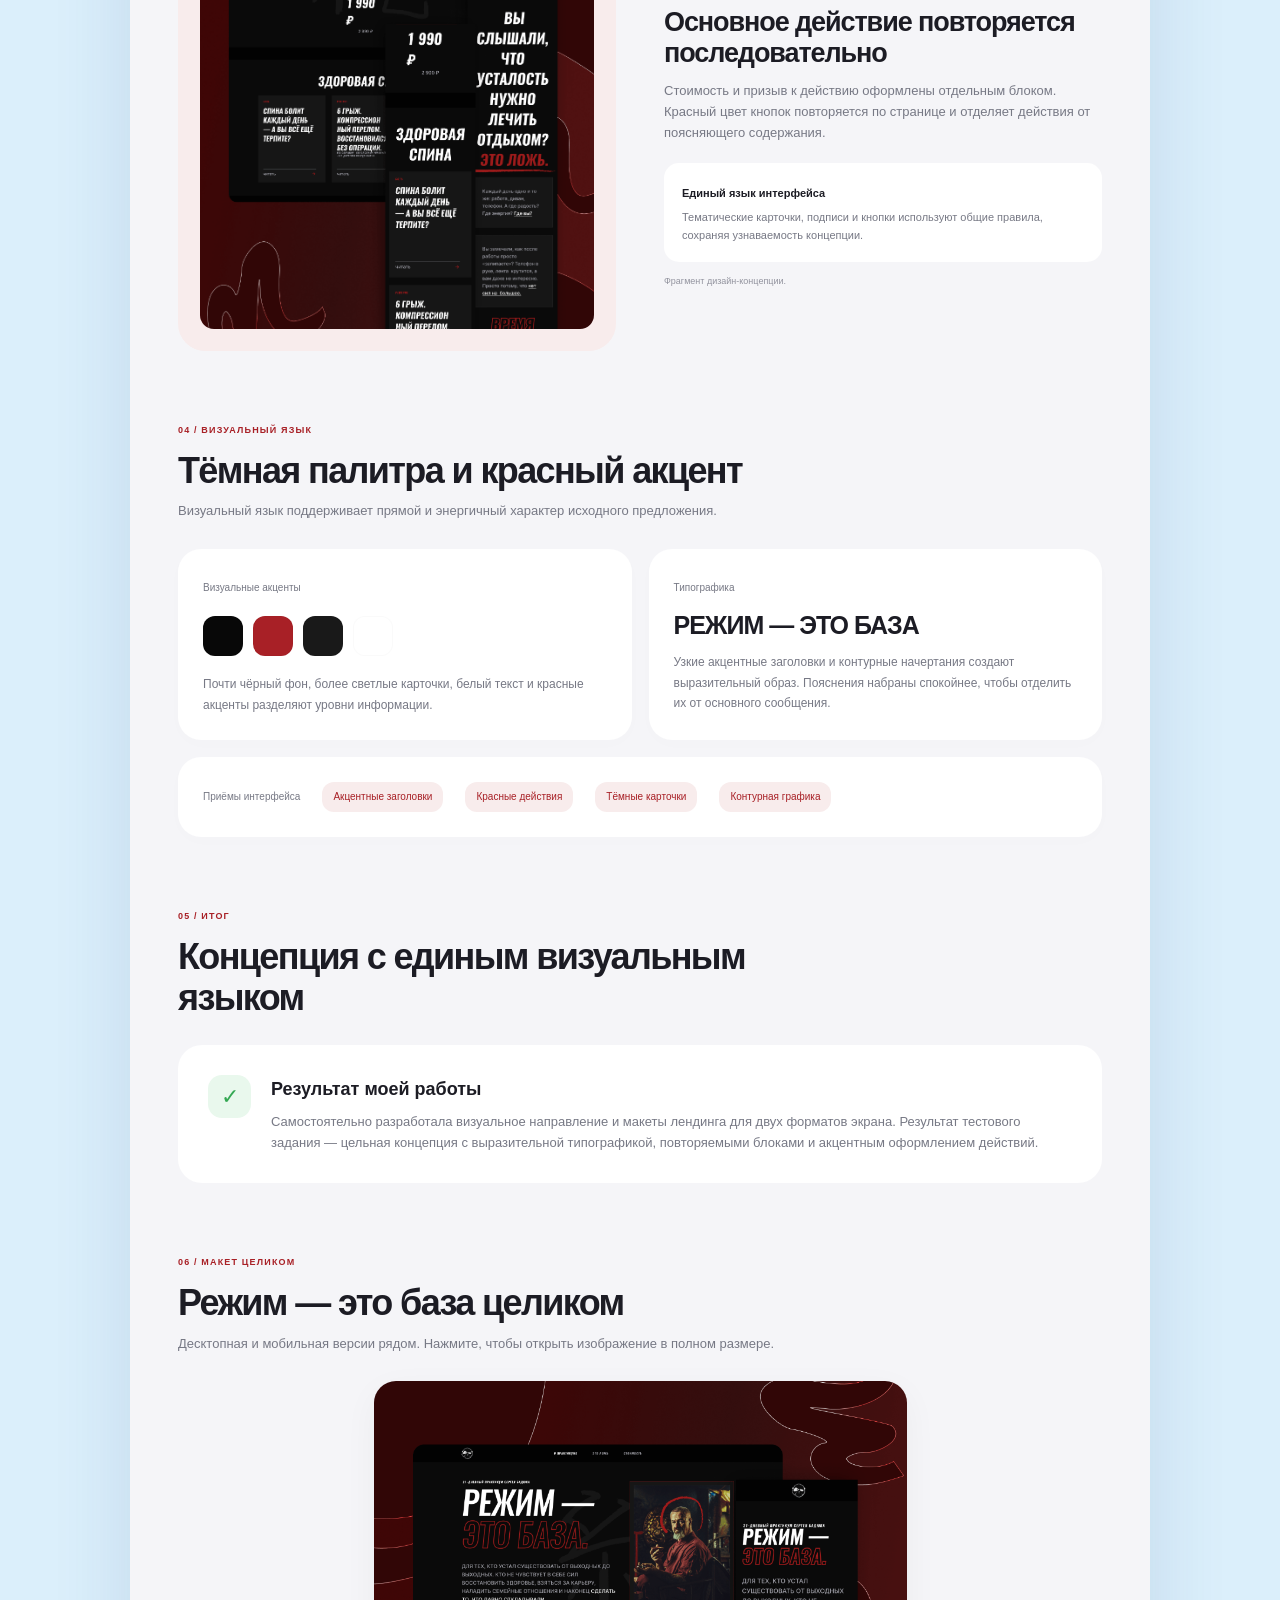
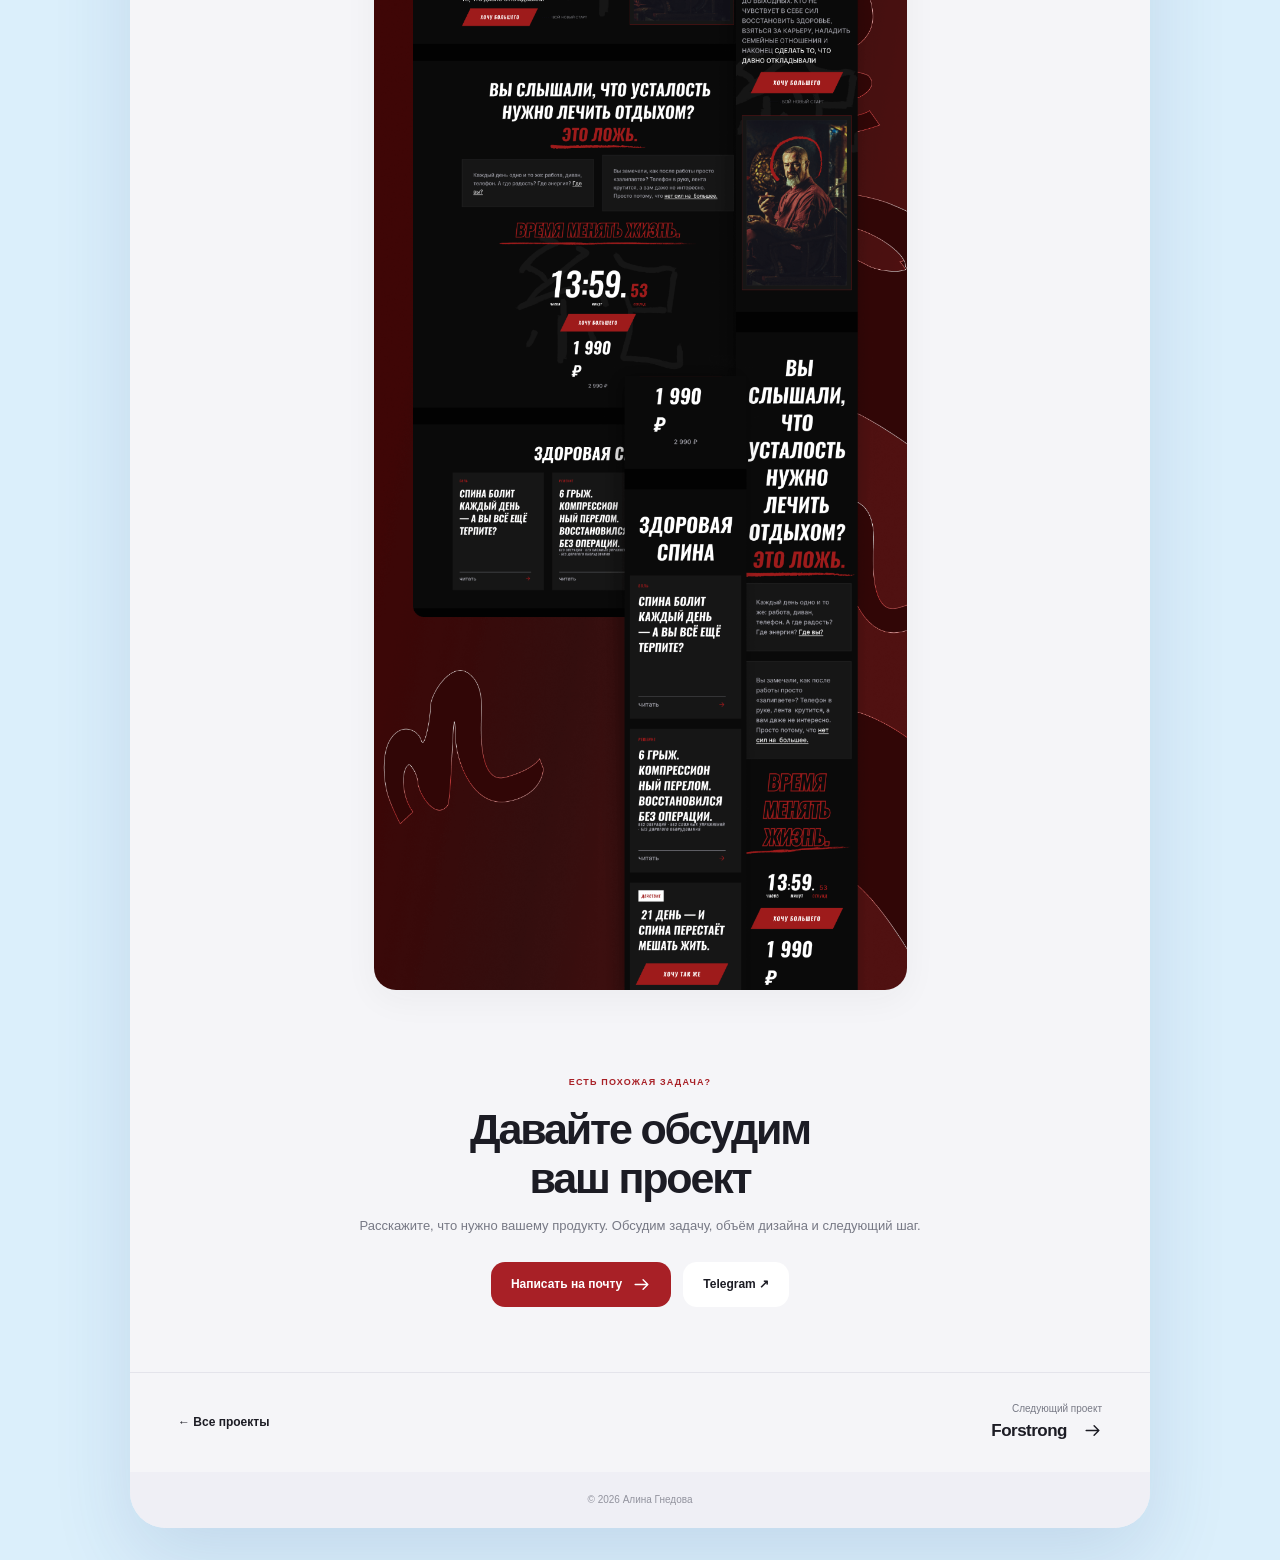
<file: cases/regime/index.html>
<!DOCTYPE html>

<html lang="ru"><head><meta charset="utf-8"/><meta content="width=device-width,initial-scale=1" name="viewport"/><title>Режим — это база | Кейс · Алина Гнедова</title><meta content="В рамках тестового задания создала дизайн-концепцию страницы практикума: от визуального направления до десктопной и мобильной композиций." name="description"/><link href="../../case.css" rel="stylesheet"/><link rel="stylesheet" href="../../contact.css"><script src="../../contact.js" defer></script></head>
<body style="--accent:#a82026;--soft:#f8ecec">
<div class="case-window">
<header class="case-bar"><a class="back" href="../../index.html#projects"><span aria-hidden="true">←</span> Все проекты</a><a class="designer" href="../../index.html#about">Алина Гнедова <span>UI/UX дизайнер</span></a><a class="contact-link" href="mailto:alinagnedova809@mail.ru">Написать мне <svg aria-hidden="true" fill="none" stroke="currentColor" stroke-linecap="round" stroke-linejoin="round" stroke-width="1.8" viewbox="0 0 24 24"><path d="M4 12h16m-6-6 6 6-6 6"></path></svg></a></header>
<main>
<section class="case-hero"><div class="eyebrow">Лендинг · Тестовое задание</div><h1>Режим — это база: выразительная концепция лендинга</h1><p class="hero-description">В рамках тестового задания создала дизайн-концепцию страницы практикума: от визуального направления до десктопной и мобильной композиций.</p>
<figure class="cover brand-cover"><div class="cover-caption"><span>ВЕБ-ДИЗАЙН / 06</span><strong style="font-size:36px">Режим — это база</strong><small>Сильный контраст.<br/>Выразительный ритм.</small><div class="project-badges"><span>Тестовое задание</span><span>Десктоп + мобильная версия</span></div></div><div class="brand-cover-image"><img alt="Режим — это база — дизайн десктопной и мобильной версий" fetchpriority="high" src="../../img/regime.png"/></div><figcaption>Режим — это база · десктопная и мобильная версии</figcaption></figure>
<div class="facts"><div><span>Моя роль</span><strong>Единственный дизайнер</strong></div><div><span>Формат</span><strong>Тестовое задание</strong></div><div><span>Продукт</span><strong>Концепция лендинга</strong></div><div><span>Объём</span><strong>Десктоп и мобильная версия</strong></div></div></section>
<section class="case-section"><div class="section-intro"><span class="step">01 / КОНТЕКСТ</span><h2>Передать характер через интерфейс</h2><p>Концепция страницы практикума строится вокруг дисциплины, действия и изменения привычек.</p></div><div class="two-up"><article class="text-card"><span class="square-symbol">?</span><h3>Контекст</h3><p>Предложение практикума строится вокруг дисциплины и действия. Визуальная задача — передать этот характер через контраст, композицию и типографику, сохранив последовательность подачи информации.</p></article><article class="text-card"><span class="square-symbol">↗</span><h3>Задача</h3><p>Разработать цельную концепцию лендинга: выделить предложение на первом экране, расставить акценты в содержании и связать тематические блоки с основным действием.</p></article></div></section>
<section class="case-section"><div class="section-intro"><span class="step">02 / ПРОЦЕСС</span><h2>От идеи к визуальной системе</h2><p>Самостоятельно разработала дизайн-концепцию и её адаптацию для мобильного экрана.</p></div><div class="process"><article><span>01</span><h3>Задать тон</h3><p>Выбрала тёмную основу, красный акцент и узкую выразительную типографику.</p></article><article><span>02</span><h3>Выстроить ритм</h3><p>Чередовала крупные заголовки, текстовые карточки и акцентные блоки предложения.</p></article><article><span>03</span><h3>Связать действия</h3><p>Повторила красное оформление основных кнопок, чтобы объединить целевые действия страницы.</p></article></div><aside class="note"><strong>Статус проекта</strong><p>Дизайн-концепция выполнена в рамках тестового задания. Объём работы: визуальная концепция, структура основных блоков, десктопная и мобильная версии.</p></aside></section>
<section class="case-section solutions"><div class="section-intro"><span class="step">03 / ИНТЕРФЕЙС</span><h2>Контраст как главный инструмент</h2><p>Тёмная основа, акцентный красный и крупная типографика формируют характер страницы.</p></div>
<article class="solution"><div class="solution-visual brand-fragment"><img alt="Режим — это база — дизайн десктопной и мобильной версий" loading="lazy" src="../../img/regime.png" style="object-position:50% 0%"/></div><div class="solution-text"><span class="solution-number">01</span><h3>Первый экран передаёт характер</h3><p>Портрет, крупный заголовок и контрастная кнопка формируют главный визуальный акцент. Тёмная основа и красный цвет задают прямой, энергичный тон.</p><div class="decision"><strong>Концепция от предложения</strong><p>Графические штрихи, наклонные формы и плотная композиция поддерживают тему действия.</p></div><small>Фрагмент дизайн-концепции.</small></div></article><article class="solution"><div class="solution-visual brand-fragment"><img alt="Режим — это база — дизайн десктопной и мобильной версий" loading="lazy" src="../../img/regime.png" style="object-position:50% 35%"/></div><div class="solution-text"><span class="solution-number">02</span><h3>Типографика управляет вниманием</h3><p>Разделила сообщения по масштабу: крупные заголовки задают ритм, а более спокойные текстовые карточки раскрывают содержание. Контурные начертания добавляют разнообразие внутри одной системы.</p><div class="decision"><strong>Выразительность по правилам</strong><p>Повторяющиеся приёмы связывают блоки страницы, а не превращают каждый экран в отдельный плакат.</p></div><small>Фрагмент дизайн-концепции.</small></div></article><article class="solution"><div class="solution-visual brand-fragment"><img alt="Режим — это база — дизайн десктопной и мобильной версий" loading="lazy" src="../../img/regime.png" style="object-position:50% 70%"/></div><div class="solution-text"><span class="solution-number">03</span><h3>Основное действие повторяется последовательно</h3><p>Стоимость и призыв к действию оформлены отдельным блоком. Красный цвет кнопок повторяется по странице и отделяет действия от поясняющего содержания.</p><div class="decision"><strong>Единый язык интерфейса</strong><p>Тематические карточки, подписи и кнопки используют общие правила, сохраняя узнаваемость концепции.</p></div><small>Фрагмент дизайн-концепции.</small></div></article></section>
<section class="case-section"><div class="section-intro"><span class="step">04 / ВИЗУАЛЬНЫЙ ЯЗЫК</span><h2>Тёмная палитра и красный акцент</h2><p>Визуальный язык поддерживает прямой и энергичный характер исходного предложения.</p></div><div class="system-grid"><div class="system-card palette"><span class="system-label">Визуальные акценты</span><div class="swatches"><i style="background:#080808"></i><i style="background:#a82026"></i><i style="background:#191919"></i><i style="background:#ffffff"></i></div><p>Почти чёрный фон, более светлые карточки, белый текст и красные акценты разделяют уровни информации.</p></div><div class="system-card"><span class="system-label">Типографика</span><div class="type-sample" style="font-size:25px">РЕЖИМ — ЭТО БАЗА</div><p>Узкие акцентные заголовки и контурные начертания создают выразительный образ. Пояснения набраны спокойнее, чтобы отделить их от основного сообщения.</p></div><div class="system-card components"><span class="system-label">Приёмы интерфейса</span><span class="brand-chip">Акцентные заголовки</span><span class="brand-chip">Красные действия</span><span class="brand-chip">Тёмные карточки</span><span class="brand-chip">Контурная графика</span></div></div></section>
<section class="case-section"><div class="section-intro"><span class="step">05 / ИТОГ</span><h2>Концепция с единым визуальным языком</h2></div><div class="result-card"><span class="result-icon">✓</span><div><h3>Результат моей работы</h3><p>Самостоятельно разработала визуальное направление и макеты лендинга для двух форматов экрана. Результат тестового задания — цельная концепция с выразительной типографикой, повторяемыми блоками и акцентным оформлением действий.</p></div></div></section><section class="case-section project-gallery"><div class="section-intro"><span class="step">06 / МАКЕТ ЦЕЛИКОМ</span><h2>Режим — это база целиком</h2><p>Десктопная и мобильная версии рядом. Нажмите, чтобы открыть изображение в полном размере.</p></div><a class="full-design" href="../../img/regime.png" rel="noopener" target="_blank"><img alt="Режим — это база — дизайн десктопной и мобильной версий" loading="lazy" src="../../img/regime.png"/></a></section>
<section class="case-end"><span class="step">ЕСТЬ ПОХОЖАЯ ЗАДАЧА?</span><h2>Давайте обсудим<br/>ваш проект</h2><p>Расскажите, что нужно вашему продукту. Обсудим задачу, объём дизайна и следующий шаг.</p><div class="end-buttons"><a class="primary-link" href="mailto:alinagnedova809@mail.ru">Написать на почту <svg aria-hidden="true" fill="none" stroke="currentColor" stroke-linecap="round" stroke-linejoin="round" stroke-width="1.8" viewbox="0 0 24 24"><path d="M4 12h16m-6-6 6 6-6 6"></path></svg></a><a class="secondary-link" href="https://t.me/alinagned" rel="noopener" target="_blank">Telegram ↗</a></div></section>
<nav aria-label="Навигация по проектам" class="case-bottom"><a class="back" href="../../index.html#projects">← Все проекты</a><a class="next-case" href="../forstrong/index.html"><span>Следующий проект</span><strong>Forstrong <svg aria-hidden="true" fill="none" stroke="currentColor" stroke-linecap="round" stroke-linejoin="round" stroke-width="1.8" viewbox="0 0 24 24"><path d="M4 12h16m-6-6 6 6-6 6"></path></svg></strong></a></nav>
</main><footer>© 2026 Алина Гнедова</footer></div></body></html>
</file>
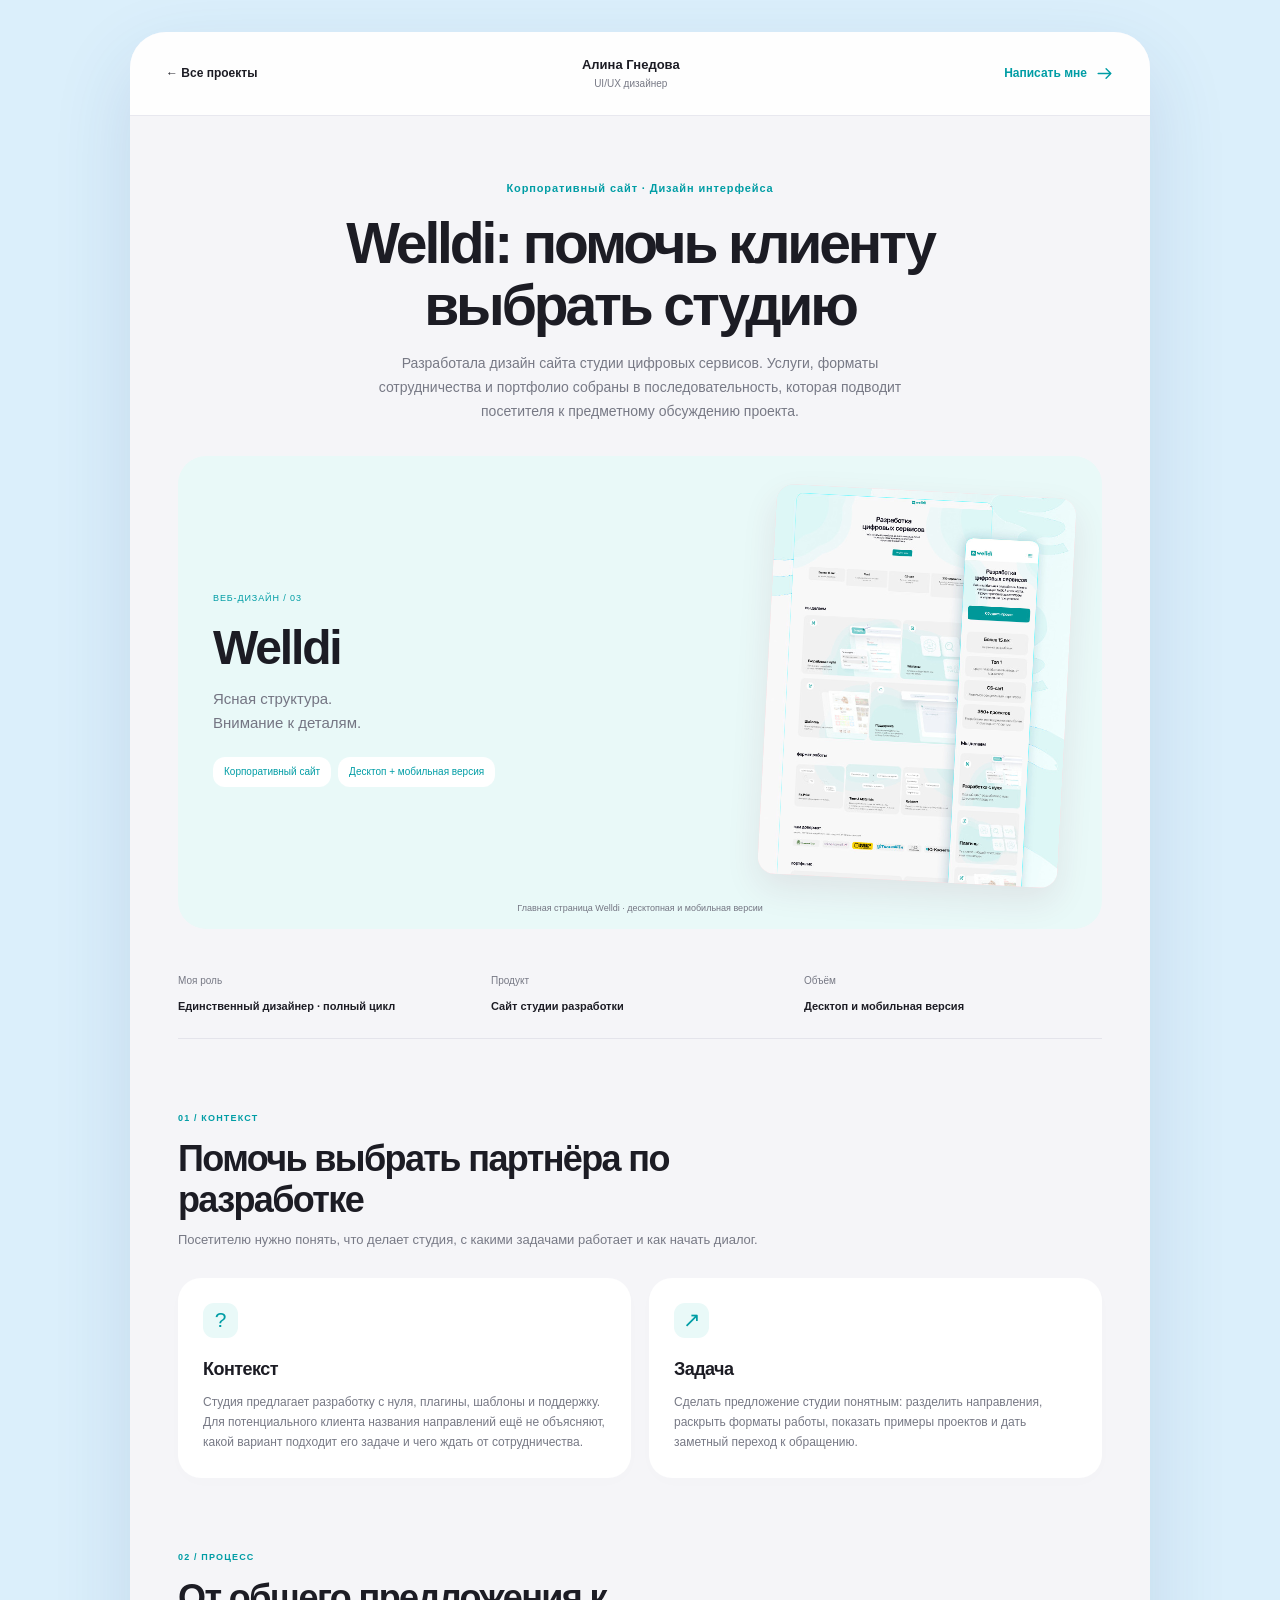
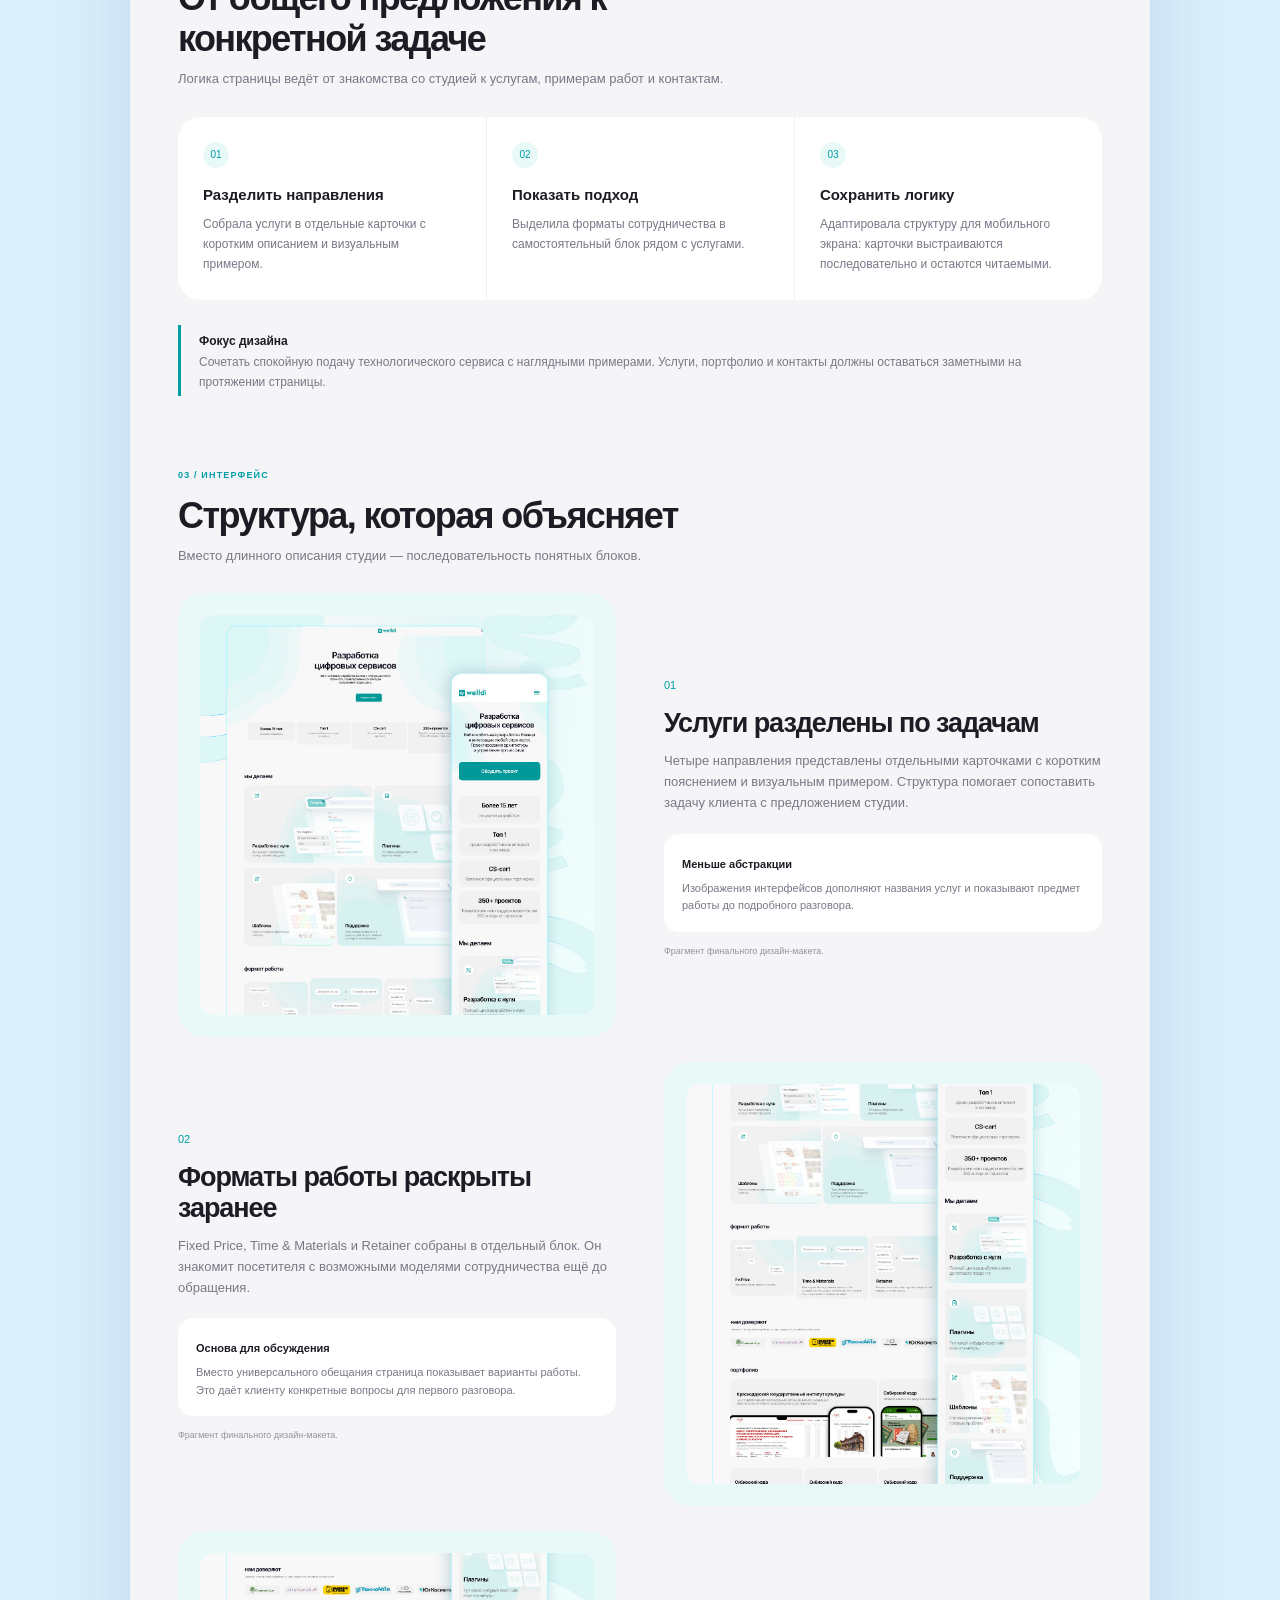
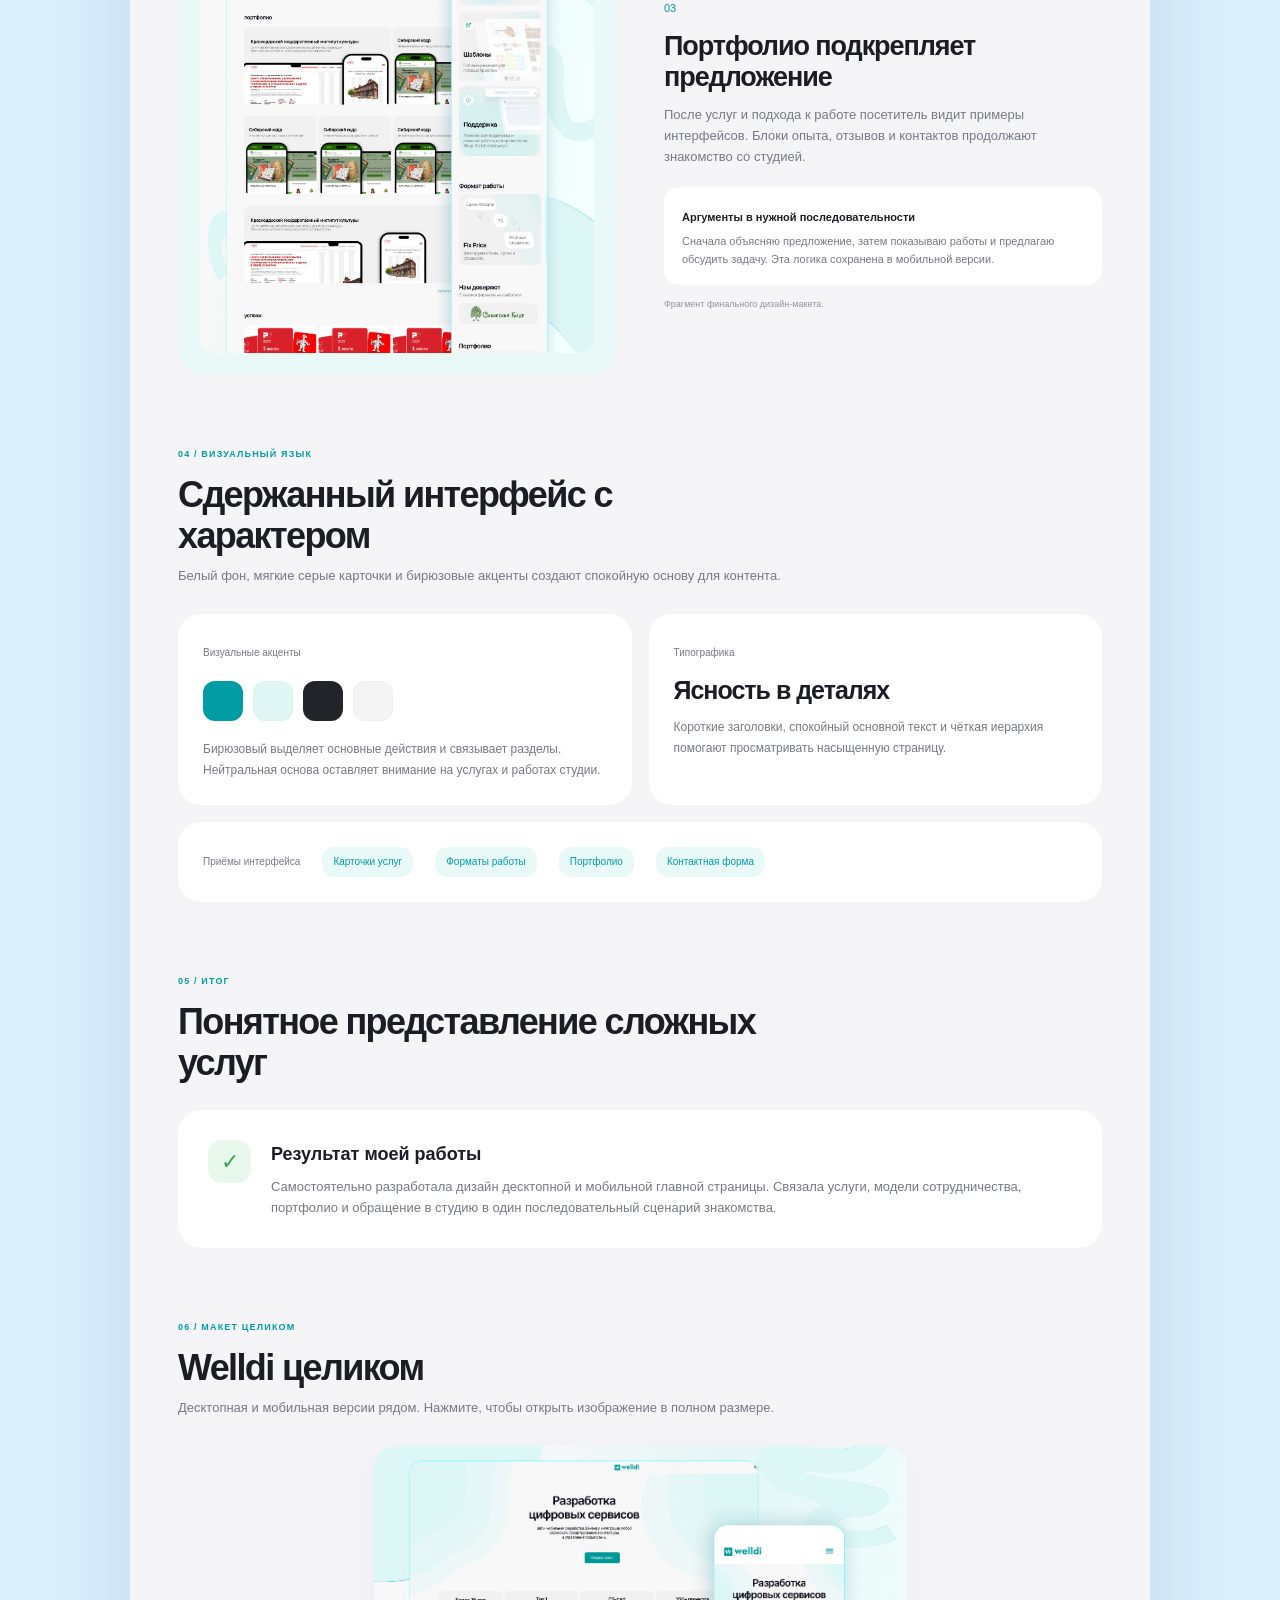
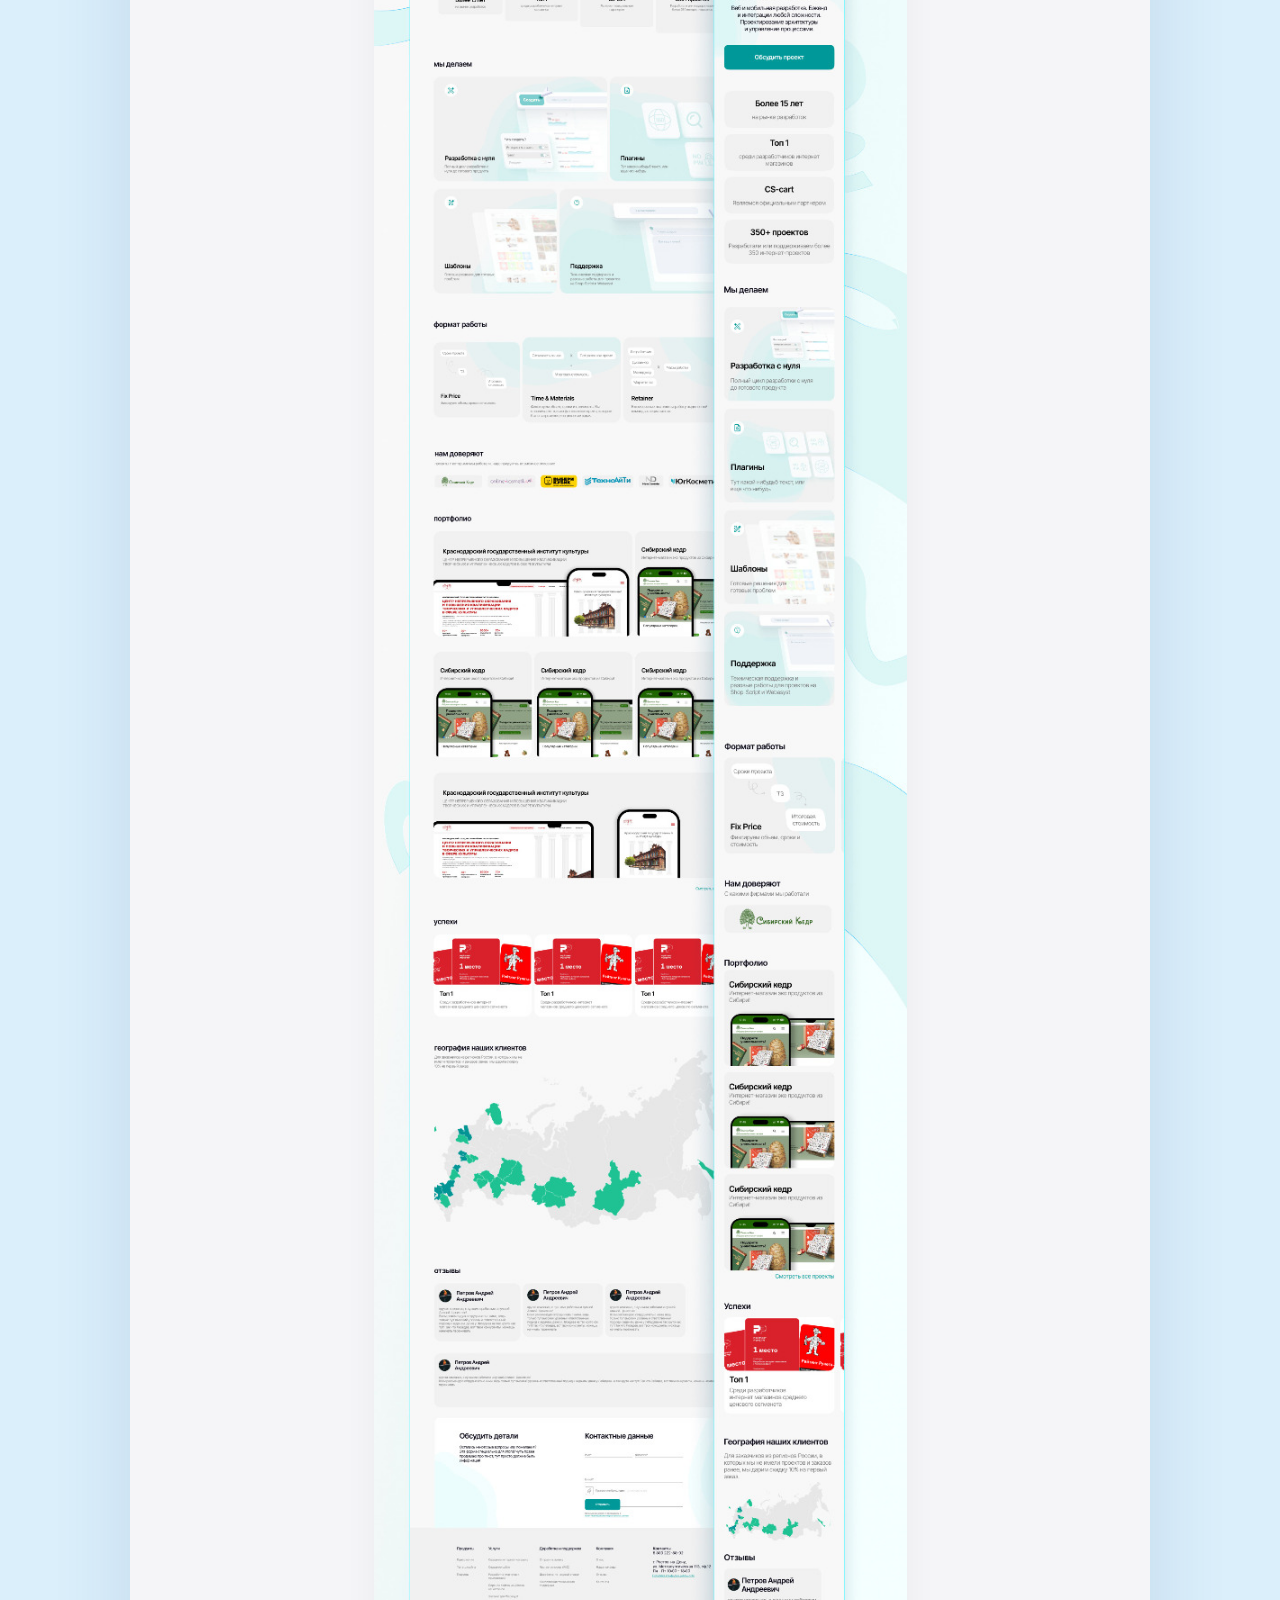
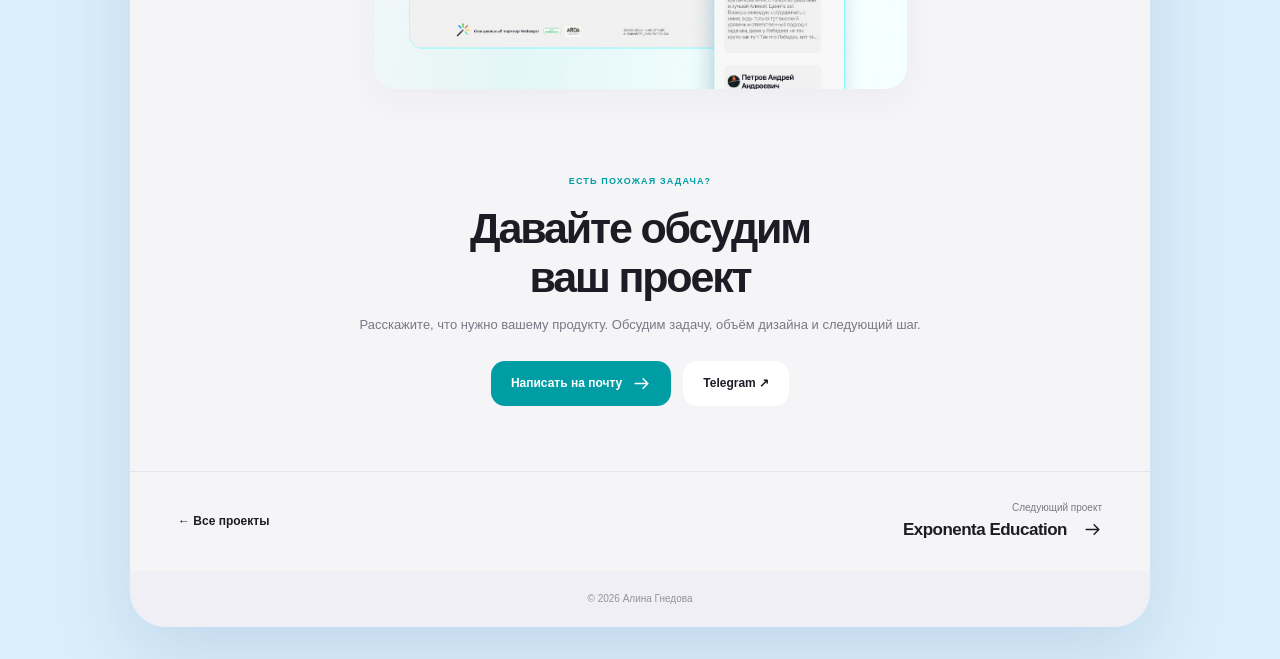
<file: cases/welldi/index.html>
<!DOCTYPE html>

<html lang="ru"><head><meta charset="utf-8"/><meta content="width=device-width,initial-scale=1" name="viewport"/><title>Welldi | Сайт студии цифровых сервисов · Алина Гнедова</title><meta content="Разработала дизайн сайта студии цифровых сервисов. Услуги, форматы сотрудничества и портфолио собраны в последовательность, которая подводит посетителя к предметному обсуждению проекта." name="description"/><link href="../../case.css" rel="stylesheet"/><link rel="stylesheet" href="../../contact.css"><script src="../../contact.js" defer></script></head>
<body style="--accent:#009da5;--soft:#e9f9f8">
<div class="case-window">
<header class="case-bar"><a class="back" href="../../index.html#projects"><span aria-hidden="true">←</span> Все проекты</a><a class="designer" href="../../index.html#about">Алина Гнедова <span>UI/UX дизайнер</span></a><a class="contact-link" href="mailto:alinagnedova809@mail.ru">Написать мне <svg aria-hidden="true" fill="none" stroke="currentColor" stroke-linecap="round" stroke-linejoin="round" stroke-width="1.8" viewbox="0 0 24 24"><path d="M4 12h16m-6-6 6 6-6 6"></path></svg></a></header>
<main>
<section class="case-hero"><div class="eyebrow">Корпоративный сайт · Дизайн интерфейса</div><h1>Welldi: помочь клиенту выбрать студию</h1><p class="hero-description">Разработала дизайн сайта студии цифровых сервисов. Услуги, форматы сотрудничества и портфолио собраны в последовательность, которая подводит посетителя к предметному обсуждению проекта.</p>
<figure class="cover brand-cover"><div class="cover-caption"><span>ВЕБ-ДИЗАЙН / 03</span><strong>Welldi</strong><small>Ясная структура.<br/>Внимание к деталям.</small><div class="project-badges"><span>Корпоративный сайт</span><span>Десктоп + мобильная версия</span></div></div><div class="brand-cover-image"><img alt="Дизайн Welldi: десктопная и мобильная версии сайта студии разработки" fetchpriority="high" src="../../img/welldi.jpg"/></div><figcaption>Главная страница Welldi · десктопная и мобильная версии</figcaption></figure>
<div class="facts facts-three"><div><span>Моя роль</span><strong>Единственный дизайнер · полный цикл</strong></div><div><span>Продукт</span><strong>Сайт студии разработки</strong></div><div><span>Объём</span><strong>Десктоп и мобильная версия</strong></div></div></section>
<section class="case-section"><div class="section-intro"><span class="step">01 / КОНТЕКСТ</span><h2>Помочь выбрать партнёра по разработке</h2><p>Посетителю нужно понять, что делает студия, с какими задачами работает и как начать диалог.</p></div><div class="two-up"><article class="text-card"><span class="square-symbol">?</span><h3>Контекст</h3><p>Студия предлагает разработку с нуля, плагины, шаблоны и поддержку. Для потенциального клиента названия направлений ещё не объясняют, какой вариант подходит его задаче и чего ждать от сотрудничества.</p></article><article class="text-card"><span class="square-symbol">↗</span><h3>Задача</h3><p>Сделать предложение студии понятным: разделить направления, раскрыть форматы работы, показать примеры проектов и дать заметный переход к обращению.</p></article></div></section>
<section class="case-section"><div class="section-intro"><span class="step">02 / ПРОЦЕСС</span><h2>От общего предложения к конкретной задаче</h2><p>Логика страницы ведёт от знакомства со студией к услугам, примерам работ и контактам.</p></div><div class="process"><article><span>01</span><h3>Разделить направления</h3><p>Собрала услуги в отдельные карточки с коротким описанием и визуальным примером.</p></article><article><span>02</span><h3>Показать подход</h3><p>Выделила форматы сотрудничества в самостоятельный блок рядом с услугами.</p></article><article><span>03</span><h3>Сохранить логику</h3><p>Адаптировала структуру для мобильного экрана: карточки выстраиваются последовательно и остаются читаемыми.</p></article></div><aside class="note"><strong>Фокус дизайна</strong><p>Сочетать спокойную подачу технологического сервиса с наглядными примерами. Услуги, портфолио и контакты должны оставаться заметными на протяжении страницы.</p></aside></section>
<section class="case-section solutions"><div class="section-intro"><span class="step">03 / ИНТЕРФЕЙС</span><h2>Структура, которая объясняет</h2><p>Вместо длинного описания студии — последовательность понятных блоков.</p></div>
<article class="solution"><div class="solution-visual brand-fragment"><img alt="Первый экран Welldi и карточки услуг разработки" loading="lazy" src="../../img/welldi.jpg" style="object-position:50% 0%"/></div><div class="solution-text"><span class="solution-number">01</span><h3>Услуги разделены по задачам</h3><p>Четыре направления представлены отдельными карточками с коротким пояснением и визуальным примером. Структура помогает сопоставить задачу клиента с предложением студии.</p><div class="decision"><strong>Меньше абстракции</strong><p>Изображения интерфейсов дополняют названия услуг и показывают предмет работы до подробного разговора.</p></div><small>Фрагмент финального дизайн-макета.</small></div></article><article class="solution"><div class="solution-visual brand-fragment"><img alt="Фрагмент Welldi с форматами работы и примерами проектов" loading="lazy" src="../../img/welldi.jpg" style="object-position:50% 22%"/></div><div class="solution-text"><span class="solution-number">02</span><h3>Форматы работы раскрыты заранее</h3><p>Fixed Price, Time &amp; Materials и Retainer собраны в отдельный блок. Он знакомит посетителя с возможными моделями сотрудничества ещё до обращения.</p><div class="decision"><strong>Основа для обсуждения</strong><p>Вместо универсального обещания страница показывает варианты работы. Это даёт клиенту конкретные вопросы для первого разговора.</p></div><small>Фрагмент финального дизайн-макета.</small></div></article><article class="solution"><div class="solution-visual brand-fragment"><img alt="Фрагмент Welldi с портфолио и мобильной версией" loading="lazy" src="../../img/welldi.jpg" style="object-position:50% 45%"/></div><div class="solution-text"><span class="solution-number">03</span><h3>Портфолио подкрепляет предложение</h3><p>После услуг и подхода к работе посетитель видит примеры интерфейсов. Блоки опыта, отзывов и контактов продолжают знакомство со студией.</p><div class="decision"><strong>Аргументы в нужной последовательности</strong><p>Сначала объясняю предложение, затем показываю работы и предлагаю обсудить задачу. Эта логика сохранена в мобильной версии.</p></div><small>Фрагмент финального дизайн-макета.</small></div></article></section>
<section class="case-section"><div class="section-intro"><span class="step">04 / ВИЗУАЛЬНЫЙ ЯЗЫК</span><h2>Сдержанный интерфейс с характером</h2><p>Белый фон, мягкие серые карточки и бирюзовые акценты создают спокойную основу для контента.</p></div><div class="system-grid"><div class="system-card palette"><span class="system-label">Визуальные акценты</span><div class="swatches"><i style="background:#009da5"></i><i style="background:#dff6f5"></i><i style="background:#22242a"></i><i style="background:#f4f4f4"></i></div><p>Бирюзовый выделяет основные действия и связывает разделы. Нейтральная основа оставляет внимание на услугах и работах студии.</p></div><div class="system-card"><span class="system-label">Типографика</span><div class="type-sample" style="font-size:25px">Ясность в деталях</div><p>Короткие заголовки, спокойный основной текст и чёткая иерархия помогают просматривать насыщенную страницу.</p></div><div class="system-card components"><span class="system-label">Приёмы интерфейса</span><span class="brand-chip">Карточки услуг</span><span class="brand-chip">Форматы работы</span><span class="brand-chip">Портфолио</span><span class="brand-chip">Контактная форма</span></div></div></section>
<section class="case-section"><div class="section-intro"><span class="step">05 / ИТОГ</span><h2>Понятное представление сложных услуг</h2></div><div class="result-card"><span class="result-icon">✓</span><div><h3>Результат моей работы</h3><p>Самостоятельно разработала дизайн десктопной и мобильной главной страницы. Связала услуги, модели сотрудничества, портфолио и обращение в студию в один последовательный сценарий знакомства.</p></div></div></section><section class="case-section project-gallery"><div class="section-intro"><span class="step">06 / МАКЕТ ЦЕЛИКОМ</span><h2>Welldi целиком</h2><p>Десктопная и мобильная версии рядом. Нажмите, чтобы открыть изображение в полном размере.</p></div><a class="full-design" href="../../img/welldi.jpg" rel="noopener" target="_blank"><img alt="Полный дизайн сайта Welldi: десктопная и мобильная версии" loading="lazy" src="../../img/welldi.jpg"/></a></section>
<section class="case-end"><span class="step">ЕСТЬ ПОХОЖАЯ ЗАДАЧА?</span><h2>Давайте обсудим<br/>ваш проект</h2><p>Расскажите, что нужно вашему продукту. Обсудим задачу, объём дизайна и следующий шаг.</p><div class="end-buttons"><a class="primary-link" href="mailto:alinagnedova809@mail.ru">Написать на почту <svg aria-hidden="true" fill="none" stroke="currentColor" stroke-linecap="round" stroke-linejoin="round" stroke-width="1.8" viewbox="0 0 24 24"><path d="M4 12h16m-6-6 6 6-6 6"></path></svg></a><a class="secondary-link" href="https://t.me/alinagned" rel="noopener" target="_blank">Telegram ↗</a></div></section>
<nav aria-label="Навигация по проектам" class="case-bottom"><a class="back" href="../../index.html#projects">← Все проекты</a><a class="next-case" href="../exponenta/index.html"><span>Следующий проект</span><strong>Exponenta Education <svg aria-hidden="true" fill="none" stroke="currentColor" stroke-linecap="round" stroke-linejoin="round" stroke-width="1.8" viewbox="0 0 24 24"><path d="M4 12h16m-6-6 6 6-6 6"></path></svg></strong></a></nav>
</main><footer>© 2026 Алина Гнедова</footer></div></body></html>
</file>
<file: style.css>
:root {
  --blue: #1a63ff;
  --ink: #15151f;
  --muted: #8b8d9a;
  --bg: #f2f2f5;
  --bg-soft: #f7f7fa;
  --radius: 22px;
  --shadow: 0 6px 24px rgba(30, 40, 90, .07);
}

* { box-sizing: border-box; margin: 0; padding: 0; }
html { scroll-behavior: smooth; }

body {
  font-family: "Plus Jakarta Sans", system-ui, -apple-system, "Segoe UI", sans-serif;
  color: var(--ink);
  background: #dbeffb;
  padding: 32px 16px;
  line-height: 1.45;
  -webkit-font-smoothing: antialiased;
}

a { color: inherit; text-decoration: none; }

/* ---------- Окно ---------- */
.window {
  max-width: 1020px;
  margin: 0 auto;
  background: var(--bg);
  border-radius: 40px;
  overflow: hidden;
  box-shadow: 0 30px 80px rgba(40, 80, 140, .22);
  position: relative;
}

/* ---------- Верхняя панель ---------- */
.topbar {
  position: absolute;
  inset: 0 0 auto 0;
  z-index: 5;
  height: 56px;
  padding: 0 24px;
  display: flex;
  align-items: center;
  justify-content: space-between;
  background: rgba(255, 255, 255, .92);
  backdrop-filter: blur(10px);
}
.dots { display: flex; gap: 8px; }
.dots span { width: 12px; height: 12px; border-radius: 50%; }

.nav {
  position: absolute;
  left: 50%;
  transform: translateX(-50%);
  display: flex;
  gap: 24px;
  padding: 9px 24px;
  background: #fff;
  border-radius: 999px;
  box-shadow: 0 2px 12px rgba(0, 0, 0, .06);
  font-size: 13px;
  font-weight: 500;
}
.nav a.active { color: var(--blue); font-weight: 600; }
.nav a:hover { color: var(--blue); }

.status {
  display: flex;
  align-items: center;
  gap: 8px;
  font-size: 11px;
  font-weight: 500;
  color: #5d6070;
  letter-spacing: .02em;
}
.status svg { color: var(--blue); }

/* ---------- Hero ---------- */
.hero {
  position: relative;
  min-height: 720px;
  padding-top: 56px;
  display: flex;
  flex-direction: column;
  align-items: center;
  justify-content: space-between;
  text-align: center;
  color: #fff;
  background:
    linear-gradient(180deg, rgba(0,0,0,.05) 40%, rgba(0,0,0,.45)),
    url("img/hero.jpg") center / cover no-repeat,
    linear-gradient(135deg, #3d5c2e, #1f3a22 60%, #4a5a3a);
}

.hero-content {
  position: relative;
  margin-top: 150px;
}
.hero h1 {
  font-size: clamp(56px, 11vw, 96px);
  font-weight: 700;
  letter-spacing: -.04em;
  line-height: 1;
  text-shadow: 0 4px 30px rgba(0, 0, 0, .3);
}

.badge {
  position: absolute;
  white-space: nowrap;
  padding: 6px 14px;
  border-radius: 999px;
  font-size: 12px;
  font-weight: 600;
  background: #e6f0ff;
  box-shadow: 0 6px 18px rgba(0, 0, 0, .15);
}
.badge-role { color: #1a63ff; left: -70px; top: -26px; transform: rotate(-8deg); }
.badge-love { color: #e5336f; background: #fff0f5; right: -150px; bottom: -34px; transform: rotate(8deg); }

.hero-sub {
  font-size: 15px;
  letter-spacing: .04em;
  text-transform: uppercase;
  font-weight: 500;
  margin-top: auto;
  padding: 0 16px;
  text-shadow: 0 2px 12px rgba(0, 0, 0, .4);
}

.dock {
  display: flex;
  gap: 14px;
  padding: 10px 14px;
  margin: 20px 0 48px;
  background: rgba(255, 255, 255, .28);
  border: 1px solid rgba(255, 255, 255, .45);
  backdrop-filter: blur(14px);
  -webkit-backdrop-filter: blur(14px);
  border-radius: 24px;
}
.app {
  width: 50px; height: 50px;
  border-radius: 14px;
  display: grid;
  place-items: center;
  font-size: 15px;
  font-weight: 700;
  color: #fff;
  transition: transform .2s;
}
.app:hover { transform: translateY(-6px) scale(1.08); }
.app-me { background: #fff; color: var(--ink); font-size: 18px; }

/* ---------- Секции ---------- */
.section { padding: 72px 56px; }
.section-about { background: var(--bg); }
.section-projects { background: var(--bg-soft); }
.section-contact { background: var(--bg); text-align: center; padding-bottom: 80px; }

.title {
  text-align: center;
  font-size: clamp(30px, 5vw, 40px);
  font-weight: 800;
  letter-spacing: -.03em;
  line-height: 1.1;
}
.title > span {
  position: relative;
  display: inline-block;
  padding: 0 12px;
}
.title > span::before,
.title > span::after {
  content: "";
  position: absolute;
  top: -4px; bottom: -4px;
  width: 3px;
  background: var(--blue);
  border-radius: 2px;
}
.title > span::before { left: 0; }
.title > span::after { right: 0; }
.title-big { font-size: clamp(28px, 6vw, 52px); }

.subtitle {
  text-align: center;
  font-size: 12px;
  color: var(--muted);
  margin-top: 6px;
}

/* ---------- Обо мне ---------- */
.about {
  display: grid;
  grid-template-columns: 340px 1fr;
  gap: 56px;
  align-items: center;
  margin-top: 56px;
}
.about-photo { position: relative; display: flex; flex-direction: column; align-items: center; }
.photo-frame {
  width: 100%;
  max-width: 310px;
  aspect-ratio: 1 / 1.03;
  border-radius: 28px;
  border: 3px solid #fff;
  box-shadow: var(--shadow);
  background:
    url("img/about.jpg") center / cover no-repeat,
    linear-gradient(160deg, #9fb59a, #5d7a5c);
}
.tools {
  display: flex; gap: 6px;
  margin-top: 12px;
  padding: 8px 12px;
  background: #fff;
  border-radius: 16px;
  box-shadow: var(--shadow);
}
.tools span { font-size: 11px; font-weight: 700; padding: 4px 10px; border-radius: 999px; }

.lead { font-size: 15px; line-height: 1.55; color: #33343f; margin-bottom: 26px; }

.label {
  font-size: 11px;
  font-weight: 700;
  letter-spacing: .08em;
  text-transform: uppercase;
  color: var(--blue);
  margin-bottom: 12px;
}
.label-lang { color: var(--muted); margin-top: 28px; }

.info-card {
  display: flex;
  align-items: center;
  gap: 16px;
  padding: 16px 20px;
  background: #fff;
  border-radius: var(--radius);
  box-shadow: var(--shadow);
  margin-bottom: 14px;
}
.info-card .icon { font-size: 24px; }
.info-card strong { display: block; font-size: 13px; }
.info-card small { font-size: 11px; color: var(--muted); }

.langs { display: flex; flex-wrap: wrap; gap: 8px; }
.lang {
  font-size: 12px; font-weight: 500;
  padding: 8px 16px;
  background: #fff;
  border-radius: 999px;
  border: 1px solid #ececf2;
}
.lang-main { background: var(--blue); color: #fff; border-color: var(--blue); font-weight: 600; }

/* ---------- Проекты ---------- */
.cards {
  display: grid;
  grid-template-columns: repeat(3, 1fr);
  gap: 24px;
  margin-top: 56px;
}
.card {
  display: flex;
  flex-direction: column;
  padding: 14px;
  background: #fff;
  border-radius: 24px;
  box-shadow: var(--shadow);
  transition: transform .25s, box-shadow .25s;
}
.card:hover { transform: translateY(-6px); box-shadow: 0 16px 36px rgba(30, 40, 90, .12); }

.card-top { display: flex; justify-content: space-between; align-items: center; margin-bottom: 10px; }
.num { font-size: 11px; color: var(--muted); }
.tag { font-size: 9px; font-weight: 700; padding: 4px 8px; border-radius: 6px; letter-spacing: .02em; }
.tag-blue { color: #1a63ff; background: #e8efff; }
.tag-purple { color: #9333ea; background: #f3e8ff; }
.tag-pink { color: #db2777; background: #fde7f0; }

.preview { border-radius: 16px; padding: 18px; aspect-ratio: 1 / .95; margin-bottom: 18px; }
.preview-red { background: #fde8ea; }
.preview-purple { background: #f6efff; }
.preview-pink { background: #fde8ef; }
.preview-inner {
  height: 100%;
  border-radius: 14px;
  background: rgba(255, 255, 255, .85);
  border: 2px solid rgba(255, 255, 255, .9);
  box-shadow: inset 0 0 0 1px rgba(0, 0, 0, .04);
  display: flex; flex-direction: column; align-items: center; justify-content: center;
  gap: 6px;
  text-align: center;
}
.preview-icon { font-size: 30px; }
.preview-text b { display: block; font-size: 12px; font-weight: 600; }
.preview-text small { font-size: 9px; color: var(--muted); }

.card h3 { font-size: 15px; font-weight: 700; letter-spacing: -.01em; margin-bottom: 6px; }
.card p { font-size: 11.5px; color: #6d6f7e; line-height: 1.5; flex: 1; }

.card-foot {
  display: flex; justify-content: space-between; align-items: center;
  margin-top: 16px; padding-top: 14px;
  border-top: 1px solid #f0f0f5;
}
.pill { font-size: 10px; font-weight: 700; padding: 5px 11px; border-radius: 999px; color: #fff; }
.pill-orange { background: #ff7d52; }
.pill-green { background: #10c98f; }
.pill-pink { background: #ff6fa5; }
.arrow { color: var(--blue); font-size: 14px; transition: transform .2s; }
.card:hover .arrow { transform: translateX(4px); }

/* ---------- Контакты ---------- */
.section-contact .title { margin-top: 24px; }
.subtitle-contact { font-size: 13px; line-height: 1.6; margin-top: 14px; }

.buttons { display: flex; justify-content: center; flex-wrap: wrap; gap: 16px; margin-top: 34px; }
.btn {
  padding: 16px 24px;
  font-size: 13px; font-weight: 600;
  background: #fff;
  border-radius: 18px;
  box-shadow: var(--shadow);
  transition: transform .2s;
}
.btn:hover { transform: translateY(-3px); color: var(--blue); }

.actions {
  display: inline-flex; align-items: center; gap: 14px;
  margin-top: 32px;
  padding: 10px 24px;
  background: #fff;
  border-radius: 999px;
  box-shadow: var(--shadow);
  font-size: 11px; color: #5d6070;
}
.actions i { width: 3px; height: 3px; border-radius: 50%; background: #1a1a1a; }

.footer { margin-top: 56px; font-size: 11px; color: var(--muted); }

/* ---------- Планшет ---------- */
@media (max-width: 900px) {
  .section { padding: 56px 28px; }
  .about { grid-template-columns: 1fr; gap: 36px; }
  .photo-frame { max-width: 320px; }
  .cards { grid-template-columns: 1fr; max-width: 440px; margin-left: auto; margin-right: auto; }
  .badge-role { left: -20px; }
  .badge-love { right: -60px; }
}

/* ---------- Телефон ---------- */
@media (max-width: 600px) {
  body { padding: 0; background: var(--bg); }
  .window { border-radius: 0; box-shadow: none; }

  .topbar { height: 52px; padding: 0 14px; }
  .dots, .status { display: none; }
  .nav { gap: 16px; padding: 8px 18px; font-size: 12px; }

  .hero { min-height: 600px; padding-top: 52px; }
  .hero-content { margin-top: 110px; }
  .badge { font-size: 10.5px; padding: 5px 11px; }
  .badge-role { left: -8px; top: -30px; }
  .badge-love { right: -18px; bottom: -40px; }
  .hero-sub { font-size: 11px; }
  .dock { gap: 8px; padding: 8px 10px; margin-bottom: 32px; border-radius: 20px; }
  .app { width: 38px; height: 38px; font-size: 12px; border-radius: 11px; }
  .app-me { font-size: 14px; }

  .section { padding: 48px 18px; }
  .about { margin-top: 36px; }
  .tools { flex-wrap: wrap; justify-content: center; }
  .info-card { padding: 14px 16px; }
  .cards { margin-top: 36px; }
  .buttons { flex-direction: column; align-items: stretch; }
  .section-contact .title > span { display: block; margin-bottom: 8px; }
  .actions { gap: 10px; padding: 10px 16px; }
}


/* Compact portfolio grid and consistent vector icons */
.ui-icon { width: 18px; height: 18px; display: inline-block; vertical-align: middle; flex-shrink: 0; }
.badge .ui-icon { width: 13px; height: 13px; margin-right: 3px; }
.app .ui-icon { width: 24px; height: 24px; }
.label .ui-icon { width: 16px; height: 16px; margin-right: 5px; }
.info-card .icon { display: flex; color: var(--blue); }
.info-card .icon .ui-icon { width: 24px; height: 24px; }
.preview-icon { color: var(--blue); display: flex; }
.preview-icon .ui-icon { width: 32px; height: 32px; }
.btn { display: inline-flex; align-items: center; justify-content: center; gap: 9px; }
.btn .ui-icon { color: var(--blue); }
.actions > span { display: inline-flex; align-items: center; gap: 5px; }
.actions .ui-icon { width: 15px; height: 15px; }
.arrow { display: flex; }
.arrow .ui-icon { width: 17px; height: 17px; }
.cards { max-width: 830px; margin: 40px auto 0; gap: 18px; }
.card { min-width: 0; padding: 12px; border-radius: 20px; }
.preview { aspect-ratio: 1 / .72; padding: 14px; margin-bottom: 14px; border-radius: 13px; }
.card h3 { font-size: 14px; }
.card-foot { margin-top: 12px; padding-top: 11px; }
.project-pending { font-size: 10px; color: var(--muted); }
@media (min-width: 601px) and (max-width: 900px) {
  .cards { grid-template-columns: repeat(2, minmax(0, 1fr)); max-width: 620px; }
}
@media (max-width: 600px) {
  .cards { grid-template-columns: minmax(0, 1fr); max-width: 340px; gap: 16px; }
}
@media (prefers-reduced-motion: reduce) {
  html { scroll-behavior: auto; }
  *, *::before, *::after { transition: none !important; }
}

/* iOS-inspired app tiles and services */
.dock { align-items: center; }
.dock .app { width: 50px; height: 50px; margin: 0; border-radius: 13px; flex: 0 0 50px; box-shadow: 0 3px 7px #00000012, inset 0 0 0 1px #ffffff20; }
.dock-symbol { width: 33px; height: 33px; display: block; }
.app-figma { background: #1d1d22; }
.app-photoshop { background: #001e36; color: #31a8ff; }
.app-illustrator { background: #330000; color: #ff9a00; }
.adobe-mark { font-family: Arial, sans-serif; font-size: 26px; letter-spacing: -1.3px; font-weight: 600; line-height: 1; }
.app-drawing { background: linear-gradient(145deg, #ffc65b, #ff7b6f); color: #fff; }
.app-music { background: linear-gradient(160deg, #ff6279, #fa2345); color: #fff; }
.app-photos { background: #fff; }
.app-photos .dock-symbol { width: 39px; height: 39px; }
.section-services { background: #f2f2f7; text-align: center; border-top: 1px solid #e8e8ef; }
.section-services .title { font-size: clamp(27px, 5vw, 40px); }
.services-grid { max-width: 830px; margin: 40px auto 0; display: grid; grid-template-columns: repeat(2, minmax(0,1fr)); gap: 18px; text-align: left; }
.service-card { background: #fff; border: 1px solid #ffffffb3; padding: 25px; border-radius: 26px; box-shadow: 0 8px 28px #25254806; }
.service-top { display: flex; align-items: center; justify-content: space-between; margin-bottom: 22px; }
.service-app { width: 52px; height: 52px; display: grid; place-items: center; border-radius: 15px; color: #fff; box-shadow: inset 0 1px 1px #ffffff55, 0 4px 9px #0000000a; }
.service-symbol { width: 31px; height: 31px; }
.service-web { background: linear-gradient(150deg, #5cafff, #007aff); }
.service-mobile { background: linear-gradient(150deg, #ad8aff, #7654ed); }
.service-redesign { background: linear-gradient(150deg, #ffbc5a, #ff8b29); }
.service-system { background: linear-gradient(150deg, #58d9b3, #20b891); }
.service-number { color: #a2a2af; font-size: 12px; font-variant-numeric: tabular-nums; }
.service-card h3 { font-size: 18px; letter-spacing: -.03em; font-weight: 700; margin-bottom: 9px; }
.service-card p { font-size: 13px; line-height: 1.65; color: #777986; max-width: 320px; }
.services-link { display: inline-flex; align-items: center; gap: 8px; color: var(--blue); font-size: 13px; font-weight: 600; margin-top: 30px; padding: 10px; border-radius: 12px; }
.services-link:hover { background: #e6edff; }
a:focus-visible { outline: 3px solid #1a63ff; outline-offset: 4px; }
@media (max-width: 600px) {
 .dock { gap: 7px; padding: 9px; }
 .dock .app { width: 36px; height: 36px; flex-basis: 36px; border-radius: 10px; }
 .dock-symbol { width: 25px; height: 25px; }
 .app-photos .dock-symbol { width: 29px; height: 29px; }
 .adobe-mark { font-size: 20px; }
 .services-grid { grid-template-columns: minmax(0,1fr); gap: 14px; margin-top: 30px; }
 .service-card { padding: 22px; border-radius: 23px; }
 .service-top { margin-bottom: 18px; }
}

/* Personal photos and Russian typography */
.hero {
 background-image: linear-gradient(180deg, rgba(0,0,0,.19) 0%, rgba(0,0,0,.04) 50%, rgba(0,0,0,.46) 100%), url("img/hero.jpg");
 background-size: cover;
 background-position: 50% 20%;
}
.hero-content { margin-top: 80px; }
.hero h1 { font-size: clamp(48px, 8vw, 82px); }
.hero .badge-role { left: -28px; top: -31px; }
.hero .badge-love { right: -78px; bottom: -38px; }
.hero-sub { font-size: 12px; letter-spacing: .045em; }
.photo-frame { background-image: url("img/about.jpg"); background-position: 37% 48%; }
.nav { gap: 19px; }
.tag { font-size: 8px; }
@media (max-width: 600px) {
 .hero { background-position: 51% 0%; background-size: auto 780px; }
 .hero-content { margin-top: 90px; }
 .hero h1 { font-size: clamp(42px, 11.6vw, 64px); }
 .hero .badge-role { left: 4px; top: -33px; }
 .hero .badge-love { right: -6px; bottom: -38px; }
 .hero-sub { max-width: 300px; font-size: 10px; }
 .nav { gap: 14px; padding: 8px 14px; font-size: 11px; }
}

.mytruefit-preview { padding:0; overflow:hidden; background:#ffdadf; }
.mytruefit-preview img { display:block; width:100%; height:100%; aspect-ratio:1/.72; object-fit:cover; object-position:50% 0; }

.case-cta { color:var(--blue); font-size:10px; font-weight:600; white-space:nowrap; }
.card-foot { gap:8px; flex-wrap:wrap; }

.section-workflow { background:#f7f7fa; border-top:1px solid #e8e8ef; }
.workflow-heading { text-align:center; }
.workflow-kicker { display:block; color:var(--blue); font-size:9px; font-weight:700; letter-spacing:.13em; margin-bottom:15px; }
.workflow-grid { display:grid; grid-template-columns:repeat(3,minmax(0,1fr)); gap:16px; margin:38px auto 0; max-width:830px; }
.workflow-card { padding:23px 20px 18px; border-radius:23px; background:#fff; box-shadow:0 5px 22px #25254804; display:flex; flex-direction:column; }
.workflow-number { width:34px; height:34px; border-radius:11px; background:#eaf0ff; color:#3865c3; display:grid; place-items:center; font-size:11px; font-weight:650; margin-bottom:20px; }
.workflow-card:nth-child(2) .workflow-number,.workflow-card:nth-child(5) .workflow-number { background:#e7f4f1; color:#3b7a6f; }
.workflow-card:nth-child(3) .workflow-number,.workflow-card:nth-child(6) .workflow-number { background:#f2ebfc; color:#8260a9; }
.workflow-card h3 { font-size:16px; line-height:1.25; letter-spacing:-.025em; margin:0 0 11px; }
.workflow-card>p { color:#747682; font-size:12px; line-height:1.7; margin-bottom:22px; flex:1; }
.workflow-result { padding-top:13px; border-top:1px solid #efeff4; }
.workflow-result span { display:block; font-size:9px; color:#999aa5; margin-bottom:5px; }
.workflow-result strong { display:block; font-size:10px; font-weight:600; line-height:1.5; color:#565c6d; }
.workflow-bottom { max-width:830px; margin:26px auto 0; display:flex; align-items:center; justify-content:space-between; gap:25px; }
.workflow-bottom p { font-size:11px; line-height:1.7; color:#828490; max-width:470px; }
.workflow-cta { display:inline-flex; align-items:center; gap:12px; padding:13px 18px; border-radius:14px; background:#eaf0ff; color:#2455bd; font-size:12px; font-weight:600; white-space:nowrap; }
.workflow-cta:hover { background:#dfe9ff; }
@media(max-width:900px){ .workflow-grid { grid-template-columns:repeat(2,minmax(0,1fr)); } }
@media(max-width:600px){ .workflow-grid { grid-template-columns:1fr; margin-top:28px; gap:13px; } .workflow-card { padding:22px; } .workflow-number { margin-bottom:15px; } .workflow-card>p { margin-bottom:18px; } .workflow-bottom { flex-direction:column; align-items:stretch; gap:18px; } .workflow-cta { justify-content:center; } }
</file>
<file: contact.css>
body.email-modal-open{overflow:hidden}
.email-dialog{box-sizing:border-box;position:fixed;inset:0;margin:auto;width:min(420px,calc(100% - 32px));max-height:calc(100dvh - 32px);overflow:auto;border:1px solid #ffffffd9;border-radius:30px;background:#fafafd;color:#1d1d27;padding:35px 28px 28px;text-align:center;box-shadow:0 24px 90px #18203938;font-family:-apple-system,BlinkMacSystemFont,"Segoe UI",sans-serif}
.email-dialog::backdrop{background:#14182455;backdrop-filter:blur(7px)}
.email-dialog *{box-sizing:border-box}
.email-close{position:absolute;right:14px;top:14px;border:0;width:30px;height:30px;border-radius:50%;background:#eaeaef;color:#71717b;font:24px/1 sans-serif;cursor:pointer}
.email-symbol{width:54px;height:54px;margin:0 auto 17px;background:#e8efff;border-radius:17px;display:grid;place-items:center;color:#1a63ff}
.email-symbol svg{width:29px;height:29px}
.email-dialog h2{font-size:27px;line-height:1.2;letter-spacing:-.04em;margin:0 0 9px}
.email-dialog>p{font-size:13px;color:#777986;margin:0}
.email-input-label{display:block;text-align:left;font-size:10px;color:#858590;margin:25px 0 7px 3px}
.email-address{display:block;width:100%;border:1px solid #e2e3eb;border-radius:13px;background:#fff;color:#272733;padding:14px 8px;text-align:center;font:500 16px/1.4 -apple-system,BlinkMacSystemFont,"Segoe UI",sans-serif;user-select:text}
.email-copy{display:block;width:100%;margin-top:13px;border:0;border-radius:13px;background:#1a63ff;color:#fff;padding:14px 12px;font:600 13px/1.3 -apple-system,BlinkMacSystemFont,"Segoe UI",sans-serif;cursor:pointer}
.email-copy:hover{background:#1254df}
.email-dialog .email-feedback{min-height:18px;margin-top:9px;font-size:11px;color:#647286}
.email-open{display:inline-block;margin-top:9px;color:#1a63ff;font-size:11px;text-decoration:none}
.email-dialog :focus-visible{outline:3px solid #88afff;outline-offset:3px}
.status time{font-variant-numeric:tabular-nums;white-space:nowrap}

.project-form{max-width:700px;margin:32px auto;padding:32px;background:#fff;border:1px solid #e9e9ee;border-radius:28px;text-align:left;box-shadow:0 12px 40px #20204008;display:grid;gap:20px}
.form-heading h3{margin:0 0 8px;font-size:23px;letter-spacing:-.6px}.form-heading p{margin:0;color:#777783;line-height:1.5}.form-row{display:grid;grid-template-columns:1fr 1fr;gap:16px}.project-form label{display:grid;gap:9px;font-size:14px;font-weight:500}.project-form input:not([type=hidden]),.project-form textarea{box-sizing:border-box;width:100%;min-width:0;border:1px solid #e5e5eb;border-radius:14px;background:#f6f6f8;padding:14px 16px;font:inherit;font-size:16px;color:#24242a}.project-form textarea{resize:vertical;min-height:120px}.project-form input:focus,.project-form textarea:focus{outline:2px solid #5179f6;outline-offset:2px}.project-form .form-trap{display:none!important}.form-submit{justify-self:start;border:0;border-radius:14px;background:#24242a;color:white;padding:15px 24px;font:inherit;font-weight:600;cursor:pointer}.form-submit:hover{background:#454550}.form-submit:focus-visible{outline:3px solid #5179f6;outline-offset:3px}.form-submit span{margin-left:18px}.form-note{margin:0;color:#777783;font-size:12px;line-height:1.6}
@media(max-width:600px){.project-form{padding:22px 18px;border-radius:22px}.form-row{grid-template-columns:1fr}.form-submit{width:100%}}

.contact-hint{font-size:12px;font-weight:400;color:#777783;line-height:1.5}.contact-error{font-size:12px;font-weight:400;color:#b42336;line-height:1.5}.contact-error:empty{display:none}.project-form input[aria-invalid="true"]{border-color:#b42336}
/* Keep labels and controls aligned even when one field has helper text. */
.form-row{align-items:start}.form-row>label{align-content:start;grid-template-rows:20px 52px auto auto;row-gap:9px;min-width:0}.form-row>label>input{height:52px;line-height:22px}.form-row .contact-hint,.form-row .contact-error{margin:0}.form-row .contact-hint{font-size:11px}
</file>
<file: case.css>
:root{--ink:#1c1c24;--muted:#777985;--accent:#007aff;--soft:#e9f1ff}
*{box-sizing:border-box}html{scroll-behavior:smooth}body{margin:0;padding:32px 16px;background:#dbeffb;color:var(--ink);font:15px/1.6 -apple-system,BlinkMacSystemFont,"Segoe UI",sans-serif;-webkit-font-smoothing:antialiased}a{color:inherit;text-decoration:none}svg{width:19px;height:19px;vertical-align:middle;flex-shrink:0}a:focus-visible{outline:3px solid var(--accent);outline-offset:5px}.case-window{max-width:1020px;margin:auto;background:#f5f5f8;border-radius:36px;overflow:hidden;box-shadow:0 30px 80px #28508c24}.case-bar{display:flex;align-items:center;justify-content:space-between;gap:20px;padding:23px 36px;background:#ffffffdd;border-bottom:1px solid #e8e8ef}.back,.contact-link{font-size:12px;font-weight:600}.back:hover,.contact-link:hover{color:var(--accent)}.designer{font-size:13px;font-weight:650;text-align:center}.designer span{display:block;color:var(--muted);font-size:10px;font-weight:400}.contact-link{color:var(--accent);display:flex;align-items:center;gap:8px}.case-hero{padding:64px 48px 0;text-align:center}.eyebrow{font-size:11px;letter-spacing:.08em;color:var(--accent);font-weight:600}.eyebrow span{margin:0 9px}h1,h2,h3,p,figure{margin:0}h1{max-width:680px;margin:16px auto;font-size:clamp(36px,5.2vw,57px);line-height:1.08;letter-spacing:-.055em;font-weight:750}.hero-description{max-width:560px;margin:auto;color:var(--muted);font-size:14px;line-height:1.7}.draft-label{display:inline-flex;gap:7px;align-items:center;font-size:10px;color:#7e7f8b;background:#ededf2;border-radius:20px;padding:6px 11px;margin:20px auto 34px}.draft-label>span{width:5px;height:5px;background:#999baa;border-radius:50%}.cover{position:relative;min-height:430px;background:var(--soft);border-radius:28px;display:flex;align-items:center;justify-content:center;overflow:hidden;padding:40px 34px 48px;gap:34px;text-align:left}.cover-caption{flex:1;min-width:0}.cover-caption>span{font-size:9px;letter-spacing:.1em;color:var(--accent)}.cover-caption strong{font-size:38px;letter-spacing:-.045em;line-height:1.15;display:block;margin:12px 0}.cover-caption small{font-size:15px;line-height:1.6;color:#747583}.cover-phones{display:flex;gap:16px;align-items:center}.cover-phones>.phone:first-child{transform:rotate(-7deg) translateY(10px)}.cover-phones>.phone:last-child{transform:rotate(6deg) translateY(-8px)}.cover figcaption{position:absolute;bottom:13px;left:20px;right:20px;text-align:center;font-size:9px;color:#737582}.phone{position:relative;width:180px;height:350px;background:#f8f8fb;border:5px solid #282830;border-radius:30px;box-shadow:0 18px 30px #2424321c;overflow:hidden;flex-shrink:0;text-align:left}.phone-status{display:flex;justify-content:space-between;padding:10px 13px 0;font-size:8px;font-weight:700}.island{position:absolute;top:7px;left:50%;transform:translateX(-50%);width:49px;height:13px;background:#282830;border-radius:15px}.phone-content{padding:21px 12px 0}.mini-greeting{color:var(--muted);font-size:8px}.phone h3{font-size:15px;line-height:1.2;letter-spacing:-.04em;margin:5px 0 12px}.mock-highlight{background:var(--accent);color:#fff;border-radius:13px;padding:12px 10px}.mock-highlight>span{font-size:9px}.mock-chart{height:47px;display:flex;align-items:flex-end;gap:7px;margin-top:8px}.mock-chart i{width:12px;height:65%;background:#ffffff78;border-radius:3px}.mock-chart i:nth-child(2n){height:40%}.mock-chart i:nth-child(3n){height:88%;background:#fff}.mini-tabs{display:flex;gap:12px;margin:13px 0 8px;font-size:8px}.mini-tabs span:first-child{color:var(--accent);font-weight:700}.mock-row{display:flex;align-items:center;gap:7px;border-bottom:1px solid #ededf2;padding:8px 0}.mock-icon{width:24px;height:24px;display:grid;place-items:center;background:var(--soft);color:var(--accent);border-radius:7px;font-size:12px}.mock-row strong{display:block;font-size:8px}.mock-row small{display:block;font-size:6px;color:var(--muted)}.mock-button{text-align:center;padding:6px;border-radius:8px;background:var(--accent);color:#fff;font-size:8px;margin-top:12px}.home-indicator{position:absolute;bottom:6px;width:53px;height:3px;left:50%;transform:translateX(-50%);border-radius:5px;background:#222}.facts{margin:23px 0 0;padding:21px 0;display:grid;grid-template-columns:repeat(4,1fr);border-bottom:1px solid #e4e4eb;text-align:left;gap:15px}.facts span{display:block;font-size:10px;color:var(--muted);margin-bottom:4px}.facts strong{font-size:11px;font-weight:600}.case-section{padding:65px 48px 0}.section-intro{max-width:620px;margin-bottom:27px}.step{font-size:9px;letter-spacing:.13em;font-weight:650;color:var(--accent)}h2{font-size:clamp(27px,4vw,36px);line-height:1.14;letter-spacing:-.045em;margin:10px 0}.section-intro p{font-size:13px;color:var(--muted)}.two-up{display:grid;grid-template-columns:1fr 1fr;gap:18px}.text-card,.system-card{padding:25px;background:#fff;border-radius:23px;box-shadow:0 4px 20px #29293903}.square-symbol{width:35px;height:35px;border-radius:11px;display:grid;place-items:center;color:var(--accent);background:var(--soft);font-size:21px;margin-bottom:17px}.text-card h3{font-size:18px;letter-spacing:-.03em;margin-bottom:8px}.text-card p,.process p,.note p,.system-card p{font-size:12px;color:var(--muted);line-height:1.7}.process{display:grid;grid-template-columns:repeat(3,1fr);background:#fff;border-radius:23px;overflow:hidden}.process article{padding:25px}.process article+article{border-left:1px solid #efeff4}.process article>span{font-size:10px;color:var(--accent);display:grid;place-items:center;width:26px;height:26px;border-radius:50%;background:var(--soft);margin-bottom:15px}.process h3{font-size:15px;margin-bottom:7px}.note{border-left:3px solid var(--accent);padding:3px 18px;margin:25px 0 0}.note strong{font-size:12px}.solution{display:grid;grid-template-columns:1fr 1fr;gap:48px;align-items:center;margin-top:25px}.solution:nth-of-type(2n) .solution-visual{order:2}.solution-visual{background:var(--soft);border-radius:27px;min-height:420px;display:grid;place-items:center;padding:35px}.solution-visual .phone{width:190px;height:366px}.solution-text h3{font-size:27px;line-height:1.15;letter-spacing:-.04em;margin:12px 0}.solution-number{color:var(--accent);font-size:11px}.solution-text>p{font-size:13px;color:var(--muted)}.decision{padding:17px 18px;background:#fff;border-radius:15px;margin-top:20px}.decision strong{font-size:11px}.decision p{font-size:11px;color:var(--muted);margin-top:5px}.solution-text>small{display:block;font-size:9px;color:#92939e;margin-top:12px}.system-grid{display:grid;grid-template-columns:1fr 1fr;gap:17px}.system-label{font-size:10px;color:var(--muted)}.swatches{display:flex;gap:10px;margin:18px 0}.swatches i{width:40px;height:40px;border-radius:12px;border:1px solid #00000005}.type-sample{font-size:35px;font-weight:700;letter-spacing:-.04em;margin:7px 0}.components{grid-column:1/-1;display:flex;align-items:center;gap:22px;flex-wrap:wrap}.sample-button,.sample-secondary{font-size:11px;padding:10px 18px;border-radius:12px;background:var(--accent);color:#fff}.sample-secondary{color:var(--accent);background:var(--soft)}.sample-toggle{display:flex;align-items:center;gap:12px;font-size:11px}.sample-toggle i{width:36px;height:22px;background:#34c759;border-radius:20px;position:relative}.sample-toggle i:after{content:"";position:absolute;width:18px;height:18px;right:2px;top:2px;border-radius:50%;background:#fff;box-shadow:0 1px 3px #0002}.result-card{display:flex;gap:20px;padding:30px;border-radius:24px;background:#fff}.result-icon{background:#e9f8ed;color:#34a853;width:43px;height:43px;border-radius:14px;display:grid;place-items:center;flex-shrink:0;font-size:22px}.result-card h3{font-size:18px;margin:0 0 8px}.result-card p{color:var(--muted);font-size:13px}.result-note{display:block;font-size:10px;color:#999aa4;margin-top:13px}.case-end{text-align:center;padding:78px 30px 65px}.case-end h2{font-size:43px;letter-spacing:-.05em;margin:13px 0}.case-end p{font-size:13px;color:var(--muted)}.end-buttons{display:flex;justify-content:center;gap:12px;margin-top:25px}.primary-link,.secondary-link{display:flex;align-items:center;justify-content:center;gap:10px;background:var(--accent);color:#fff;border-radius:14px;padding:13px 20px;font-size:12px;font-weight:600}.secondary-link{background:#fff;color:var(--ink)}.case-bottom{border-top:1px solid #e4e4eb;padding:28px 48px;display:flex;align-items:center;justify-content:space-between}.next-case{text-align:right}.next-case span{display:block;font-size:10px;color:var(--muted)}.next-case strong{display:flex;align-items:center;gap:16px;font-size:17px;letter-spacing:-.03em}.next-case:hover{color:var(--accent)}footer{text-align:center;padding:20px;font-size:10px;color:#92939e;background:#efeff5}
@media(max-width:800px){.cover{gap:20px;padding-left:24px;padding-right:24px}.cover-caption strong{font-size:29px}.cover-phones>.phone:last-child{display:none}.cover-phones>.phone:first-child{transform:rotate(6deg)}.solution{gap:25px}.case-bar{padding:20px 25px}.contact-link{font-size:11px}.case-hero,.case-section{padding-left:28px;padding-right:28px}.facts{grid-template-columns:1fr 1fr}.components{gap:15px}.solution-text h3{font-size:23px}}
@media(max-width:600px){body{padding:0}.case-window{border-radius:0;box-shadow:none}.case-bar{padding:16px 18px;gap:10px}.designer{display:none}.case-hero{padding:40px 18px 0}.case-hero h1{font-size:38px}.hero-description{font-size:13px}.cover{min-height:390px;padding:26px 20px 38px;gap:15px}.cover-caption strong{font-size:23px}.cover-caption small{font-size:12px}.cover-caption>span{font-size:7px}.cover-phones .phone{width:153px;height:310px;border-radius:26px;border-width:4px}.phone-content{padding:19px 9px 0}.phone h3{font-size:13px}.mock-highlight{padding:8px}.mock-chart{height:35px;gap:5px}.mock-chart i{width:10px}.mock-row{padding:6px 0}.cover figcaption{font-size:8px}.facts{padding:18px 0;gap:18px}.case-section{padding:43px 18px 0}.two-up,.process,.system-grid,.solution{grid-template-columns:1fr}.process article{padding:23px}.process article+article{border-left:0;border-top:1px solid #efeff4}.process article>span{float:left;margin-right:12px}.process article p{margin-left:38px}.text-card{padding:23px}.solution{gap:22px;margin-top:32px}.solution:nth-of-type(2n) .solution-visual{order:0}.solution-visual{min-height:390px;padding:24px}.solution-text{padding:0 6px}.solution-text h3{font-size:26px}.components{grid-column:auto}.result-card{padding:23px;gap:13px}.result-card h3{font-size:17px}.case-end{padding:60px 22px 45px}.case-end h2{font-size:36px}.end-buttons{flex-direction:column}.case-bottom{padding:23px 18px;gap:12px}.next-case strong{font-size:14px;gap:8px}.case-bottom .back{font-size:11px}.swatches i{width:45px;height:45px}}
@media(prefers-reduced-motion:reduce){html{scroll-behavior:auto}}

.phone { height: 375px; }
.solution-visual .phone { height: 385px; }
@media(max-width:600px){
 .cover { flex-direction:column; gap:24px; padding-top:28px; padding-bottom:42px; }
 .cover-caption { text-align:center; }
 .cover-caption small br { display:none; }
 .cover-phones .phone { width:180px; height:350px; }
 .cover-phones>.phone:first-child { transform:rotate(4deg); }
}

.brand-cover { margin-top:32px; min-height:470px; padding:35px 35px 48px; }
.brand-cover .cover-caption strong { font-size:48px; }
.brand-cover-image { width:300px; height:390px; overflow:hidden; border-radius:17px; background:#ffdadf; transform:rotate(3deg); box-shadow:0 14px 34px #78213e18; }
.brand-cover-image img { width:100%; height:100%; object-fit:cover; object-position:50% 0; display:block; }
.project-badges { display:flex; flex-wrap:wrap; gap:7px; margin-top:22px; }
.project-badges span,.brand-chip { padding:7px 11px; background:#fff; color:var(--accent); border-radius:12px; font-size:10px; }
.brand-chip { background:var(--soft); }
.brand-fragment { padding:22px; }
.brand-fragment img { width:100%; height:400px; object-fit:cover; display:block; border-radius:14px; }
.full-design { display:block; max-width:533px; margin:0 auto; border-radius:22px; overflow:hidden; box-shadow:0 10px 35px #2929390b; }
.full-design img { width:100%; height:auto; display:block; }
@media(max-width:600px){
 .brand-cover { padding:28px 20px 42px; gap:25px; }
 .brand-cover .cover-caption strong { font-size:37px; }
 .project-badges { justify-content:center; margin-top:17px; }
 .brand-cover-image { width:min(100%,280px); height:355px; }
 .brand-fragment { padding:18px; }
 .brand-fragment img { height:370px; }
}

.facts-three { grid-template-columns:repeat(3,minmax(0,1fr)); }
@media(max-width:600px){ .facts-three { grid-template-columns:1fr; gap:0; padding:6px 0; } .facts-three>div { display:flex; justify-content:space-between; align-items:center; gap:15px; padding:12px 0; } .facts-three>div+div { border-top:1px solid #e8e8ef; } .facts-three span { margin:0; } .facts-three strong { text-align:right; } }

.forstrong-gallery { display:grid; grid-template-columns:1fr 1fr; gap:20px; align-items:start; }
.forstrong-gallery h3 { margin:0 0 15px; font-size:17px; letter-spacing:-.025em; }
.forstrong-gallery .full-design { border-radius:18px; }
.original-links { margin-top:22px; display:flex; flex-wrap:wrap; gap:9px 16px; font-size:10px; }
.original-links>span { color:var(--muted); }
.original-links a { color:var(--accent); }
.mobile-fragment img { width:150px; height:500px; border-radius:12px; border:1px solid #e4d9d9; object-position:top!important; }
@media(max-width:600px){ .forstrong-gallery { grid-template-columns:1fr; gap:30px; } .mobile-fragment img { height:470px; } }
</file>
